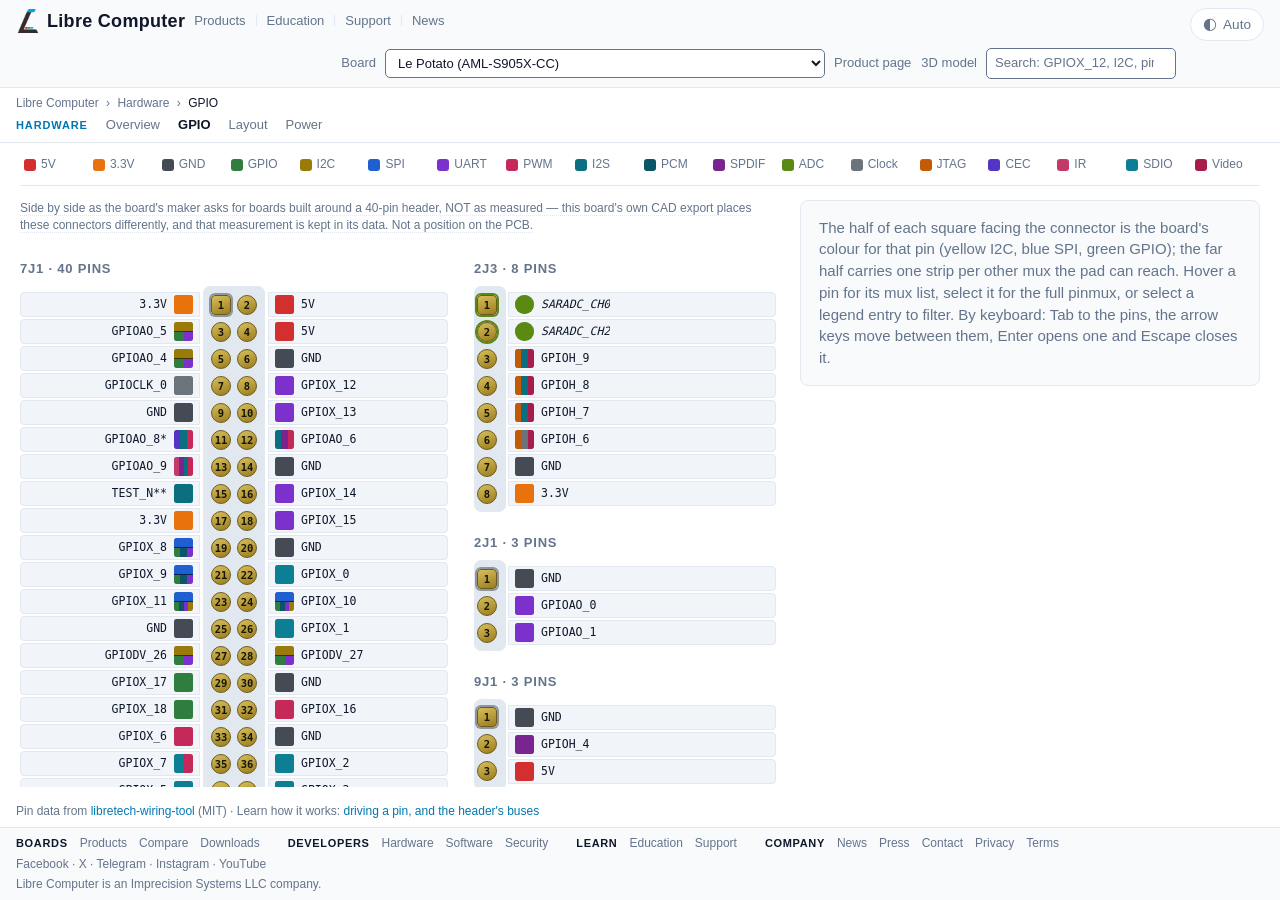
<file: index.html>
<!DOCTYPE html>
<html lang="en">
<head>
<meta charset="utf-8">
<!-- Scripts from this site only, plus the inline theme snippet by its sha256
     (tools/check-kit.py recomputes it); data, styles and images same-origin,
     data: for the kit's logo. GitHub Pages sets no headers, so it is a meta. -->
<meta http-equiv="Content-Security-Policy" content="default-src 'self'; script-src 'self' 'sha256-oHIc59mqgn9ICn5smlJlKAoSorMm9lRvLXPlZJXSqW8='; style-src 'self' 'unsafe-inline'; img-src 'self' data:; object-src 'none'; base-uri 'none'; form-action 'none'">
<meta name="referrer" content="strict-origin-when-cross-origin">
<meta name="viewport" content="width=device-width, initial-scale=1">
<title>Libre Computer GPIO Pinout</title>
<meta name="description" content="Interactive GPIO pinout and pinmux reference for Libre Computer single-board computers.">
<!-- og -->
<meta property="og:type" content="website">
<meta property="og:site_name" content="Libre Computer">
<meta property="og:title" content="Libre Computer GPIO Pinout">
<meta property="og:description" content="Interactive GPIO pinout and pinmux reference for Libre Computer single-board computers.">
<meta property="og:url" content="https://gpio.hardware.libre.computer/">
<meta property="og:image" content="https://libre.computer/images/ogImage.webp">
<meta name="twitter:card" content="summary_large_image">
<!-- /og -->
<link rel="canonical" href="https://gpio.hardware.libre.computer/">
<link rel="icon" href="data:,">
<link rel="stylesheet" href="css/lc-kit.css">
<link rel="stylesheet" href="css/style.css">
<!-- Sets the theme before first paint, so a dark visitor never sees a white
     flash. Must stay inline and must stay ahead of the stylesheets; the copy
     is checked by tools/lc-ui-kit/sync.py against HEAD_SNIPPET in lc-kit.js. -->
<script>try{var q=new URLSearchParams(location.search),e=q.get("embed")==="1",t=e&&q.get("theme");if(e)document.documentElement.classList.add("lc-embed");var p=t==="light"||t==="dark"?t:localStorage.getItem("theme")||"auto";if(p==="dark"||(p==="auto"&&matchMedia("(prefers-color-scheme: dark)").matches))document.documentElement.classList.add("dark")}catch(x){}</script>
</head>
<body class="lc-doc">
<a class="lc-skip" href="#main">Skip to content</a>
<header class="lc-topbar">
  <div class="lc-brand">
    <a class="lc-brand-name" href="https://libre.computer">Libre Computer</a>
    <nav class="lc-sites" aria-label="Libre Computer sites">
      <a class="lc-site" href="https://libre.computer/products/">Products</a>
      <a class="lc-site" href="https://education.libre.computer/">Education</a>
      <a class="lc-site" href="https://hub.libre.computer/">Support</a>
      <a class="lc-site" href="https://libre.computer/news/">News</a>
    </nav>
  </div>
  <div class="lc-controls">
    <label for="board-select">Board</label>
    <select id="board-select" aria-label="Select board"></select>
    <input id="search" type="search" placeholder="Search: GPIOX_12, I2C, pin 7, B4…" autocomplete="off" spellcheck="false" aria-label="Search by pad, function, pin or ball">
  </div>
</header>
<nav class="lc-subnav" aria-label="Hardware">
    <div class="lc-subnav-sites">
      <nav class="lc-crumbs" aria-label="Breadcrumb"><a href="https://libre.computer/">Libre Computer</a> <span aria-hidden="true">›</span> <a href="https://hardware.libre.computer/">Hardware</a> <span aria-hidden="true">›</span> <span aria-current="page">GPIO</span></nav>
      <script type="application/ld+json">{"@context": "https://schema.org", "@type": "BreadcrumbList", "itemListElement": [{"@type": "ListItem", "position": 1, "name": "Libre Computer", "item": "https://libre.computer/"}, {"@type": "ListItem", "position": 2, "name": "Hardware", "item": "https://hardware.libre.computer/"}, {"@type": "ListItem", "position": 3, "name": "GPIO", "item": "https://gpio.hardware.libre.computer/"}]}</script>
      <span class="lc-subnav-label">Hardware</span>
      <a href="https://hardware.libre.computer/">Overview</a>
      <a href="https://gpio.hardware.libre.computer/" aria-current="true">GPIO</a>
      <a data-lc-site href="https://layout.hardware.libre.computer/">Layout</a>
      <a data-lc-site href="https://power.hardware.libre.computer/">Power</a>
    </div>
</nav>

<div id="legend-bar" role="group" aria-label="Mux classes"><div id="legend"></div></div>

<div id="board-flag-slot" hidden></div>

<main id="main">
  <h1 class="lc-vh">GPIO pinout</h1>
  <section id="diagram" aria-label="Pin headers"></section>
  <aside id="panel">
    <button id="sheet-close" type="button">Close &times;</button>
    <div id="pin-detail"></div>
  </aside>
  <!-- after #panel: style.css sizes the panel by `#diagram + #panel` -->
  <p id="pin-keys" hidden>The arrow keys move between pins; Enter opens one, Escape closes it.</p>
  <!-- the board's pins as plain HTML, written by tools/render.mjs and kept
       in step by js/app.js (both through js/pinout.js boardPageHtml) -->
  <section id="pin-table" aria-labelledby="pin-table-title"><h2 id="pin-table-title">Boards</h2><p class="board-list-lede">Interactive GPIO pinout and pinmux reference for Libre Computer single-board computers.</p><ul class="board-list"><li><a href="/all-h3-cc-h3/">Tritium H3 (ALL-H3-CC-H3)</a> · Allwinner H3, 43 pins</li><li><a href="/all-h3-cc-h5/">Tritium H5 (ALL-H3-CC-H5)</a> · Allwinner H5, 43 pins</li><li><a href="/aml-a311d-cc/">Alta (AML-A311D-CC)</a> · Amlogic A311D, 43 pins</li><li><a href="/aml-a311d-cm/">Alta Compute Module (AML-A311D-CM)</a> · Amlogic A311D, 200 pins</li><li><a href="/aml-s805x-ac/">La Frite (AML-S805X-AC)</a> · Amlogic S805X, 48 pins</li><li><a href="/aml-s805x-ac-v2/">Das Frite (AML-S805X-AC-V2)</a> · Amlogic S805X, 44 pins</li><li><a href="/aml-s905d3-cc/">Solitude (AML-S905D3-CC)</a> · Amlogic S905D3, 43 pins</li><li><a href="/aml-s905d3-cm/">Solitude Compute Module (AML-S905D3-CM)</a> · Amlogic S905D3, 200 pins</li><li><a href="/aml-s905x-cc/">Le Potato (AML-S905X-CC)</a> · Amlogic S905X, 54 pins</li><li><a href="/aml-s905x-cc-v2/">Sweet Potato (AML-S905X-CC-V2)</a> · Amlogic S905X, 54 pins</li><li><a href="/roc-rk3328-cc/">Renegade (ROC-RK3328-CC)</a> · Rockchip RK3328, 46 pins</li><li><a href="/roc-rk3399-pc/">Renegade Elite (ROC-RK3399-PC)</a> · Rockchip RK3399, 135 pins</li></ul></section><!-- /pin-table -->
</main>

<p class="lc-page-note">Pin data from <a href="https://github.com/libre-computer-project/libretech-wiring-tool">libretech-wiring-tool</a> (MIT)
  &middot; Learn how it works: <a href="https://education.libre.computer/modules/io/">driving a pin, and the header's buses</a></p>
<footer class="lc-footer">
  <nav class="lc-footer-links" aria-label="Libre Computer">
    <div class="lc-footer-group"><span class="lc-footer-head">Boards</span><a href="https://libre.computer/products/">Products</a><a href="https://libre.computer/compare/">Compare</a><a href="https://libre.computer/downloads/">Downloads</a></div>
    <div class="lc-footer-group"><span class="lc-footer-head">Developers</span><a href="https://hardware.libre.computer/">Hardware</a><a href="https://software.libre.computer/">Software</a><a href="https://libre.computer/security/">Security</a></div>
    <div class="lc-footer-group"><span class="lc-footer-head">Learn</span><a href="https://education.libre.computer/">Education</a><a href="https://hub.libre.computer/">Support</a></div>
    <div class="lc-footer-group"><span class="lc-footer-head">Company</span><a href="https://libre.computer/news/">News</a><a href="https://libre.computer/press/">Press</a><a href="https://libre.computer/#contact">Contact</a><a href="https://libre.computer/privacy/">Privacy</a><a href="https://libre.computer/terms/">Terms</a></div>
  </nav>
  <p class="lc-footer-social"><a href="https://facebook.com/librecomputer" rel="noopener">Facebook</a> &middot; <a href="https://x.com/LibreComputer" rel="noopener">X</a> &middot; <a href="https://t.me/libre_computer" rel="noopener">Telegram</a> &middot; <a href="https://www.instagram.com/librecomputer/" rel="noopener">Instagram</a> &middot; <a href="https://www.youtube.com/c/LibreComputer" rel="noopener">YouTube</a></p>
  <p class="lc-footer-company">Libre Computer is an <a href="https://imprecisionsystems.com/" rel="noopener">Imprecision Systems LLC</a> company.</p>
</footer>

<div id="tooltip" class="lc-tooltip" hidden></div>
<script type="module" src="js/app.js"></script>
</body>
</html>
</file>
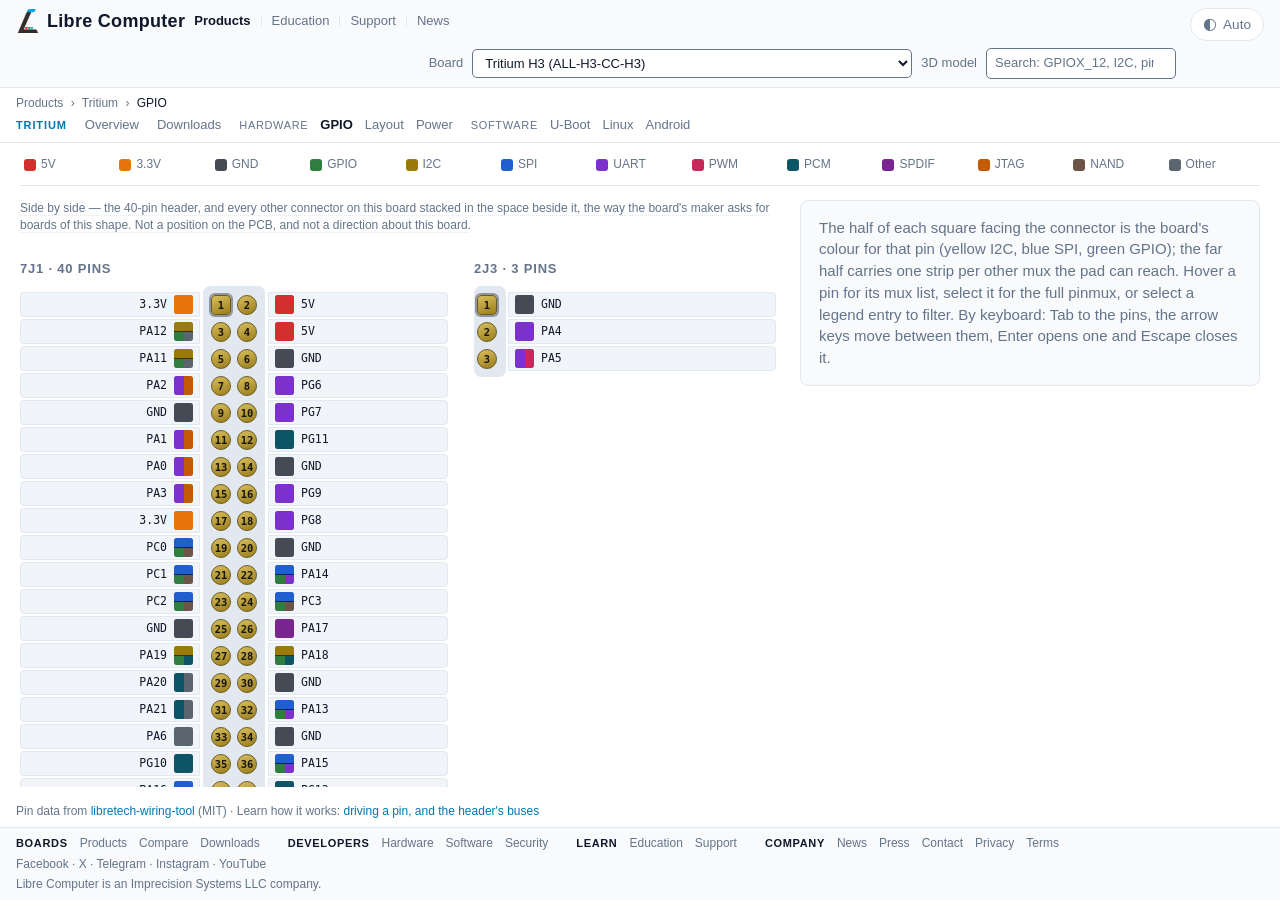
<file: all-h3-cc-h3/index.html>
<!DOCTYPE html>
<html lang="en">
<head>
<meta charset="utf-8">
<!-- Scripts from this site only, plus the inline theme snippet by its sha256
     (tools/check-kit.py recomputes it); data, styles and images same-origin,
     data: for the kit's logo. GitHub Pages sets no headers, so it is a meta. -->
<meta http-equiv="Content-Security-Policy" content="default-src 'self'; script-src 'self' 'sha256-oHIc59mqgn9ICn5smlJlKAoSorMm9lRvLXPlZJXSqW8='; style-src 'self' 'unsafe-inline'; img-src 'self' data:; object-src 'none'; base-uri 'none'; form-action 'none'">
<meta name="referrer" content="strict-origin-when-cross-origin">
<meta name="viewport" content="width=device-width, initial-scale=1">
<title>Tritium H3 (ALL-H3-CC-H3) GPIO Pinout — Libre Computer</title>
<meta name="description" content="GPIO pinout and pinmux for the Libre Computer Tritium H3 (ALL-H3-CC-H3, Allwinner H3): every header pin&#39;s name, type, alternate functions and GPIO line.">
<!-- og -->
<meta property="og:type" content="website">
<meta property="og:site_name" content="Libre Computer">
<meta property="og:title" content="Tritium H3 (ALL-H3-CC-H3) GPIO Pinout — Libre Computer">
<meta property="og:description" content="GPIO pinout and pinmux for the Libre Computer Tritium H3 (ALL-H3-CC-H3, Allwinner H3): every header pin's name, type, alternate functions and GPIO line.">
<meta property="og:url" content="https://gpio.hardware.libre.computer/all-h3-cc-h3/">
<meta property="og:image" content="https://libre.computer/images/ogImage.webp">
<meta name="twitter:card" content="summary_large_image">
<!-- /og -->
<link rel="canonical" href="https://gpio.hardware.libre.computer/all-h3-cc-h3/">
<link rel="icon" href="data:,">
<link rel="stylesheet" href="../css/lc-kit.css">
<link rel="stylesheet" href="../css/style.css">
<!-- Sets the theme before first paint, so a dark visitor never sees a white
     flash. Must stay inline and must stay ahead of the stylesheets; the copy
     is checked by tools/lc-ui-kit/sync.py against HEAD_SNIPPET in lc-kit.js. -->
<script>try{var q=new URLSearchParams(location.search),e=q.get("embed")==="1",t=e&&q.get("theme");if(e)document.documentElement.classList.add("lc-embed");var p=t==="light"||t==="dark"?t:localStorage.getItem("theme")||"auto";if(p==="dark"||(p==="auto"&&matchMedia("(prefers-color-scheme: dark)").matches))document.documentElement.classList.add("dark")}catch(x){}</script>
</head>
<body class="lc-doc" data-board="all-h3-cc-h3">
<a class="lc-skip" href="#main">Skip to content</a>
<header class="lc-topbar">
  <div class="lc-brand">
    <a class="lc-brand-name" href="https://libre.computer">Libre Computer</a>
    <nav class="lc-sites" aria-label="Libre Computer sites">
      <a class="lc-site" href="https://libre.computer/products/" aria-current="true">Products</a>
      <a class="lc-site" href="https://education.libre.computer/">Education</a>
      <a class="lc-site" href="https://hub.libre.computer/">Support</a>
      <a class="lc-site" href="https://libre.computer/news/">News</a>
    </nav>
  </div>
  <div class="lc-controls">
    <label for="board-select">Board</label>
    <select id="board-select" aria-label="Select board"></select>
    <input id="search" type="search" placeholder="Search: GPIOX_12, I2C, pin 7, B4…" autocomplete="off" spellcheck="false" aria-label="Search by pad, function, pin or ball">
  </div>
</header>
<nav class="lc-subnav" aria-label="Hardware">
    <div class="lc-subnav-sites">
      <nav class="lc-crumbs" aria-label="Breadcrumb"><a href="https://libre.computer/products/">Products</a> <span aria-hidden="true">›</span> <a href="https://libre.computer/products/all-h3-cc/">Tritium</a> <span aria-hidden="true">›</span> <span aria-current="page">GPIO</span></nav>
      <script type="application/ld+json">{"@context": "https://schema.org", "@type": "BreadcrumbList", "itemListElement": [{"@type": "ListItem", "position": 1, "name": "Products", "item": "https://libre.computer/products/"}, {"@type": "ListItem", "position": 2, "name": "Tritium", "item": "https://libre.computer/products/all-h3-cc/"}, {"@type": "ListItem", "position": 3, "name": "GPIO", "item": "https://gpio.hardware.libre.computer/all-h3-cc-h3/"}]}</script>
      <span class="lc-subnav-label">Tritium</span>
      <a href="https://libre.computer/products/all-h3-cc/">Overview</a>
      <a href="https://libre.computer/downloads/all-h3-cc/">Downloads</a>
      <span class="lc-board-group"><span class="lc-board-group-label">Hardware</span> <a href="https://gpio.hardware.libre.computer/all-h3-cc-h3/" aria-current="page">GPIO</a> <a href="https://layout.hardware.libre.computer/all-h3-cc/">Layout</a> <a href="https://power.hardware.libre.computer/all-h3-cc/">Power</a></span>
      <span class="lc-board-group"><span class="lc-board-group-label">Software</span> <a href="https://u-boot.software.libre.computer/features/all-h3-cc/">U-Boot</a> <a href="https://linux.software.libre.computer/features/all-h3-cc/">Linux</a> <a href="https://android.software.libre.computer/features/all-h3-cc/">Android</a></span>
    </div>
</nav>

<div id="legend-bar" role="group" aria-label="Mux classes"><div id="legend"></div></div>

<div id="board-flag-slot" hidden></div>

<main id="main">
  <h1 class="lc-vh">GPIO pinout</h1>
  <section id="diagram" aria-label="Pin headers"></section>
  <aside id="panel">
    <button id="sheet-close" type="button">Close &times;</button>
    <div id="pin-detail"></div>
  </aside>
  <!-- after #panel: style.css sizes the panel by `#diagram + #panel` -->
  <p id="pin-keys" hidden>The arrow keys move between pins; Enter opens one, Escape closes it.</p>
  <!-- the board's pins as plain HTML, written by tools/render.mjs and kept
       in step by js/app.js (both through js/pinout.js boardPageHtml) -->
  <section id="pin-table" data-board="all-h3-cc-h3" aria-labelledby="pin-table-title"><h2 id="pin-table-title">Tritium H3 (ALL-H3-CC-H3) pin table</h2><p>Allwinner H3 · 2 headers: 7J1 (40 pins), 2J3 (3 pins).</p><div class="lc-table-scroll"><table class="lc-table pin-table"><caption>7J1 · 40 pins</caption><thead><tr><th scope="col">Pin</th><th scope="col">Name</th><th scope="col">Board signal</th><th scope="col">Type</th><th scope="col">Functions</th><th scope="col">GPIO</th></tr></thead><tbody><tr><th scope="row">1</th><td>3.3V</td><td>VCC3V3-OUT</td><td>3.3V power</td><td></td><td></td></tr><tr><th scope="row">2</th><td>5V</td><td>VCC5V</td><td>5V power</td><td></td><td></td></tr><tr><th scope="row">3</th><td>PA12</td><td>TWI0-SDA</td><td>I2C</td><td>TWI0_SDA, DI_RX, PA_EINT12</td><td>gpiochip1 line 12</td></tr><tr><th scope="row">4</th><td>5V</td><td>VCC5V</td><td>5V power</td><td></td><td></td></tr><tr><th scope="row">5</th><td>PA11</td><td>TWI0-SCK</td><td>I2C</td><td>TWI0_SCK, DI_TX, PA_EINT11</td><td>gpiochip1 line 11</td></tr><tr><th scope="row">6</th><td>GND</td><td></td><td>Ground</td><td></td><td></td></tr><tr><th scope="row">7</th><td>PA2</td><td>CPUX-TDO</td><td>GPIO</td><td>UART2_RTS, JTAG_DO0, PA_EINT2</td><td>gpiochip1 line 2</td></tr><tr><th scope="row">8</th><td>PG6</td><td>AP-UART1-TX</td><td>GPIO</td><td>UART1_TX, PG_EINT6</td><td>gpiochip1 line 198</td></tr><tr><th scope="row">9</th><td>GND</td><td></td><td>Ground</td><td></td><td></td></tr><tr><th scope="row">10</th><td>PG7</td><td>AP-UART1-RX</td><td>GPIO</td><td>UART1_RX, PG_EINT7</td><td>gpiochip1 line 199</td></tr><tr><th scope="row">11</th><td>PA1</td><td>CPUX-TCK</td><td>GPIO</td><td>UART2_RX, JTAG_CK0, PA_EINT1</td><td>gpiochip1 line 1</td></tr><tr><th scope="row">12</th><td>PG11</td><td>BB-PCM-CLK</td><td>GPIO</td><td>PCM1_CLK, PG_EINT11</td><td>gpiochip1 line 203</td></tr><tr><th scope="row">13</th><td>PA0</td><td>CPUX-TMS</td><td>GPIO</td><td>UART2_TX, JTAG_MS0, PA_EINT0</td><td>gpiochip1 line 0</td></tr><tr><th scope="row">14</th><td>GND</td><td></td><td>Ground</td><td></td><td></td></tr><tr><th scope="row">15</th><td>PA3</td><td>CPUX-TDI</td><td>GPIO</td><td>UART2_CTS, JTAG_DI0, PA_EINT3</td><td>gpiochip1 line 3</td></tr><tr><th scope="row">16</th><td>PG9</td><td>AP-UART1-CTS</td><td>GPIO</td><td>UART1_CTS, PG_EINT9</td><td>gpiochip1 line 201</td></tr><tr><th scope="row">17</th><td>3.3V</td><td>VCC3V3-OUT</td><td>3.3V power</td><td></td><td></td></tr><tr><th scope="row">18</th><td>PG8</td><td>AP-UART1-RTS</td><td>GPIO</td><td>UART1_RTS, PG_EINT8</td><td>gpiochip1 line 200</td></tr><tr><th scope="row">19</th><td>PC0</td><td>SPI0-MOSI</td><td>SPI</td><td>NAND_WE, SPI0_MOSI</td><td>gpiochip1 line 64</td></tr><tr><th scope="row">20</th><td>GND</td><td></td><td>Ground</td><td></td><td></td></tr><tr><th scope="row">21</th><td>PC1</td><td>SPI0-MISO</td><td>SPI</td><td>NAND_ALE, SPI0_MISO</td><td>gpiochip1 line 65</td></tr><tr><th scope="row">22</th><td>PA14</td><td>UART3-RX</td><td>SPI</td><td>SPI1_CLK, UART3_RX, PA_EINT14</td><td>gpiochip1 line 14</td></tr><tr><th scope="row">23</th><td>PC2</td><td>SPI0-CLK</td><td>SPI</td><td>NAND_CLE, SPI0_CLK</td><td>gpiochip1 line 66</td></tr><tr><th scope="row">24</th><td>PC3</td><td>SPI0-CS</td><td>SPI</td><td>NAND_CE1, SPI0_CS</td><td>gpiochip1 line 67</td></tr><tr><th scope="row">25</th><td>GND</td><td></td><td>Ground</td><td></td><td></td></tr><tr><th scope="row">26</th><td>PA17</td><td>SPDIF</td><td>GPIO</td><td>SPDIF_OUT, PA_EINT17</td><td>gpiochip1 line 17</td></tr><tr><th scope="row">27</th><td>PA19</td><td>I2S0-SCLK</td><td>I2C</td><td>PCM0_CLK, TWI1_SDA, PA_EINT19</td><td>gpiochip1 line 19</td></tr><tr><th scope="row">28</th><td>PA18</td><td>I2S0-LRCK</td><td>I2C</td><td>PCM0_SYNC, TWI1_SCK, PA_EINT18</td><td>gpiochip1 line 18</td></tr><tr><th scope="row">29</th><td>PA20</td><td>I2S0-SDO</td><td>GPIO</td><td>PCM0_DOUT, SIM_VPPEN, PA_EINT20</td><td>gpiochip1 line 20</td></tr><tr><th scope="row">30</th><td>GND</td><td></td><td>Ground</td><td></td><td></td></tr><tr><th scope="row">31</th><td>PA21</td><td>I2S0-SDI</td><td>GPIO</td><td>PCM0_DIN, SIM_VPPPP, PA_EINT21</td><td>gpiochip1 line 21</td></tr><tr><th scope="row">32</th><td>PA13</td><td>UART3-TX</td><td>SPI</td><td>SPI1_CS, UART3_TX, PA_EINT13</td><td>gpiochip1 line 13</td></tr><tr><th scope="row">33</th><td>PA6</td><td>PWM1</td><td>GPIO</td><td>SIM_PWREN, PA_EINT6</td><td>gpiochip1 line 6</td></tr><tr><th scope="row">34</th><td>GND</td><td></td><td>Ground</td><td></td><td></td></tr><tr><th scope="row">35</th><td>PG10</td><td>BB-PCM-SYNC</td><td>GPIO</td><td>PCM1_SYNC, PG_EINT10</td><td>gpiochip1 line 202</td></tr><tr><th scope="row">36</th><td>PA15</td><td>UART3-RTS</td><td>SPI</td><td>SPI1_MOSI, UART3_RTS, PA_EINT15</td><td>gpiochip1 line 15</td></tr><tr><th scope="row">37</th><td>PA16</td><td>UART3-CTS</td><td>SPI</td><td>SPI1_MISO, UART3_CTS, PA_EINT16</td><td>gpiochip1 line 16</td></tr><tr><th scope="row">38</th><td>PG13</td><td>BB-PCM-DIN</td><td>GPIO</td><td>PCM1_DIN, PG_EINT13</td><td>gpiochip1 line 205</td></tr><tr><th scope="row">39</th><td>GND</td><td></td><td>Ground</td><td></td><td></td></tr><tr><th scope="row">40</th><td>PG12</td><td>BB-PCM-DOUT</td><td>GPIO</td><td>PCM1_DOUT, PG_EINT12</td><td>gpiochip1 line 204</td></tr></tbody></table></div><div class="lc-table-scroll"><table class="lc-table pin-table"><caption>2J3 · 3 pins</caption><thead><tr><th scope="col">Pin</th><th scope="col">Name</th><th scope="col">Board signal</th><th scope="col">Type</th><th scope="col">Functions</th><th scope="col">GPIO</th></tr></thead><tbody><tr><th scope="row">1</th><td>GND</td><td></td><td>Ground</td><td></td><td></td></tr><tr><th scope="row">2</th><td>PA4</td><td>CPUX-TX</td><td>GPIO</td><td>UART0_TX, PA_EINT4</td><td>gpiochip1 line 4</td></tr><tr><th scope="row">3</th><td>PA5</td><td>CPUX-RX</td><td>GPIO</td><td>UART0_RX, PWM0, PA_EINT5</td><td>gpiochip1 line 5</td></tr></tbody></table></div></section><!-- /pin-table -->
</main>

<p class="lc-page-note">Pin data from <a href="https://github.com/libre-computer-project/libretech-wiring-tool">libretech-wiring-tool</a> (MIT)
  &middot; Learn how it works: <a href="https://education.libre.computer/modules/io/">driving a pin, and the header's buses</a></p>
<footer class="lc-footer">
  <nav class="lc-footer-links" aria-label="Libre Computer">
    <div class="lc-footer-group"><span class="lc-footer-head">Boards</span><a href="https://libre.computer/products/">Products</a><a href="https://libre.computer/compare/">Compare</a><a href="https://libre.computer/downloads/">Downloads</a></div>
    <div class="lc-footer-group"><span class="lc-footer-head">Developers</span><a href="https://hardware.libre.computer/">Hardware</a><a href="https://software.libre.computer/">Software</a><a href="https://libre.computer/security/">Security</a></div>
    <div class="lc-footer-group"><span class="lc-footer-head">Learn</span><a href="https://education.libre.computer/">Education</a><a href="https://hub.libre.computer/">Support</a></div>
    <div class="lc-footer-group"><span class="lc-footer-head">Company</span><a href="https://libre.computer/news/">News</a><a href="https://libre.computer/press/">Press</a><a href="https://libre.computer/#contact">Contact</a><a href="https://libre.computer/privacy/">Privacy</a><a href="https://libre.computer/terms/">Terms</a></div>
  </nav>
  <p class="lc-footer-social"><a href="https://facebook.com/librecomputer" rel="noopener">Facebook</a> &middot; <a href="https://x.com/LibreComputer" rel="noopener">X</a> &middot; <a href="https://t.me/libre_computer" rel="noopener">Telegram</a> &middot; <a href="https://www.instagram.com/librecomputer/" rel="noopener">Instagram</a> &middot; <a href="https://www.youtube.com/c/LibreComputer" rel="noopener">YouTube</a></p>
  <p class="lc-footer-company">Libre Computer is an <a href="https://imprecisionsystems.com/" rel="noopener">Imprecision Systems LLC</a> company.</p>
</footer>

<div id="tooltip" class="lc-tooltip" hidden></div>
<script type="module" src="../js/app.js"></script>
</body>
</html>
</file>
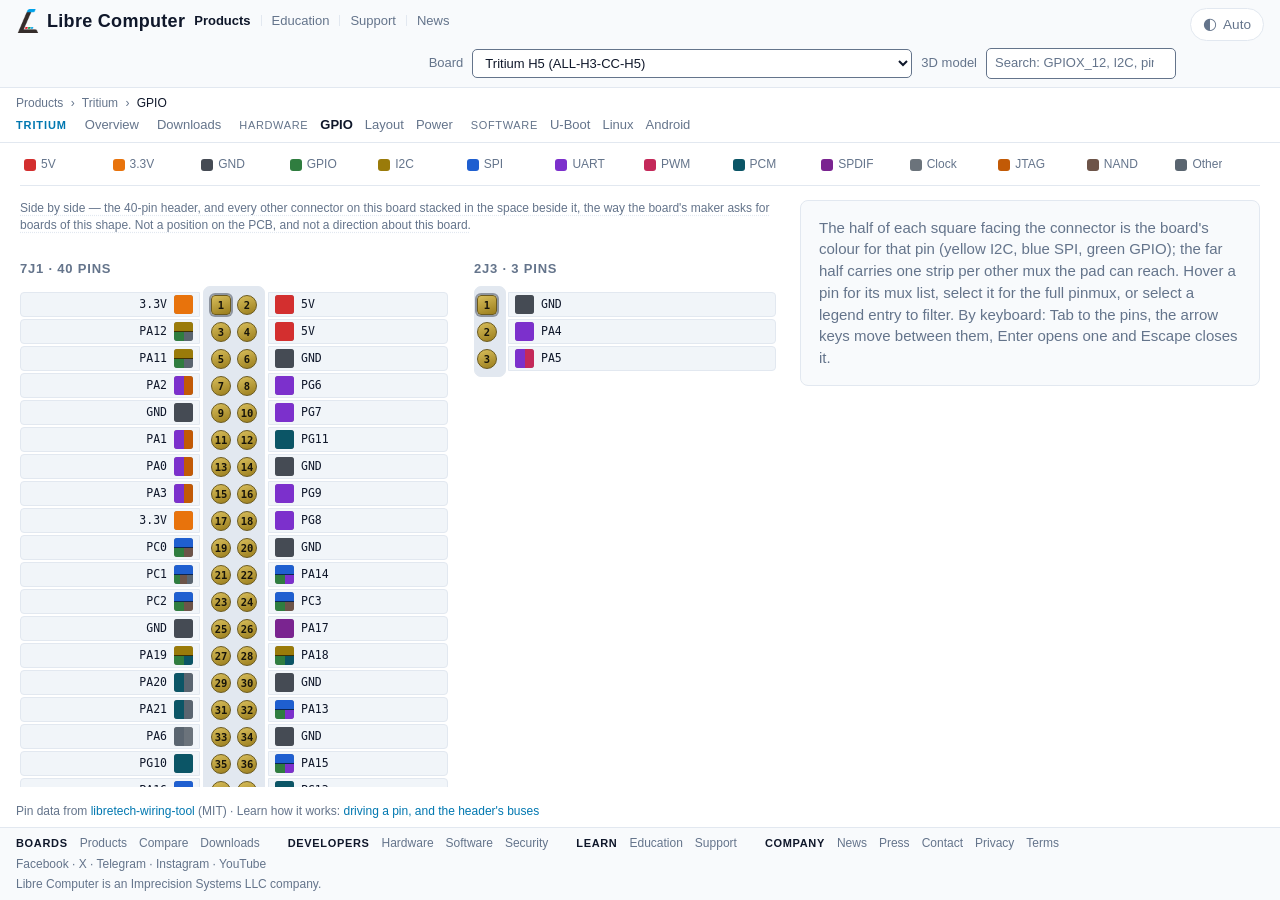
<file: all-h3-cc-h5/index.html>
<!DOCTYPE html>
<html lang="en">
<head>
<meta charset="utf-8">
<!-- Scripts from this site only, plus the inline theme snippet by its sha256
     (tools/check-kit.py recomputes it); data, styles and images same-origin,
     data: for the kit's logo. GitHub Pages sets no headers, so it is a meta. -->
<meta http-equiv="Content-Security-Policy" content="default-src 'self'; script-src 'self' 'sha256-oHIc59mqgn9ICn5smlJlKAoSorMm9lRvLXPlZJXSqW8='; style-src 'self' 'unsafe-inline'; img-src 'self' data:; object-src 'none'; base-uri 'none'; form-action 'none'">
<meta name="referrer" content="strict-origin-when-cross-origin">
<meta name="viewport" content="width=device-width, initial-scale=1">
<title>Tritium H5 (ALL-H3-CC-H5) GPIO Pinout — Libre Computer</title>
<meta name="description" content="GPIO pinout and pinmux for the Libre Computer Tritium H5 (ALL-H3-CC-H5, Allwinner H5): every header pin&#39;s name, type, alternate functions and GPIO line.">
<!-- og -->
<meta property="og:type" content="website">
<meta property="og:site_name" content="Libre Computer">
<meta property="og:title" content="Tritium H5 (ALL-H3-CC-H5) GPIO Pinout — Libre Computer">
<meta property="og:description" content="GPIO pinout and pinmux for the Libre Computer Tritium H5 (ALL-H3-CC-H5, Allwinner H5): every header pin's name, type, alternate functions and GPIO line.">
<meta property="og:url" content="https://gpio.hardware.libre.computer/all-h3-cc-h5/">
<meta property="og:image" content="https://libre.computer/images/ogImage.webp">
<meta name="twitter:card" content="summary_large_image">
<!-- /og -->
<link rel="canonical" href="https://gpio.hardware.libre.computer/all-h3-cc-h5/">
<link rel="icon" href="data:,">
<link rel="stylesheet" href="../css/lc-kit.css">
<link rel="stylesheet" href="../css/style.css">
<!-- Sets the theme before first paint, so a dark visitor never sees a white
     flash. Must stay inline and must stay ahead of the stylesheets; the copy
     is checked by tools/lc-ui-kit/sync.py against HEAD_SNIPPET in lc-kit.js. -->
<script>try{var q=new URLSearchParams(location.search),e=q.get("embed")==="1",t=e&&q.get("theme");if(e)document.documentElement.classList.add("lc-embed");var p=t==="light"||t==="dark"?t:localStorage.getItem("theme")||"auto";if(p==="dark"||(p==="auto"&&matchMedia("(prefers-color-scheme: dark)").matches))document.documentElement.classList.add("dark")}catch(x){}</script>
</head>
<body class="lc-doc" data-board="all-h3-cc-h5">
<a class="lc-skip" href="#main">Skip to content</a>
<header class="lc-topbar">
  <div class="lc-brand">
    <a class="lc-brand-name" href="https://libre.computer">Libre Computer</a>
    <nav class="lc-sites" aria-label="Libre Computer sites">
      <a class="lc-site" href="https://libre.computer/products/" aria-current="true">Products</a>
      <a class="lc-site" href="https://education.libre.computer/">Education</a>
      <a class="lc-site" href="https://hub.libre.computer/">Support</a>
      <a class="lc-site" href="https://libre.computer/news/">News</a>
    </nav>
  </div>
  <div class="lc-controls">
    <label for="board-select">Board</label>
    <select id="board-select" aria-label="Select board"></select>
    <input id="search" type="search" placeholder="Search: GPIOX_12, I2C, pin 7, B4…" autocomplete="off" spellcheck="false" aria-label="Search by pad, function, pin or ball">
  </div>
</header>
<nav class="lc-subnav" aria-label="Hardware">
    <div class="lc-subnav-sites">
      <nav class="lc-crumbs" aria-label="Breadcrumb"><a href="https://libre.computer/products/">Products</a> <span aria-hidden="true">›</span> <a href="https://libre.computer/products/all-h3-cc/">Tritium</a> <span aria-hidden="true">›</span> <span aria-current="page">GPIO</span></nav>
      <script type="application/ld+json">{"@context": "https://schema.org", "@type": "BreadcrumbList", "itemListElement": [{"@type": "ListItem", "position": 1, "name": "Products", "item": "https://libre.computer/products/"}, {"@type": "ListItem", "position": 2, "name": "Tritium", "item": "https://libre.computer/products/all-h3-cc/"}, {"@type": "ListItem", "position": 3, "name": "GPIO", "item": "https://gpio.hardware.libre.computer/all-h3-cc-h5/"}]}</script>
      <span class="lc-subnav-label">Tritium</span>
      <a href="https://libre.computer/products/all-h3-cc/">Overview</a>
      <a href="https://libre.computer/downloads/all-h3-cc/">Downloads</a>
      <span class="lc-board-group"><span class="lc-board-group-label">Hardware</span> <a href="https://gpio.hardware.libre.computer/all-h3-cc-h5/" aria-current="page">GPIO</a> <a href="https://layout.hardware.libre.computer/all-h3-cc/">Layout</a> <a href="https://power.hardware.libre.computer/all-h3-cc/">Power</a></span>
      <span class="lc-board-group"><span class="lc-board-group-label">Software</span> <a href="https://u-boot.software.libre.computer/features/all-h3-cc/">U-Boot</a> <a href="https://linux.software.libre.computer/features/all-h3-cc/">Linux</a> <a href="https://android.software.libre.computer/features/all-h3-cc/">Android</a></span>
    </div>
</nav>

<div id="legend-bar" role="group" aria-label="Mux classes"><div id="legend"></div></div>

<div id="board-flag-slot" hidden></div>

<main id="main">
  <h1 class="lc-vh">GPIO pinout</h1>
  <section id="diagram" aria-label="Pin headers"></section>
  <aside id="panel">
    <button id="sheet-close" type="button">Close &times;</button>
    <div id="pin-detail"></div>
  </aside>
  <!-- after #panel: style.css sizes the panel by `#diagram + #panel` -->
  <p id="pin-keys" hidden>The arrow keys move between pins; Enter opens one, Escape closes it.</p>
  <!-- the board's pins as plain HTML, written by tools/render.mjs and kept
       in step by js/app.js (both through js/pinout.js boardPageHtml) -->
  <section id="pin-table" data-board="all-h3-cc-h5" aria-labelledby="pin-table-title"><h2 id="pin-table-title">Tritium H5 (ALL-H3-CC-H5) pin table</h2><p>Allwinner H5 · 2 headers: 7J1 (40 pins), 2J3 (3 pins).</p><div class="lc-table-scroll"><table class="lc-table pin-table"><caption>7J1 · 40 pins</caption><thead><tr><th scope="col">Pin</th><th scope="col">Name</th><th scope="col">Board signal</th><th scope="col">Type</th><th scope="col">Functions</th><th scope="col">GPIO</th></tr></thead><tbody><tr><th scope="row">1</th><td>3.3V</td><td>VCC3V3-OUT</td><td>3.3V power</td><td></td><td></td></tr><tr><th scope="row">2</th><td>5V</td><td>VCC5V</td><td>5V power</td><td></td><td></td></tr><tr><th scope="row">3</th><td>PA12</td><td>TWI0-SDA</td><td>I2C</td><td>TWI0_SDA, DI_RX, PA_EINT12</td><td>gpiochip1 line 12</td></tr><tr><th scope="row">4</th><td>5V</td><td>VCC5V</td><td>5V power</td><td></td><td></td></tr><tr><th scope="row">5</th><td>PA11</td><td>TWI0-SCK</td><td>I2C</td><td>TWI0_SCK, DI_TX, PA_EINT11</td><td>gpiochip1 line 11</td></tr><tr><th scope="row">6</th><td>GND</td><td></td><td>Ground</td><td></td><td></td></tr><tr><th scope="row">7</th><td>PA2</td><td>CPUX-TDO</td><td>GPIO</td><td>UART2_RTS, JTAG_DO0, PA_EINT2</td><td>gpiochip1 line 2</td></tr><tr><th scope="row">8</th><td>PG6</td><td>AP-UART1-TX</td><td>GPIO</td><td>UART1_TX, PG_EINT6</td><td>gpiochip1 line 198</td></tr><tr><th scope="row">9</th><td>GND</td><td></td><td>Ground</td><td></td><td></td></tr><tr><th scope="row">10</th><td>PG7</td><td>AP-UART1-RX</td><td>GPIO</td><td>UART1_RX, PG_EINT7</td><td>gpiochip1 line 199</td></tr><tr><th scope="row">11</th><td>PA1</td><td>CPUX-TCK</td><td>GPIO</td><td>UART2_RX, JTAG_CK0, PA_EINT1</td><td>gpiochip1 line 1</td></tr><tr><th scope="row">12</th><td>PG11</td><td>BB-PCM-CLK</td><td>GPIO</td><td>PCM1_CLK, PG_EINT11</td><td>gpiochip1 line 203</td></tr><tr><th scope="row">13</th><td>PA0</td><td>CPUX-TMS</td><td>GPIO</td><td>UART2_TX, JTAG_MS0, PA_EINT0</td><td>gpiochip1 line 0</td></tr><tr><th scope="row">14</th><td>GND</td><td></td><td>Ground</td><td></td><td></td></tr><tr><th scope="row">15</th><td>PA3</td><td>CPUX-TDI</td><td>GPIO</td><td>UART2_CTS, JTAG_DI0, PA_EINT3</td><td>gpiochip1 line 3</td></tr><tr><th scope="row">16</th><td>PG9</td><td>AP-UART1-CTS</td><td>GPIO</td><td>UART1_CTS, PG_EINT9</td><td>gpiochip1 line 201</td></tr><tr><th scope="row">17</th><td>3.3V</td><td>VCC3V3-OUT</td><td>3.3V power</td><td></td><td></td></tr><tr><th scope="row">18</th><td>PG8</td><td>AP-UART1-RTS</td><td>GPIO</td><td>UART1_RTS, PG_EINT8</td><td>gpiochip1 line 200</td></tr><tr><th scope="row">19</th><td>PC0</td><td>SPI0-MOSI</td><td>SPI</td><td>NAND_WE, SPI0_MOSI</td><td>gpiochip1 line 64</td></tr><tr><th scope="row">20</th><td>GND</td><td></td><td>Ground</td><td></td><td></td></tr><tr><th scope="row">21</th><td>PC1</td><td>SPI0-MISO</td><td>SPI</td><td>NAND_ALE, SPI0_MISO, SDC2_DS</td><td>gpiochip1 line 65</td></tr><tr><th scope="row">22</th><td>PA14</td><td>UART3-RX</td><td>SPI</td><td>SPI1_CLK, UART3_RX, PA_EINT14</td><td>gpiochip1 line 14</td></tr><tr><th scope="row">23</th><td>PC2</td><td>SPI0-CLK</td><td>SPI</td><td>NAND_CLE, SPI0_CLK</td><td>gpiochip1 line 66</td></tr><tr><th scope="row">24</th><td>PC3</td><td>SPI0-CS</td><td>SPI</td><td>NAND_CE1, SPI0_CS</td><td>gpiochip1 line 67</td></tr><tr><th scope="row">25</th><td>GND</td><td></td><td>Ground</td><td></td><td></td></tr><tr><th scope="row">26</th><td>PA17</td><td>SPDIF</td><td>GPIO</td><td>SPDIF_OUT, PA_EINT17</td><td>gpiochip1 line 17</td></tr><tr><th scope="row">27</th><td>PA19</td><td>I2S0-SCLK</td><td>I2C</td><td>PCM0_CLK, TWI1_SDA, PA_EINT19</td><td>gpiochip1 line 19</td></tr><tr><th scope="row">28</th><td>PA18</td><td>I2S0-LRCK</td><td>I2C</td><td>PCM0_SYNC, TWI1_SCK, PA_EINT18</td><td>gpiochip1 line 18</td></tr><tr><th scope="row">29</th><td>PA20</td><td>I2S0-SDO</td><td>GPIO</td><td>PCM0_DOUT, SIM_VPPEN, PA_EINT20</td><td>gpiochip1 line 20</td></tr><tr><th scope="row">30</th><td>GND</td><td></td><td>Ground</td><td></td><td></td></tr><tr><th scope="row">31</th><td>PA21</td><td>I2S0-SDI</td><td>GPIO</td><td>PCM0_DIN, SIM_VPPPP, PA_EINT21</td><td>gpiochip1 line 21</td></tr><tr><th scope="row">32</th><td>PA13</td><td>UART3-TX</td><td>SPI</td><td>SPI1_CS, UART3_TX, PA_EINT13</td><td>gpiochip1 line 13</td></tr><tr><th scope="row">33</th><td>PA6</td><td>PWM1</td><td>GPIO</td><td>SIM_PWREN, PCM0_MCLK, PA_EINT6</td><td>gpiochip1 line 6</td></tr><tr><th scope="row">34</th><td>GND</td><td></td><td>Ground</td><td></td><td></td></tr><tr><th scope="row">35</th><td>PG10</td><td>BB-PCM-SYNC</td><td>GPIO</td><td>PCM1_SYNC, PG_EINT10</td><td>gpiochip1 line 202</td></tr><tr><th scope="row">36</th><td>PA15</td><td>UART3-RTS</td><td>SPI</td><td>SPI1_MOSI, UART3_RTS, PA_EINT15</td><td>gpiochip1 line 15</td></tr><tr><th scope="row">37</th><td>PA16</td><td>UART3-CTS</td><td>SPI</td><td>SPI1_MISO, UART3_CTS, PA_EINT16</td><td>gpiochip1 line 16</td></tr><tr><th scope="row">38</th><td>PG13</td><td>BB-PCM-DIN</td><td>GPIO</td><td>PCM1_DIN, PG_EINT13</td><td>gpiochip1 line 205</td></tr><tr><th scope="row">39</th><td>GND</td><td></td><td>Ground</td><td></td><td></td></tr><tr><th scope="row">40</th><td>PG12</td><td>BB-PCM-DOUT</td><td>GPIO</td><td>PCM1_DOUT, PG_EINT12</td><td>gpiochip1 line 204</td></tr></tbody></table></div><div class="lc-table-scroll"><table class="lc-table pin-table"><caption>2J3 · 3 pins</caption><thead><tr><th scope="col">Pin</th><th scope="col">Name</th><th scope="col">Board signal</th><th scope="col">Type</th><th scope="col">Functions</th><th scope="col">GPIO</th></tr></thead><tbody><tr><th scope="row">1</th><td>GND</td><td></td><td>Ground</td><td></td><td></td></tr><tr><th scope="row">2</th><td>PA4</td><td>CPUX-TX</td><td>GPIO</td><td>UART0_TX, PA_EINT4</td><td>gpiochip1 line 4</td></tr><tr><th scope="row">3</th><td>PA5</td><td>CPUX-RX</td><td>GPIO</td><td>UART0_RX, PWM0, PA_EINT5</td><td>gpiochip1 line 5</td></tr></tbody></table></div></section><!-- /pin-table -->
</main>

<p class="lc-page-note">Pin data from <a href="https://github.com/libre-computer-project/libretech-wiring-tool">libretech-wiring-tool</a> (MIT)
  &middot; Learn how it works: <a href="https://education.libre.computer/modules/io/">driving a pin, and the header's buses</a></p>
<footer class="lc-footer">
  <nav class="lc-footer-links" aria-label="Libre Computer">
    <div class="lc-footer-group"><span class="lc-footer-head">Boards</span><a href="https://libre.computer/products/">Products</a><a href="https://libre.computer/compare/">Compare</a><a href="https://libre.computer/downloads/">Downloads</a></div>
    <div class="lc-footer-group"><span class="lc-footer-head">Developers</span><a href="https://hardware.libre.computer/">Hardware</a><a href="https://software.libre.computer/">Software</a><a href="https://libre.computer/security/">Security</a></div>
    <div class="lc-footer-group"><span class="lc-footer-head">Learn</span><a href="https://education.libre.computer/">Education</a><a href="https://hub.libre.computer/">Support</a></div>
    <div class="lc-footer-group"><span class="lc-footer-head">Company</span><a href="https://libre.computer/news/">News</a><a href="https://libre.computer/press/">Press</a><a href="https://libre.computer/#contact">Contact</a><a href="https://libre.computer/privacy/">Privacy</a><a href="https://libre.computer/terms/">Terms</a></div>
  </nav>
  <p class="lc-footer-social"><a href="https://facebook.com/librecomputer" rel="noopener">Facebook</a> &middot; <a href="https://x.com/LibreComputer" rel="noopener">X</a> &middot; <a href="https://t.me/libre_computer" rel="noopener">Telegram</a> &middot; <a href="https://www.instagram.com/librecomputer/" rel="noopener">Instagram</a> &middot; <a href="https://www.youtube.com/c/LibreComputer" rel="noopener">YouTube</a></p>
  <p class="lc-footer-company">Libre Computer is an <a href="https://imprecisionsystems.com/" rel="noopener">Imprecision Systems LLC</a> company.</p>
</footer>

<div id="tooltip" class="lc-tooltip" hidden></div>
<script type="module" src="../js/app.js"></script>
</body>
</html>
</file>
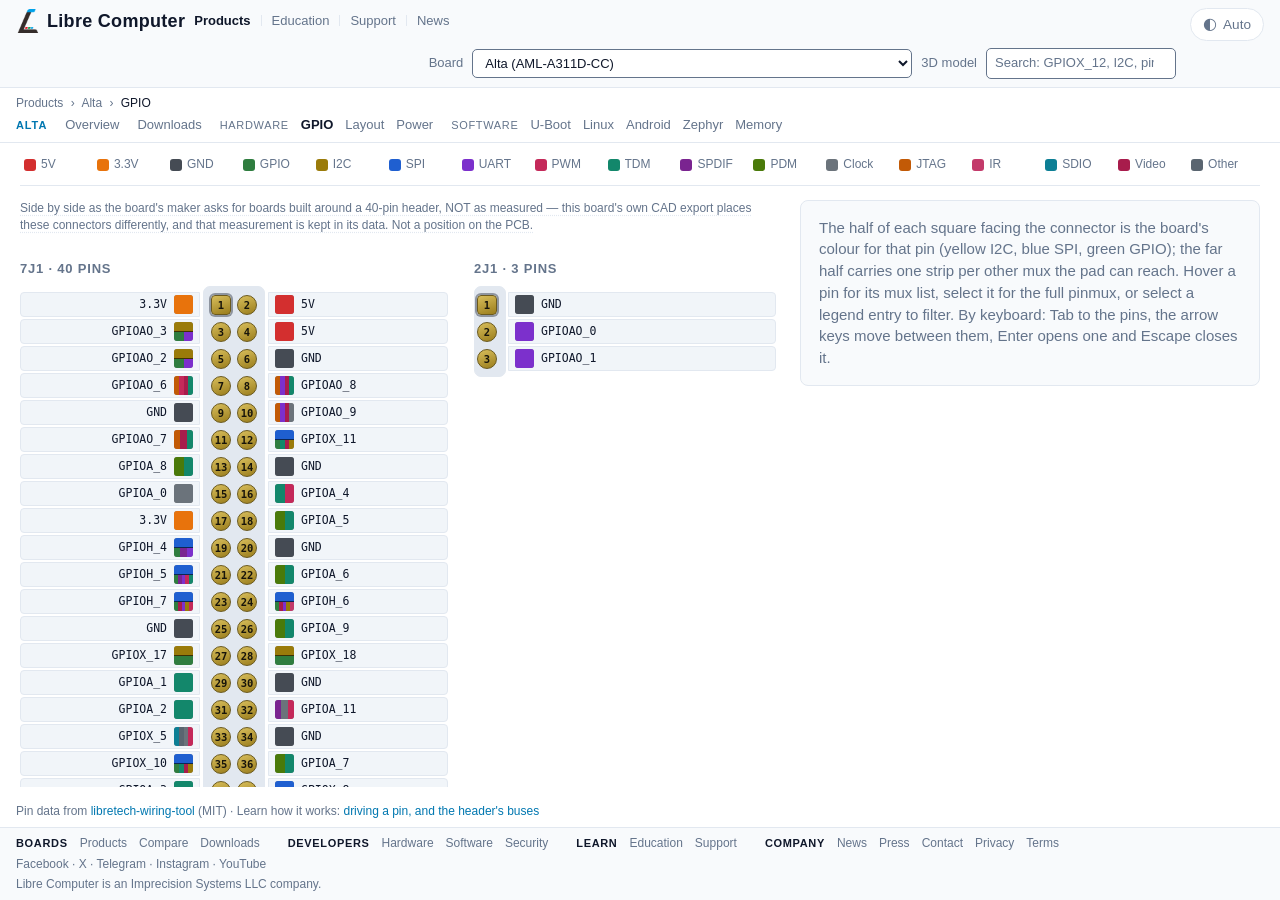
<file: aml-a311d-cc/index.html>
<!DOCTYPE html>
<html lang="en">
<head>
<meta charset="utf-8">
<!-- Scripts from this site only, plus the inline theme snippet by its sha256
     (tools/check-kit.py recomputes it); data, styles and images same-origin,
     data: for the kit's logo. GitHub Pages sets no headers, so it is a meta. -->
<meta http-equiv="Content-Security-Policy" content="default-src 'self'; script-src 'self' 'sha256-oHIc59mqgn9ICn5smlJlKAoSorMm9lRvLXPlZJXSqW8='; style-src 'self' 'unsafe-inline'; img-src 'self' data:; object-src 'none'; base-uri 'none'; form-action 'none'">
<meta name="referrer" content="strict-origin-when-cross-origin">
<meta name="viewport" content="width=device-width, initial-scale=1">
<title>Alta (AML-A311D-CC) GPIO Pinout — Libre Computer</title>
<meta name="description" content="GPIO pinout and pinmux for the Libre Computer Alta (AML-A311D-CC, Amlogic A311D): every header pin&#39;s name, type, alternate functions and GPIO line.">
<!-- og -->
<meta property="og:type" content="website">
<meta property="og:site_name" content="Libre Computer">
<meta property="og:title" content="Alta (AML-A311D-CC) GPIO Pinout — Libre Computer">
<meta property="og:description" content="GPIO pinout and pinmux for the Libre Computer Alta (AML-A311D-CC, Amlogic A311D): every header pin's name, type, alternate functions and GPIO line.">
<meta property="og:url" content="https://gpio.hardware.libre.computer/aml-a311d-cc/">
<meta property="og:image" content="https://libre.computer/images/ogImage.webp">
<meta name="twitter:card" content="summary_large_image">
<!-- /og -->
<link rel="canonical" href="https://gpio.hardware.libre.computer/aml-a311d-cc/">
<link rel="icon" href="data:,">
<link rel="stylesheet" href="../css/lc-kit.css">
<link rel="stylesheet" href="../css/style.css">
<!-- Sets the theme before first paint, so a dark visitor never sees a white
     flash. Must stay inline and must stay ahead of the stylesheets; the copy
     is checked by tools/lc-ui-kit/sync.py against HEAD_SNIPPET in lc-kit.js. -->
<script>try{var q=new URLSearchParams(location.search),e=q.get("embed")==="1",t=e&&q.get("theme");if(e)document.documentElement.classList.add("lc-embed");var p=t==="light"||t==="dark"?t:localStorage.getItem("theme")||"auto";if(p==="dark"||(p==="auto"&&matchMedia("(prefers-color-scheme: dark)").matches))document.documentElement.classList.add("dark")}catch(x){}</script>
</head>
<body class="lc-doc" data-board="aml-a311d-cc">
<a class="lc-skip" href="#main">Skip to content</a>
<header class="lc-topbar">
  <div class="lc-brand">
    <a class="lc-brand-name" href="https://libre.computer">Libre Computer</a>
    <nav class="lc-sites" aria-label="Libre Computer sites">
      <a class="lc-site" href="https://libre.computer/products/" aria-current="true">Products</a>
      <a class="lc-site" href="https://education.libre.computer/">Education</a>
      <a class="lc-site" href="https://hub.libre.computer/">Support</a>
      <a class="lc-site" href="https://libre.computer/news/">News</a>
    </nav>
  </div>
  <div class="lc-controls">
    <label for="board-select">Board</label>
    <select id="board-select" aria-label="Select board"></select>
    <input id="search" type="search" placeholder="Search: GPIOX_12, I2C, pin 7, B4…" autocomplete="off" spellcheck="false" aria-label="Search by pad, function, pin or ball">
  </div>
</header>
<nav class="lc-subnav" aria-label="Hardware">
    <div class="lc-subnav-sites">
      <nav class="lc-crumbs" aria-label="Breadcrumb"><a href="https://libre.computer/products/">Products</a> <span aria-hidden="true">›</span> <a href="https://libre.computer/products/aml-a311d-cc/">Alta</a> <span aria-hidden="true">›</span> <span aria-current="page">GPIO</span></nav>
      <script type="application/ld+json">{"@context": "https://schema.org", "@type": "BreadcrumbList", "itemListElement": [{"@type": "ListItem", "position": 1, "name": "Products", "item": "https://libre.computer/products/"}, {"@type": "ListItem", "position": 2, "name": "Alta", "item": "https://libre.computer/products/aml-a311d-cc/"}, {"@type": "ListItem", "position": 3, "name": "GPIO", "item": "https://gpio.hardware.libre.computer/aml-a311d-cc/"}]}</script>
      <span class="lc-subnav-label">Alta</span>
      <a href="https://libre.computer/products/aml-a311d-cc/">Overview</a>
      <a href="https://libre.computer/downloads/aml-a311d-cc/">Downloads</a>
      <span class="lc-board-group"><span class="lc-board-group-label">Hardware</span> <a href="https://gpio.hardware.libre.computer/aml-a311d-cc/" aria-current="page">GPIO</a> <a href="https://layout.hardware.libre.computer/aml-a311d-cc/">Layout</a> <a href="https://power.hardware.libre.computer/aml-a311d-cc/">Power</a></span>
      <span class="lc-board-group"><span class="lc-board-group-label">Software</span> <a href="https://u-boot.software.libre.computer/features/aml-a311d-cc/">U-Boot</a> <a href="https://linux.software.libre.computer/features/aml-a311d-cc/">Linux</a> <a href="https://android.software.libre.computer/features/aml-a311d-cc/">Android</a> <a href="https://zephyr.software.libre.computer/features/aml-a311d-cc/">Zephyr</a> <a href="https://memory.software.libre.computer/amlogic/?dram=2048">Memory</a></span>
    </div>
</nav>

<div id="legend-bar" role="group" aria-label="Mux classes"><div id="legend"></div></div>

<div id="board-flag-slot" hidden></div>

<main id="main">
  <h1 class="lc-vh">GPIO pinout</h1>
  <section id="diagram" aria-label="Pin headers"></section>
  <aside id="panel">
    <button id="sheet-close" type="button">Close &times;</button>
    <div id="pin-detail"></div>
  </aside>
  <!-- after #panel: style.css sizes the panel by `#diagram + #panel` -->
  <p id="pin-keys" hidden>The arrow keys move between pins; Enter opens one, Escape closes it.</p>
  <!-- the board's pins as plain HTML, written by tools/render.mjs and kept
       in step by js/app.js (both through js/pinout.js boardPageHtml) -->
  <section id="pin-table" data-board="aml-a311d-cc" aria-labelledby="pin-table-title"><h2 id="pin-table-title">Alta (AML-A311D-CC) pin table</h2><p>Amlogic A311D · 2 headers: 7J1 (40 pins), 2J1 (3 pins).</p><div class="lc-table-scroll"><table class="lc-table pin-table"><caption>7J1 · 40 pins</caption><thead><tr><th scope="col">Pin</th><th scope="col">Name</th><th scope="col">Board signal</th><th scope="col">Type</th><th scope="col">Functions</th><th scope="col">GPIO</th></tr></thead><tbody><tr><th scope="row">1</th><td>3.3V</td><td>VDDAO_3_3V</td><td>3.3V power</td><td></td><td></td></tr><tr><th scope="row">2</th><td>5V</td><td>VCC5V</td><td>5V power</td><td></td><td></td></tr><tr><th scope="row">3</th><td>GPIOAO_3</td><td>I2C_AO_M0_SDA</td><td>I2C</td><td>I2C_AO_M0_SDA, UART_AO_B_RX, I2C_AO_S0_SDA</td><td>gpiochip1 line 3</td></tr><tr><th scope="row">4</th><td>5V</td><td>VCC5V</td><td>5V power</td><td></td><td></td></tr><tr><th scope="row">5</th><td>GPIOAO_2</td><td>I2C_AO_M0_SCL</td><td>I2C</td><td>I2C_AO_M0_SCL, UART_AO_B_TX, I2C_AO_S0_SCL</td><td>gpiochip1 line 2</td></tr><tr><th scope="row">6</th><td>GND</td><td></td><td>Ground</td><td></td><td></td></tr><tr><th scope="row">7</th><td>GPIOAO_6</td><td>GPIOAO_6/JTAG_CLK</td><td>GPIO</td><td>JTAG_A_CLK, PWMAO_C, TSIN_A_SOP, TDMB_D2, TDMB_DIN2</td><td>gpiochip1 line 6</td></tr><tr><th scope="row">8</th><td>GPIOAO_8</td><td>GPIOAO_8/JTAG_TDI</td><td>GPIO</td><td>JTAG_A_TDI, UART_AO_B_TX, TSIN_A_CLK, TDMB_SCLK, TDMB_SLV_SCLK</td><td>gpiochip1 line 8</td></tr><tr><th scope="row">9</th><td>GND</td><td></td><td>Ground</td><td></td><td></td></tr><tr><th scope="row">10</th><td>GPIOAO_9</td><td>GPIOAO_9/JTAG_TDO</td><td>GPIO</td><td>JTAG_A_TDO, UART_AO_B_RX, TSIN_A_VALID, MCLK_0</td><td>gpiochip1 line 9</td></tr><tr><th scope="row">11</th><td>GPIOAO_7</td><td>GPIOAO_7/JTAG_TMS</td><td>GPIO</td><td>JTAG_A_TMS, TSIN_A_DIN0, TDMB_FS, TDMB_SLV_FS</td><td>gpiochip1 line 7</td></tr><tr><th scope="row">12</th><td>GPIOX_11</td><td>PCM_CLK</td><td>SPI</td><td>TDMA_SCLK, TDMA_SLV_SCLK, TSIN_B_CLK, SPI_A_SCLK, I2C_EE_M1_SCL</td><td>gpiochip0 line 76</td></tr><tr><th scope="row">13</th><td>GPIOA_8</td><td></td><td>GPIO</td><td>PDM_DIN0, TDMC_D2, TDMC_DIN2</td><td>gpiochip0 line 57</td></tr><tr><th scope="row">14</th><td>GND</td><td></td><td>Ground</td><td></td><td></td></tr><tr><th scope="row">15</th><td>GPIOA_0</td><td></td><td>GPIO</td><td>MCLK_0</td><td>gpiochip0 line 49</td></tr><tr><th scope="row">16</th><td>GPIOA_4</td><td></td><td>GPIO</td><td>TDMB_D1, TDMB_DIN1, PWM_D</td><td>gpiochip0 line 53</td></tr><tr><th scope="row">17</th><td>3.3V</td><td>VDDAO_3_3V</td><td>3.3V power</td><td></td><td></td></tr><tr><th scope="row">18</th><td>GPIOA_5</td><td></td><td>GPIO</td><td>PDM_DIN3, TDMB_DIN2, TDMB_D2</td><td>gpiochip0 line 54</td></tr><tr><th scope="row">19</th><td>GPIOH_4</td><td>SPI_B_MOSI</td><td>SPI</td><td>SPDIF_OUT, UART_EE_C_RTS, SPI_B_MOSI</td><td>gpiochip0 line 20</td></tr><tr><th scope="row">20</th><td>GND</td><td></td><td>Ground</td><td></td><td></td></tr><tr><th scope="row">21</th><td>GPIOH_5</td><td>SPI_B_MISO</td><td>SPI</td><td>SPDIF_IN, UART_EE_C_CTS, SPI_B_MISO, PWM_F, TDMB_D3, TDMB_DIN3</td><td>gpiochip0 line 21</td></tr><tr><th scope="row">22</th><td>GPIOA_6</td><td></td><td>GPIO</td><td>PDM_DIN2, TDMB_DIN3, TDMB_D3</td><td>gpiochip0 line 55</td></tr><tr><th scope="row">23</th><td>GPIOH_7</td><td>SPI_B_SCLK</td><td>SPI</td><td>ISO7816_DATA, UART_EE_C_TX, SPI_B_SCLK, I2C_EE_M1_SCL, PWM_B</td><td>gpiochip0 line 23</td></tr><tr><th scope="row">24</th><td>GPIOH_6</td><td>SPI_B_SS0</td><td>SPI</td><td>ISO7816_CLK, UART_EE_C_RX, SPI_B_SS0, I2C_EE_M1_SDA, IR_REMOTE_OUT</td><td>gpiochip0 line 22</td></tr><tr><th scope="row">25</th><td>GND</td><td></td><td>Ground</td><td></td><td></td></tr><tr><th scope="row">26</th><td>GPIOA_9</td><td></td><td>GPIO</td><td>PDM_DIN1, TDMC_D1, TDMC_DIN1</td><td>gpiochip0 line 58</td></tr><tr><th scope="row">27</th><td>GPIOX_17</td><td>I2C_EE_M2_SDA</td><td>I2C</td><td>I2C_EE_M2_SDA</td><td>gpiochip0 line 82</td></tr><tr><th scope="row">28</th><td>GPIOX_18</td><td>I2C_EE_M2_SCL</td><td>I2C</td><td>I2C_EE_M2_SCL</td><td>gpiochip0 line 83</td></tr><tr><th scope="row">29</th><td>GPIOA_1</td><td></td><td>GPIO</td><td>TDMB_SCLK, TDMB_SLV_SCLK</td><td>gpiochip0 line 50</td></tr><tr><th scope="row">30</th><td>GND</td><td></td><td>Ground</td><td></td><td></td></tr><tr><th scope="row">31</th><td>GPIOA_2</td><td></td><td>GPIO</td><td>TDMB_FS, TDMB_SLV_FS</td><td>gpiochip0 line 51</td></tr><tr><th scope="row">32</th><td>GPIOA_11</td><td></td><td>GPIO</td><td>SPDIF_OUT, MCLK_1, PWM_F</td><td>gpiochip0 line 60</td></tr><tr><th scope="row">33</th><td>GPIOX_5</td><td></td><td>GPIO</td><td>SDIO_CMD, SDCARD_CMD, MCLK_1, PWM_C</td><td>gpiochip0 line 70</td></tr><tr><th scope="row">34</th><td>GND</td><td></td><td>Ground</td><td></td><td></td></tr><tr><th scope="row">35</th><td>GPIOX_10</td><td>PCM_SYNC</td><td>SPI</td><td>TDMA_FS, TDMA_SLV_FS, TSIN_B_DIN0, SPI_A_SS0, I2C_EE_M1_SDA</td><td>gpiochip0 line 75</td></tr><tr><th scope="row">36</th><td>GPIOA_7</td><td></td><td>GPIO</td><td>PDM_DCLK, TDMC_D3, TDMC_DIN3</td><td>gpiochip0 line 56</td></tr><tr><th scope="row">37</th><td>GPIOA_3</td><td></td><td>GPIO</td><td>TDMB_D0, TDMB_DIN0</td><td>gpiochip0 line 52</td></tr><tr><th scope="row">38</th><td>GPIOX_8</td><td>PCM_DIN</td><td>SPI</td><td>TDMA_D1, TDMA_DIN1, TSIN_B_SOP, SPI_A_MOSI, PWM_C, ISO7816_CLK</td><td>gpiochip0 line 73</td></tr><tr><th scope="row">39</th><td>GND</td><td></td><td>Ground</td><td></td><td></td></tr><tr><th scope="row">40</th><td>GPIOX_9</td><td>PCM_DOUT</td><td>SPI</td><td>TDMA_D0, TDMA_DIN0, TSIN_B_VALID, SPI_A_MISO, ISO7816_DATA</td><td>gpiochip0 line 74</td></tr></tbody></table></div><div class="lc-table-scroll"><table class="lc-table pin-table"><caption>2J1 · 3 pins</caption><thead><tr><th scope="col">Pin</th><th scope="col">Name</th><th scope="col">Board signal</th><th scope="col">Type</th><th scope="col">Functions</th><th scope="col">GPIO</th></tr></thead><tbody><tr><th scope="row">1</th><td>GND</td><td></td><td>Ground</td><td></td><td></td></tr><tr><th scope="row">2</th><td>GPIOAO_0</td><td>LINUX_TX</td><td>GPIO</td><td>UART_AO_A_TX</td><td>gpiochip1 line 0</td></tr><tr><th scope="row">3</th><td>GPIOAO_1</td><td>LINUX_RX</td><td>GPIO</td><td>UART_AO_A_RX</td><td>gpiochip1 line 1</td></tr></tbody></table></div></section><!-- /pin-table -->
</main>

<p class="lc-page-note">Pin data from <a href="https://github.com/libre-computer-project/libretech-wiring-tool">libretech-wiring-tool</a> (MIT)
  &middot; Learn how it works: <a href="https://education.libre.computer/modules/io/">driving a pin, and the header's buses</a></p>
<footer class="lc-footer">
  <nav class="lc-footer-links" aria-label="Libre Computer">
    <div class="lc-footer-group"><span class="lc-footer-head">Boards</span><a href="https://libre.computer/products/">Products</a><a href="https://libre.computer/compare/">Compare</a><a href="https://libre.computer/downloads/">Downloads</a></div>
    <div class="lc-footer-group"><span class="lc-footer-head">Developers</span><a href="https://hardware.libre.computer/">Hardware</a><a href="https://software.libre.computer/">Software</a><a href="https://libre.computer/security/">Security</a></div>
    <div class="lc-footer-group"><span class="lc-footer-head">Learn</span><a href="https://education.libre.computer/">Education</a><a href="https://hub.libre.computer/">Support</a></div>
    <div class="lc-footer-group"><span class="lc-footer-head">Company</span><a href="https://libre.computer/news/">News</a><a href="https://libre.computer/press/">Press</a><a href="https://libre.computer/#contact">Contact</a><a href="https://libre.computer/privacy/">Privacy</a><a href="https://libre.computer/terms/">Terms</a></div>
  </nav>
  <p class="lc-footer-social"><a href="https://facebook.com/librecomputer" rel="noopener">Facebook</a> &middot; <a href="https://x.com/LibreComputer" rel="noopener">X</a> &middot; <a href="https://t.me/libre_computer" rel="noopener">Telegram</a> &middot; <a href="https://www.instagram.com/librecomputer/" rel="noopener">Instagram</a> &middot; <a href="https://www.youtube.com/c/LibreComputer" rel="noopener">YouTube</a></p>
  <p class="lc-footer-company">Libre Computer is an <a href="https://imprecisionsystems.com/" rel="noopener">Imprecision Systems LLC</a> company.</p>
</footer>

<div id="tooltip" class="lc-tooltip" hidden></div>
<script type="module" src="../js/app.js"></script>
</body>
</html>
</file>
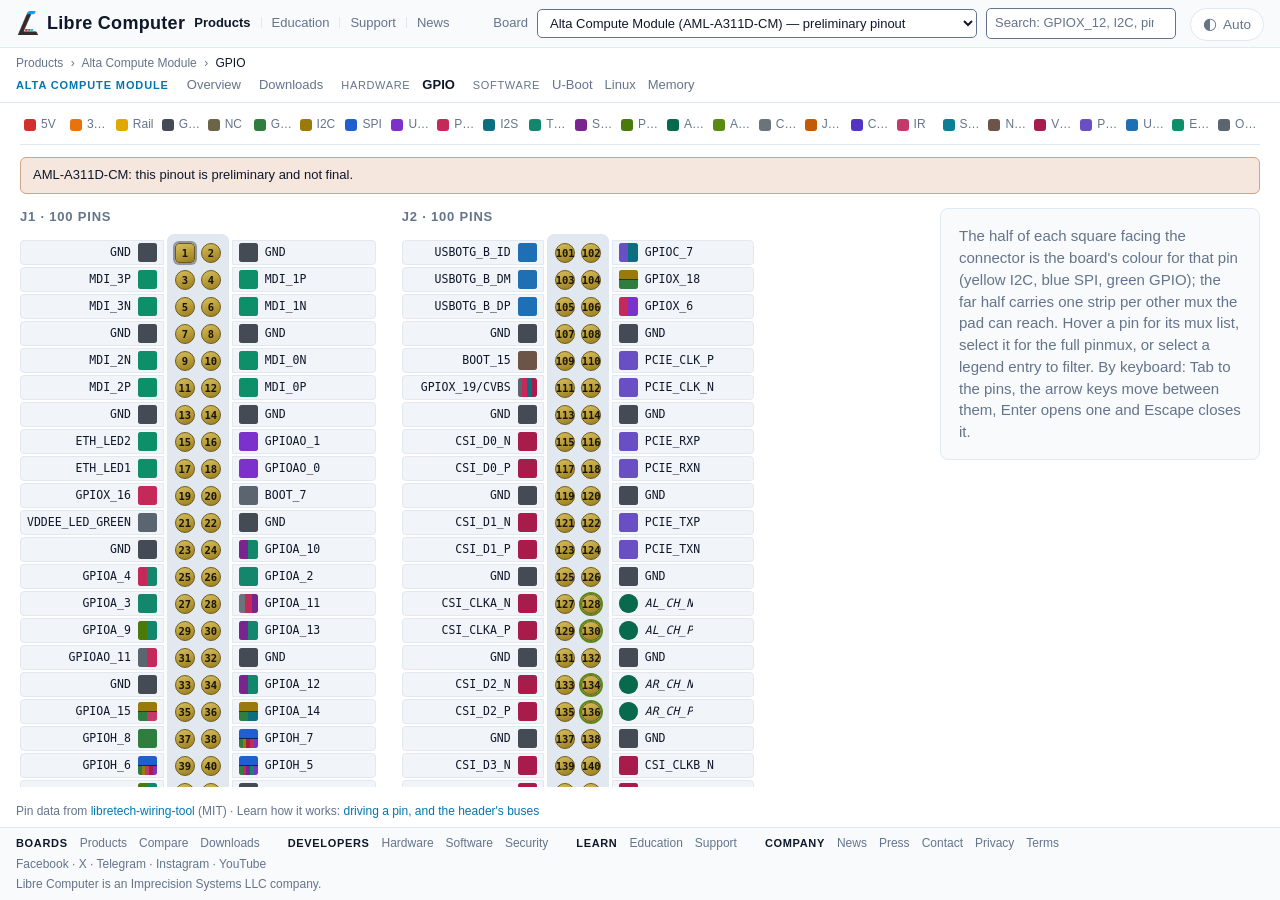
<file: aml-a311d-cm/index.html>
<!DOCTYPE html>
<html lang="en">
<head>
<meta charset="utf-8">
<!-- Scripts from this site only, plus the inline theme snippet by its sha256
     (tools/check-kit.py recomputes it); data, styles and images same-origin,
     data: for the kit's logo. GitHub Pages sets no headers, so it is a meta. -->
<meta http-equiv="Content-Security-Policy" content="default-src 'self'; script-src 'self' 'sha256-oHIc59mqgn9ICn5smlJlKAoSorMm9lRvLXPlZJXSqW8='; style-src 'self' 'unsafe-inline'; img-src 'self' data:; object-src 'none'; base-uri 'none'; form-action 'none'">
<meta name="referrer" content="strict-origin-when-cross-origin">
<meta name="viewport" content="width=device-width, initial-scale=1">
<title>Alta Compute Module (AML-A311D-CM) GPIO Pinout — Libre Computer</title>
<meta name="description" content="GPIO pinout and pinmux for the Libre Computer Alta Compute Module (AML-A311D-CM, Amlogic A311D): every header pin&#39;s name, type, alternate functions and GPIO line.">
<!-- og -->
<meta property="og:type" content="website">
<meta property="og:site_name" content="Libre Computer">
<meta property="og:title" content="Alta Compute Module (AML-A311D-CM) GPIO Pinout — Libre Computer">
<meta property="og:description" content="GPIO pinout and pinmux for the Libre Computer Alta Compute Module (AML-A311D-CM, Amlogic A311D): every header pin's name, type, alternate functions and GPIO line.">
<meta property="og:url" content="https://gpio.hardware.libre.computer/aml-a311d-cm/">
<meta property="og:image" content="https://libre.computer/images/ogImage.webp">
<meta name="twitter:card" content="summary_large_image">
<!-- /og -->
<link rel="canonical" href="https://gpio.hardware.libre.computer/aml-a311d-cm/">
<link rel="icon" href="data:,">
<link rel="stylesheet" href="../css/lc-kit.css">
<link rel="stylesheet" href="../css/style.css">
<!-- Sets the theme before first paint, so a dark visitor never sees a white
     flash. Must stay inline and must stay ahead of the stylesheets; the copy
     is checked by tools/lc-ui-kit/sync.py against HEAD_SNIPPET in lc-kit.js. -->
<script>try{var q=new URLSearchParams(location.search),e=q.get("embed")==="1",t=e&&q.get("theme");if(e)document.documentElement.classList.add("lc-embed");var p=t==="light"||t==="dark"?t:localStorage.getItem("theme")||"auto";if(p==="dark"||(p==="auto"&&matchMedia("(prefers-color-scheme: dark)").matches))document.documentElement.classList.add("dark")}catch(x){}</script>
</head>
<body class="lc-doc" data-board="aml-a311d-cm">
<a class="lc-skip" href="#main">Skip to content</a>
<header class="lc-topbar">
  <div class="lc-brand">
    <a class="lc-brand-name" href="https://libre.computer">Libre Computer</a>
    <nav class="lc-sites" aria-label="Libre Computer sites">
      <a class="lc-site" href="https://libre.computer/products/" aria-current="true">Products</a>
      <a class="lc-site" href="https://education.libre.computer/">Education</a>
      <a class="lc-site" href="https://hub.libre.computer/">Support</a>
      <a class="lc-site" href="https://libre.computer/news/">News</a>
    </nav>
  </div>
  <div class="lc-controls">
    <label for="board-select">Board</label>
    <select id="board-select" aria-label="Select board"></select>
    <input id="search" type="search" placeholder="Search: GPIOX_12, I2C, pin 7, B4…" autocomplete="off" spellcheck="false" aria-label="Search by pad, function, pin or ball">
  </div>
</header>
<nav class="lc-subnav" aria-label="Hardware">
    <div class="lc-subnav-sites">
      <nav class="lc-crumbs" aria-label="Breadcrumb"><a href="https://libre.computer/products/">Products</a> <span aria-hidden="true">›</span> <a href="https://libre.computer/products/aml-a311d-cm/">Alta Compute Module</a> <span aria-hidden="true">›</span> <span aria-current="page">GPIO</span></nav>
      <script type="application/ld+json">{"@context": "https://schema.org", "@type": "BreadcrumbList", "itemListElement": [{"@type": "ListItem", "position": 1, "name": "Products", "item": "https://libre.computer/products/"}, {"@type": "ListItem", "position": 2, "name": "Alta Compute Module", "item": "https://libre.computer/products/aml-a311d-cm/"}, {"@type": "ListItem", "position": 3, "name": "GPIO", "item": "https://gpio.hardware.libre.computer/aml-a311d-cm/"}]}</script>
      <span class="lc-subnav-label">Alta Compute Module</span>
      <a href="https://libre.computer/products/aml-a311d-cm/">Overview</a>
      <a href="https://libre.computer/downloads/aml-a311d-cm/">Downloads</a>
      <span class="lc-board-group"><span class="lc-board-group-label">Hardware</span> <a href="https://gpio.hardware.libre.computer/aml-a311d-cm/" aria-current="page">GPIO</a></span>
      <span class="lc-board-group"><span class="lc-board-group-label">Software</span> <a href="https://u-boot.software.libre.computer/features/aml-a311d-cm/">U-Boot</a> <a href="https://linux.software.libre.computer/features/aml-a311d-cm/">Linux</a> <a href="https://memory.software.libre.computer/amlogic/?dram=2048">Memory</a></span>
    </div>
</nav>

<div id="legend-bar" role="group" aria-label="Mux classes"><div id="legend"></div></div>

<div id="board-flag-slot" hidden></div>

<main id="main">
  <h1 class="lc-vh">GPIO pinout</h1>
  <section id="diagram" aria-label="Pin headers"></section>
  <aside id="panel">
    <button id="sheet-close" type="button">Close &times;</button>
    <div id="pin-detail"></div>
  </aside>
  <!-- after #panel: style.css sizes the panel by `#diagram + #panel` -->
  <p id="pin-keys" hidden>The arrow keys move between pins; Enter opens one, Escape closes it.</p>
  <!-- the board's pins as plain HTML, written by tools/render.mjs and kept
       in step by js/app.js (both through js/pinout.js boardPageHtml) -->
  <section id="pin-table" data-board="aml-a311d-cm" aria-labelledby="pin-table-title"><h2 id="pin-table-title">Alta Compute Module (AML-A311D-CM) pin table</h2><p>Amlogic A311D · 2 headers: J1 (100 pins), J2 (100 pins).</p><p class="board-flag">AML-A311D-CM: this pinout is preliminary and not final.</p><div class="lc-table-scroll"><table class="lc-table pin-table"><caption>J1 · 100 pins</caption><thead><tr><th scope="col">Pin</th><th scope="col">Name</th><th scope="col">Board signal</th><th scope="col">Type</th><th scope="col">Functions</th><th scope="col">GPIO</th></tr></thead><tbody><tr><th scope="row">1</th><td>GND</td><td></td><td>Ground</td><td></td><td></td></tr><tr><th scope="row">2</th><td>GND</td><td></td><td>Ground</td><td></td><td></td></tr><tr><th scope="row">3</th><td>MDI_3P</td><td></td><td>Ethernet</td><td></td><td></td></tr><tr><th scope="row">4</th><td>MDI_1P</td><td></td><td>Ethernet</td><td></td><td></td></tr><tr><th scope="row">5</th><td>MDI_3N</td><td></td><td>Ethernet</td><td></td><td></td></tr><tr><th scope="row">6</th><td>MDI_1N</td><td></td><td>Ethernet</td><td></td><td></td></tr><tr><th scope="row">7</th><td>GND</td><td></td><td>Ground</td><td></td><td></td></tr><tr><th scope="row">8</th><td>GND</td><td></td><td>Ground</td><td></td><td></td></tr><tr><th scope="row">9</th><td>MDI_2N</td><td></td><td>Ethernet</td><td></td><td></td></tr><tr><th scope="row">10</th><td>MDI_0N</td><td></td><td>Ethernet</td><td></td><td></td></tr><tr><th scope="row">11</th><td>MDI_2P</td><td></td><td>Ethernet</td><td></td><td></td></tr><tr><th scope="row">12</th><td>MDI_0P</td><td></td><td>Ethernet</td><td></td><td></td></tr><tr><th scope="row">13</th><td>GND</td><td></td><td>Ground</td><td></td><td></td></tr><tr><th scope="row">14</th><td>GND</td><td></td><td>Ground</td><td></td><td></td></tr><tr><th scope="row">15</th><td>ETH_LED2</td><td>ETH_LED2 (PHY LED2, R10 510R)</td><td>Ethernet</td><td></td><td></td></tr><tr><th scope="row">16</th><td>GPIOAO_1</td><td>LINUX_RX (via R13 240R_1%)</td><td>GPIO</td><td>UART_AO_A_RX</td><td>gpiochip1 line 1</td></tr><tr><th scope="row">17</th><td>ETH_LED1</td><td>ETH_LED1 (PHY LED1, R11 510R)</td><td>Ethernet</td><td></td><td></td></tr><tr><th scope="row">18</th><td>GPIOAO_0</td><td>LINUX_TX (via R14 240R_1%)</td><td>GPIO</td><td>UART_AO_A_TX</td><td>gpiochip1 line 0</td></tr><tr><th scope="row">19</th><td>GPIOX_16</td><td>FAN_PWM (via R183 22R)</td><td>GPIO</td><td>PWM_E</td><td>gpiochip0 line 81</td></tr><tr><th scope="row">20</th><td>BOOT_7</td><td>SPI_WPN (via R80 0R)</td><td>GPIO</td><td>EMMC_D7, NOR_WP</td><td>gpiochip0 line 32</td></tr><tr><th scope="row">21</th><td>VDDEE_LED_GREEN</td><td></td><td>Other / control</td><td></td><td></td></tr><tr><th scope="row">22</th><td>GND</td><td></td><td>Ground</td><td></td><td></td></tr><tr><th scope="row">23</th><td>GND</td><td></td><td>Ground</td><td></td><td></td></tr><tr><th scope="row">24</th><td>GPIOA_10</td><td></td><td>GPIO</td><td>SPDIF_IN, TDMC_D0, TDMC_DIN0</td><td>gpiochip0 line 59</td></tr><tr><th scope="row">25</th><td>GPIOA_4</td><td></td><td>GPIO</td><td>PWM_D, TDMB_D1, TDMB_DIN1</td><td>gpiochip0 line 53</td></tr><tr><th scope="row">26</th><td>GPIOA_2</td><td></td><td>GPIO</td><td>TDMB_FS, TDMB_SLV_FS</td><td>gpiochip0 line 51</td></tr><tr><th scope="row">27</th><td>GPIOA_3</td><td></td><td>GPIO</td><td>TDMB_D0, TDMB_DIN0</td><td>gpiochip0 line 52</td></tr><tr><th scope="row">28</th><td>GPIOA_11</td><td></td><td>GPIO</td><td>MCLK_1, PWM_F, SPDIF_OUT</td><td>gpiochip0 line 60</td></tr><tr><th scope="row">29</th><td>GPIOA_9</td><td></td><td>GPIO</td><td>PDM_DIN1, TDMC_D1, TDMC_DIN1</td><td>gpiochip0 line 58</td></tr><tr><th scope="row">30</th><td>GPIOA_13</td><td></td><td>GPIO</td><td>SPDIF_OUT, TDMC_FS, TDMC_SLV_FS</td><td>gpiochip0 line 62</td></tr><tr><th scope="row">31</th><td>GPIOAO_11</td><td>PWMAO_A</td><td>GPIO</td><td>GEN_CLK_AO, GEN_CLK_EE, PWMAO_A, PWMAO_A_HIZ</td><td>gpiochip1 line 11</td></tr><tr><th scope="row">32</th><td>GND</td><td></td><td>Ground</td><td></td><td></td></tr><tr><th scope="row">33</th><td>GND</td><td></td><td>Ground</td><td></td><td></td></tr><tr><th scope="row">34</th><td>GPIOA_12</td><td></td><td>GPIO</td><td>SPDIF_IN, TDMC_SCLK, TDMC_SLV_SCLK</td><td>gpiochip0 line 61</td></tr><tr><th scope="row">35</th><td>GPIOA_15</td><td>I2C_EE_M3_SCL (via Q15 2SK3018)</td><td>I2C</td><td>I2C_EE_M3_SCL, IR_REMOTE_IN</td><td>gpiochip0 line 64</td></tr><tr><th scope="row">36</th><td>GPIOA_14</td><td>I2C_EE_M3_SDA (via Q16 2SK3018)</td><td>I2C</td><td>I2C_EE_M3_SDA, WORLD_SYNC</td><td>gpiochip0 line 63</td></tr><tr><th scope="row">37</th><td>GPIOH_8</td><td>SPI_B_CS1</td><td>GPIO</td><td></td><td>gpiochip0 line 24</td></tr><tr><th scope="row">38</th><td>GPIOH_7</td><td>SPI_B_SCLK</td><td>SPI</td><td>I2C_EE_M1_SCL, ISO7816_DATA, PWM_B, SPI_B_SCLK, UART_EE_C_TX</td><td>gpiochip0 line 23</td></tr><tr><th scope="row">39</th><td>GPIOH_6</td><td>SPI_B_CS0</td><td>SPI</td><td>I2C_EE_M1_SDA, IR_REMOTE_OUT, ISO7816_CLK, SPI_B_SS0, UART_EE_C_RX</td><td>gpiochip0 line 22</td></tr><tr><th scope="row">40</th><td>GPIOH_5</td><td>SPI_B_MISO</td><td>SPI</td><td>PWM_F, SPDIF_IN, SPI_B_MISO, TDMB_D3, TDMB_DIN3, UART_EE_C_CTS</td><td>gpiochip0 line 21</td></tr><tr><th scope="row">41</th><td>GPIOA_6</td><td></td><td>GPIO</td><td>PDM_DIN2, TDMB_D3, TDMB_DIN3</td><td>gpiochip0 line 55</td></tr><tr><th scope="row">42</th><td>GND</td><td></td><td>Ground</td><td></td><td></td></tr><tr><th scope="row">43</th><td>GND</td><td></td><td>Ground</td><td></td><td></td></tr><tr><th scope="row">44</th><td>GPIOH_4</td><td>SPI_B_MOSI</td><td>SPI</td><td>SPDIF_OUT, SPI_B_MOSI, UART_EE_C_RTS</td><td>gpiochip0 line 20</td></tr><tr><th scope="row">45</th><td>GPIOA_5</td><td></td><td>GPIO</td><td>PDM_DIN3, TDMB_D2, TDMB_DIN2</td><td>gpiochip0 line 54</td></tr><tr><th scope="row">46</th><td>GPIOA_0</td><td></td><td>GPIO</td><td>MCLK_0</td><td>gpiochip0 line 49</td></tr><tr><th scope="row">47</th><td>GPIOA_7</td><td></td><td>GPIO</td><td>PDM_DCLK, TDMC_D3, TDMC_DIN3</td><td>gpiochip0 line 56</td></tr><tr><th scope="row">48</th><td>GPIOA_8</td><td></td><td>GPIO</td><td>PDM_DIN0, TDMC_D2, TDMC_DIN2</td><td>gpiochip0 line 57</td></tr><tr><th scope="row">49</th><td>GPIOA_1</td><td></td><td>GPIO</td><td>TDMB_SCLK, TDMB_SLV_SCLK</td><td>gpiochip0 line 50</td></tr><tr><th scope="row">50</th><td>GPIOAO_7</td><td></td><td>GPIO</td><td>JTAG_A_TMS, TDMB_FS, TDMB_SLV_FS, TSIN_A_DIN0</td><td>gpiochip1 line 7</td></tr><tr><th scope="row">51</th><td>GPIOAO_9</td><td>UART_AO_B_RX</td><td>GPIO</td><td>IR_REMOTE_OUT, JTAG_A_TDO, MCLK_0, TSIN_A_VALID, UART_AO_B_RX</td><td>gpiochip1 line 9</td></tr><tr><th scope="row">52</th><td>GND</td><td></td><td>Ground</td><td></td><td></td></tr><tr><th scope="row">53</th><td>GND</td><td></td><td>Ground</td><td></td><td></td></tr><tr><th scope="row">54</th><td>GPIOAO_6</td><td></td><td>GPIO</td><td>JTAG_A_CLK, PWMAO_C, TDMB_D2, TDMB_DIN2, TSIN_A_SOP</td><td>gpiochip1 line 6</td></tr><tr><th scope="row">55</th><td>GPIOAO_8</td><td>UART_AO_B_TX</td><td>GPIO</td><td>JTAG_A_TDI, TDMB_SCLK, TDMB_SLV_SCLK, TSIN_A_CLK, UART_AO_B_TX</td><td>gpiochip1 line 8</td></tr><tr><th scope="row">56</th><td>GPIOAO_2</td><td>I2C_AO_M0_SCL</td><td>I2C</td><td>I2C_AO_M0_SCL, I2C_AO_S0_SCL, UART_AO_B_TX</td><td>gpiochip1 line 2</td></tr><tr><th scope="row">57</th><td>GPIOC_4</td><td>SD_CLK (via R122 22R)</td><td>GPIO</td><td>JTAG_B_CLK, PDM_DCLK, PWM_C, SDCARD_CLK</td><td>gpiochip0 line 45</td></tr><tr><th scope="row">58</th><td>GPIOAO_3</td><td>I2C_AO_M0_SDA</td><td>I2C</td><td>I2C_AO_M0_SDA, I2C_AO_S0_SDA, UART_AO_B_RX</td><td>gpiochip1 line 3</td></tr><tr><th scope="row">59</th><td>GND</td><td></td><td>Ground</td><td></td><td></td></tr><tr><th scope="row">60</th><td>GND</td><td></td><td>Ground</td><td></td><td></td></tr><tr><th scope="row">61</th><td>GPIOC_3</td><td>SD_D3</td><td>SPI</td><td>PDM_DIN3, SDCARD_D3, SPI_A_SCLK, UART_AO_A_TX</td><td>gpiochip0 line 44</td></tr><tr><th scope="row">62</th><td>GPIOC_5</td><td>SD_CMD</td><td>I2C</td><td>I2C_EE_M0_SDA, ISO7816_CLK, JTAG_B_TMS, SDCARD_CMD</td><td>gpiochip0 line 46</td></tr><tr><th scope="row">63</th><td>GPIOC_0</td><td>SD_D0</td><td>SPI</td><td>JTAG_B_TDO, PDM_DIN0, SDCARD_D0, SPI_A_MOSI</td><td>gpiochip0 line 41</td></tr><tr><th scope="row">64</th><td>BOOT_3</td><td>SPI_HOLD (via R76 0R)</td><td>GPIO</td><td>EMMC_D3, NOR_HOLD</td><td>gpiochip0 line 28</td></tr><tr><th scope="row">65</th><td>GND</td><td></td><td>Ground</td><td></td><td></td></tr><tr><th scope="row">66</th><td>GND</td><td></td><td>Ground</td><td></td><td></td></tr><tr><th scope="row">67</th><td>GPIOC_1</td><td>SD_D1</td><td>SPI</td><td>JTAG_B_TDI, PDM_DIN1, SDCARD_D1, SPI_A_MISO</td><td>gpiochip0 line 42</td></tr><tr><th scope="row">68</th><td>BOOT_4</td><td>SPI_D (via R77 0R)</td><td>GPIO</td><td>EMMC_D4, NOR_D</td><td>gpiochip0 line 29</td></tr><tr><th scope="row">69</th><td>GPIOC_2</td><td>SD_D2</td><td>SPI</td><td>PDM_DIN2, SDCARD_D2, SPI_A_SS0, UART_AO_A_RX</td><td>gpiochip0 line 43</td></tr><tr><th scope="row">70</th><td>BOOT_5</td><td>SPI_Q (via R78 0R)</td><td>GPIO</td><td>EMMC_D5, NOR_Q</td><td>gpiochip0 line 30</td></tr><tr><th scope="row">71</th><td>GND</td><td></td><td>Ground</td><td></td><td></td></tr><tr><th scope="row">72</th><td>BOOT_6</td><td>SPI_C (via R79 0R)</td><td>GPIO</td><td>EMMC_D6, NOR_C</td><td>gpiochip0 line 31</td></tr><tr><th scope="row">73</th><td>SD_VDD_OVERRIDE</td><td></td><td>Other / control</td><td></td><td></td></tr><tr><th scope="row">74</th><td>GND</td><td></td><td>Ground</td><td></td><td></td></tr><tr><th scope="row">75</th><td>BOOT_9</td><td>SD_PWR_ON (via Q14 2SK3018, R82 0R)</td><td>GPIO</td><td>NAND_ALE</td><td>gpiochip0 line 34</td></tr><tr><th scope="row">76</th><td>GPIOC_6</td><td>SD_DET (via R7 0R)</td><td>I2C</td><td>I2C_EE_M0_SCL, ISO7816_DATA</td><td>gpiochip0 line 47</td></tr><tr><th scope="row">77</th><td>5V_IN</td><td></td><td>5V power</td><td></td><td></td></tr><tr><th scope="row">78</th><td>GPIO_VREF</td><td>GPIOA_VIO</td><td>Low-voltage rail</td><td></td><td></td></tr><tr><th scope="row">79</th><td>5V_IN</td><td></td><td>5V power</td><td></td><td></td></tr><tr><th scope="row">80</th><td>GPIOA_15</td><td>GPIOA_15 (via R205 0R, Q15 2SK3018)</td><td>I2C</td><td>I2C_EE_M3_SCL, IR_REMOTE_IN</td><td>gpiochip0 line 64</td></tr><tr><th scope="row">81</th><td>5V_IN</td><td></td><td>5V power</td><td></td><td></td></tr><tr><th scope="row">82</th><td>GPIOA_14</td><td>GPIOA_14 (via R207 0R, Q16 2SK3018)</td><td>I2C</td><td>I2C_EE_M3_SDA, WORLD_SYNC</td><td>gpiochip0 line 63</td></tr><tr><th scope="row">83</th><td>5V_IN</td><td></td><td>5V power</td><td></td><td></td></tr><tr><th scope="row">84</th><td>VDDAO_3V3</td><td>VDDAO_3_3V</td><td>3.3V power</td><td></td><td></td></tr><tr><th scope="row">85</th><td>5V_IN</td><td></td><td>5V power</td><td></td><td></td></tr><tr><th scope="row">86</th><td>VDDAO_3V3</td><td>VDDAO_3_3V</td><td>3.3V power</td><td></td><td></td></tr><tr><th scope="row">87</th><td>5V_IN</td><td></td><td>5V power</td><td></td><td></td></tr><tr><th scope="row">88</th><td>VDDIO_AO18</td><td></td><td>Low-voltage rail</td><td></td><td></td></tr><tr><th scope="row">89</th><td>GPIOX_12</td><td></td><td>GPIO</td><td>UART_EE_A_TX</td><td>gpiochip0 line 77</td></tr><tr><th scope="row">90</th><td>VDDIO_AO18</td><td></td><td>Low-voltage rail</td><td></td><td></td></tr><tr><th scope="row">91</th><td>GPIOX_13</td><td></td><td>GPIO</td><td>UART_EE_A_RX</td><td>gpiochip0 line 78</td></tr><tr><th scope="row">92</th><td>GPIOX_7</td><td></td><td>GPIO</td><td>PWM_B, PWM_F, UART_EE_B_RX</td><td>gpiochip0 line 72</td></tr><tr><th scope="row">93</th><td>BOOT_5</td><td>BOOT_SEL (via R88 4.7K)</td><td>GPIO</td><td>EMMC_D5, NOR_Q</td><td>gpiochip0 line 30</td></tr><tr><th scope="row">94</th><td>SARADC_CH2</td><td>SARADC_CH2 (via R153 3.2K_1%)</td><td>ADC (analog pad)</td><td></td><td></td></tr><tr><th scope="row">95</th><td>VDDAO_LED_RED</td><td></td><td>Other / control</td><td></td><td></td></tr><tr><th scope="row">96</th><td>SARADC_CH3</td><td>SARADC_CH3 (via R171 3.2K_1%)</td><td>ADC (analog pad)</td><td></td><td></td></tr><tr><th scope="row">97</th><td>GPIOAO_5</td><td>CSI_GPIO</td><td>GPIO</td><td>IR_REMOTE_IN, PWMAO_D</td><td>gpiochip1 line 5</td></tr><tr><th scope="row">98</th><td>GND</td><td></td><td>Ground</td><td></td><td></td></tr><tr><th scope="row">99</th><td>GLOBAL_EN</td><td></td><td>Other / control</td><td></td><td></td></tr><tr><th scope="row">100</th><td>GPIOX_17</td><td>NEXTRST</td><td>I2C</td><td>I2C_EE_M2_SDA</td><td>gpiochip0 line 82</td></tr></tbody></table></div><div class="lc-table-scroll"><table class="lc-table pin-table"><caption>J2 · 100 pins</caption><thead><tr><th scope="col">Pin</th><th scope="col">Name</th><th scope="col">Board signal</th><th scope="col">Type</th><th scope="col">Functions</th><th scope="col">GPIO</th></tr></thead><tbody><tr><th scope="row">101</th><td>USBOTG_B_ID</td><td></td><td>USB</td><td></td><td></td></tr><tr><th scope="row">102</th><td>GPIOC_7</td><td>PCIE_CLK_REQ_N</td><td>GPIO</td><td>PCIECK_REQN, WORLD_SYNC</td><td>gpiochip0 line 48</td></tr><tr><th scope="row">103</th><td>USBOTG_B_DM</td><td></td><td>USB</td><td></td><td></td></tr><tr><th scope="row">104</th><td>GPIOX_18</td><td>PCIE_DET_NWAKE</td><td>I2C</td><td>I2C_EE_M2_SCL</td><td>gpiochip0 line 83</td></tr><tr><th scope="row">105</th><td>USBOTG_B_DP</td><td></td><td>USB</td><td></td><td></td></tr><tr><th scope="row">106</th><td>GPIOX_6</td><td>PCIE_PWR_EN (via R187 22R)</td><td>GPIO</td><td>PWM_A, PWM_D, UART_EE_B_TX</td><td>gpiochip0 line 71</td></tr><tr><th scope="row">107</th><td>GND</td><td></td><td>Ground</td><td></td><td></td></tr><tr><th scope="row">108</th><td>GND</td><td></td><td>Ground</td><td></td><td></td></tr><tr><th scope="row">109</th><td>BOOT_15</td><td>PCIE_RST_N (via Q8 2SK3018)</td><td>GPIO</td><td>NAND_CE1</td><td>gpiochip0 line 40</td></tr><tr><th scope="row">110</th><td>PCIE_CLK_P</td><td></td><td>PCI Express</td><td></td><td></td></tr><tr><th scope="row">111</th><td>GPIOX_19/CVBS</td><td>GPIOX_19 (via R161 0R)</td><td>GPIO</td><td>GEN_CLK_EE, PWM_B, WORLD_SYNC, CVBS</td><td>gpiochip0 line 84</td></tr><tr><th scope="row">112</th><td>PCIE_CLK_N</td><td></td><td>PCI Express</td><td></td><td></td></tr><tr><th scope="row">113</th><td>GND</td><td></td><td>Ground</td><td></td><td></td></tr><tr><th scope="row">114</th><td>GND</td><td></td><td>Ground</td><td></td><td></td></tr><tr><th scope="row">115</th><td>CSI_D0_N</td><td></td><td>TS / camera / video</td><td></td><td></td></tr><tr><th scope="row">116</th><td>PCIE_RXP</td><td>PCIE_RXP/USB3_0_RXP (via R123 0R)</td><td>PCI Express</td><td></td><td></td></tr><tr><th scope="row">117</th><td>CSI_D0_P</td><td></td><td>TS / camera / video</td><td></td><td></td></tr><tr><th scope="row">118</th><td>PCIE_RXN</td><td>PCIE_RXN/USB3_0_RXN (via R124 0R)</td><td>PCI Express</td><td></td><td></td></tr><tr><th scope="row">119</th><td>GND</td><td></td><td>Ground</td><td></td><td></td></tr><tr><th scope="row">120</th><td>GND</td><td></td><td>Ground</td><td></td><td></td></tr><tr><th scope="row">121</th><td>CSI_D1_N</td><td></td><td>TS / camera / video</td><td></td><td></td></tr><tr><th scope="row">122</th><td>PCIE_TXP</td><td>PCIE_TXP/USB3_0_TXP</td><td>PCI Express</td><td></td><td></td></tr><tr><th scope="row">123</th><td>CSI_D1_P</td><td></td><td>TS / camera / video</td><td></td><td></td></tr><tr><th scope="row">124</th><td>PCIE_TXN</td><td>PCIE_TXN/USB3_0_TXN</td><td>PCI Express</td><td></td><td></td></tr><tr><th scope="row">125</th><td>GND</td><td></td><td>Ground</td><td></td><td></td></tr><tr><th scope="row">126</th><td>GND</td><td></td><td>Ground</td><td></td><td></td></tr><tr><th scope="row">127</th><td>CSI_CLKA_N</td><td></td><td>TS / camera / video</td><td></td><td></td></tr><tr><th scope="row">128</th><td>AL_CH_N</td><td></td><td>Analog audio (analog pad)</td><td></td><td></td></tr><tr><th scope="row">129</th><td>CSI_CLKA_P</td><td></td><td>TS / camera / video</td><td></td><td></td></tr><tr><th scope="row">130</th><td>AL_CH_P</td><td></td><td>Analog audio (analog pad)</td><td></td><td></td></tr><tr><th scope="row">131</th><td>GND</td><td></td><td>Ground</td><td></td><td></td></tr><tr><th scope="row">132</th><td>GND</td><td></td><td>Ground</td><td></td><td></td></tr><tr><th scope="row">133</th><td>CSI_D2_N</td><td></td><td>TS / camera / video</td><td></td><td></td></tr><tr><th scope="row">134</th><td>AR_CH_N</td><td></td><td>Analog audio (analog pad)</td><td></td><td></td></tr><tr><th scope="row">135</th><td>CSI_D2_P</td><td></td><td>TS / camera / video</td><td></td><td></td></tr><tr><th scope="row">136</th><td>AR_CH_P</td><td></td><td>Analog audio (analog pad)</td><td></td><td></td></tr><tr><th scope="row">137</th><td>GND</td><td></td><td>Ground</td><td></td><td></td></tr><tr><th scope="row">138</th><td>GND</td><td></td><td>Ground</td><td></td><td></td></tr><tr><th scope="row">139</th><td>CSI_D3_N</td><td></td><td>TS / camera / video</td><td></td><td></td></tr><tr><th scope="row">140</th><td>CSI_CLKB_N</td><td>CSI_CLKB_N (via R131 0R)</td><td>TS / camera / video</td><td></td><td></td></tr><tr><th scope="row">141</th><td>CSI_D3_P</td><td></td><td>TS / camera / video</td><td></td><td></td></tr><tr><th scope="row">142</th><td>CSI_CLKB_P</td><td>CSI_CLKB_P (via R132 0R)</td><td>TS / camera / video</td><td></td><td></td></tr><tr><th scope="row">143</th><td>HDMI1_HPD</td><td></td><td>TS / camera / video</td><td></td><td></td></tr><tr><th scope="row">144</th><td>GND</td><td></td><td>Ground</td><td></td><td></td></tr><tr><th scope="row">145</th><td>GPIOAO_3</td><td>HDMI1_SDA (via Q12 2SK3018)</td><td>I2C</td><td>I2C_AO_M0_SDA, I2C_AO_S0_SDA, UART_AO_B_RX</td><td>gpiochip1 line 3</td></tr><tr><th scope="row">146</th><td>GPIOX_4</td><td>SDIO_CLK (via R182 0R)</td><td>GPIO</td><td>PDM_DCLK, SDIO_CLK</td><td>gpiochip0 line 69</td></tr><tr><th scope="row">147</th><td>GPIOAO_2</td><td>HDMI1_SCL (via Q13 2SK3018)</td><td>I2C</td><td>I2C_AO_M0_SCL, I2C_AO_S0_SCL, UART_AO_B_TX</td><td>gpiochip1 line 2</td></tr><tr><th scope="row">148</th><td>GPIOX_5</td><td>SDIO_CMD</td><td>GPIO</td><td>MCLK_1, PWM_C, SDIO_CMD</td><td>gpiochip0 line 70</td></tr><tr><th scope="row">149</th><td>HDMI1_CEC</td><td></td><td>CEC</td><td></td><td></td></tr><tr><th scope="row">150</th><td>GND</td><td></td><td>Ground</td><td></td><td></td></tr><tr><th scope="row">151</th><td>GPIOH_3</td><td>HDMI0_CEC (via Q9 2SK3018, R141 100R)</td><td>I2C</td><td>AO_CEC_A, AO_CEC_B, I2C_EE_M1_SCL</td><td>gpiochip0 line 19</td></tr><tr><th scope="row">152</th><td>GPIOX_0</td><td>SDIO_D0</td><td>GPIO</td><td>PDM_DIN0, SDIO_D0, TSIN_A_DIN0</td><td>gpiochip0 line 65</td></tr><tr><th scope="row">153</th><td>GPIOH_2</td><td>HDMI0_HPD (via R128 10K)</td><td>I2C</td><td>HDMITX_HPD_IN, I2C_EE_M1_SDA</td><td>gpiochip0 line 18</td></tr><tr><th scope="row">154</th><td>GPIOX_1</td><td>SDIO_D1</td><td>GPIO</td><td>PDM_DIN1, SDIO_D1, TSIN_A_SOP</td><td>gpiochip0 line 66</td></tr><tr><th scope="row">155</th><td>GND</td><td></td><td>Ground</td><td></td><td></td></tr><tr><th scope="row">156</th><td>GND</td><td></td><td>Ground</td><td></td><td></td></tr><tr><th scope="row">157</th><td>GPIOX_11</td><td>PCM_CLK</td><td>SPI</td><td>I2C_EE_M1_SCL, SPI_A_SCLK, TDMA_SCLK, TDMA_SLV_SCLK, TSIN_B_CLK</td><td>gpiochip0 line 76</td></tr><tr><th scope="row">158</th><td>GPIOX_2</td><td>SDIO_D2</td><td>GPIO</td><td>PDM_DIN2, SDIO_D2, TSIN_A_VALID</td><td>gpiochip0 line 67</td></tr><tr><th scope="row">159</th><td>GPIOX_10</td><td>PCM_SYNC</td><td>SPI</td><td>I2C_EE_M1_SDA, SPI_A_SS0, TDMA_FS, TDMA_SLV_FS, TSIN_B_DIN0</td><td>gpiochip0 line 75</td></tr><tr><th scope="row">160</th><td>GPIOX_3</td><td>SDIO_D3</td><td>GPIO</td><td>PDM_DIN3, PWM_D, SDIO_D3, TSIN_A_CLK</td><td>gpiochip0 line 68</td></tr><tr><th scope="row">161</th><td>GND</td><td></td><td>Ground</td><td></td><td></td></tr><tr><th scope="row">162</th><td>GND</td><td></td><td>Ground</td><td></td><td></td></tr><tr><th scope="row">163</th><td>USBHOST_A_DP</td><td></td><td>USB</td><td></td><td></td></tr><tr><th scope="row">164</th><td>GPIOX_14</td><td></td><td>GPIO</td><td>UART_EE_A_CTS</td><td>gpiochip0 line 79</td></tr><tr><th scope="row">165</th><td>USBHOST_A_DM</td><td></td><td>USB</td><td></td><td></td></tr><tr><th scope="row">166</th><td>GPIOX_15</td><td></td><td>GPIO</td><td>UART_EE_A_RTS</td><td>gpiochip0 line 80</td></tr><tr><th scope="row">167</th><td>GPIOX_9</td><td>PCM_IN</td><td>SPI</td><td>ISO7816_DATA, SPI_A_MISO, TDMA_D0, TDMA_DIN0, TSIN_B_VALID</td><td>gpiochip0 line 74</td></tr><tr><th scope="row">168</th><td>GND</td><td></td><td>Ground</td><td></td><td></td></tr><tr><th scope="row">169</th><td>GPIOX_8</td><td>PCM_OUT</td><td>SPI</td><td>ISO7816_CLK, PWM_C, SPI_A_MOSI, TDMA_D1, TDMA_DIN1, TSIN_B_SOP</td><td>gpiochip0 line 73</td></tr><tr><th scope="row">170</th><td>HDMI0_TX2_P</td><td></td><td>TS / camera / video</td><td></td><td></td></tr><tr><th scope="row">171</th><td>NC</td><td></td><td>Not connected</td><td></td><td></td></tr><tr><th scope="row">172</th><td>HDMI0_TX2_N</td><td></td><td>TS / camera / video</td><td></td><td></td></tr><tr><th scope="row">173</th><td>GND</td><td></td><td>Ground</td><td></td><td></td></tr><tr><th scope="row">174</th><td>GND</td><td></td><td>Ground</td><td></td><td></td></tr><tr><th scope="row">175</th><td>DSI_D0N</td><td>DSI_D0_N</td><td>TS / camera / video</td><td></td><td></td></tr><tr><th scope="row">176</th><td>HDMI0_TX1_P</td><td></td><td>TS / camera / video</td><td></td><td></td></tr><tr><th scope="row">177</th><td>DSI_D0P</td><td>DSI_D0_P</td><td>TS / camera / video</td><td></td><td></td></tr><tr><th scope="row">178</th><td>HDMI0_TX1_N</td><td></td><td>TS / camera / video</td><td></td><td></td></tr><tr><th scope="row">179</th><td>GND</td><td></td><td>Ground</td><td></td><td></td></tr><tr><th scope="row">180</th><td>GND</td><td></td><td>Ground</td><td></td><td></td></tr><tr><th scope="row">181</th><td>DSI_D1N</td><td>DSI_D1_N</td><td>TS / camera / video</td><td></td><td></td></tr><tr><th scope="row">182</th><td>HDMI0_TX0_P</td><td></td><td>TS / camera / video</td><td></td><td></td></tr><tr><th scope="row">183</th><td>DSI_D1P</td><td>DSI_D1_P</td><td>TS / camera / video</td><td></td><td></td></tr><tr><th scope="row">184</th><td>HDMI0_TX0_N</td><td></td><td>TS / camera / video</td><td></td><td></td></tr><tr><th scope="row">185</th><td>GND</td><td></td><td>Ground</td><td></td><td></td></tr><tr><th scope="row">186</th><td>GND</td><td></td><td>Ground</td><td></td><td></td></tr><tr><th scope="row">187</th><td>DSI_CLKN</td><td>DSI_CLK_N</td><td>TS / camera / video</td><td></td><td></td></tr><tr><th scope="row">188</th><td>HDMI0_TXC_P</td><td></td><td>TS / camera / video</td><td></td><td></td></tr><tr><th scope="row">189</th><td>DSI_CLKP</td><td>DSI_CLK_P</td><td>TS / camera / video</td><td></td><td></td></tr><tr><th scope="row">190</th><td>HDMI0_TXC_N</td><td></td><td>TS / camera / video</td><td></td><td></td></tr><tr><th scope="row">191</th><td>GND</td><td></td><td>Ground</td><td></td><td></td></tr><tr><th scope="row">192</th><td>GND</td><td></td><td>Ground</td><td></td><td></td></tr><tr><th scope="row">193</th><td>DSI_D2N</td><td>DSI_D2_N</td><td>TS / camera / video</td><td></td><td></td></tr><tr><th scope="row">194</th><td>DSI_D3N</td><td>DSI_D3_N</td><td>TS / camera / video</td><td></td><td></td></tr><tr><th scope="row">195</th><td>DSI_D2P</td><td>DSI_D2_P</td><td>TS / camera / video</td><td></td><td></td></tr><tr><th scope="row">196</th><td>DSI_D3P</td><td>DSI_D3_P</td><td>TS / camera / video</td><td></td><td></td></tr><tr><th scope="row">197</th><td>GND</td><td></td><td>Ground</td><td></td><td></td></tr><tr><th scope="row">198</th><td>GND</td><td></td><td>Ground</td><td></td><td></td></tr><tr><th scope="row">199</th><td>GPIOH_0</td><td>HDMI0_SDA (via R143 100R)</td><td>I2C</td><td>HDMITX_SDA, I2C_EE_M3_SDA</td><td>gpiochip0 line 16</td></tr><tr><th scope="row">200</th><td>GPIOH_1</td><td>HDMI0_SCL (via R145 100R)</td><td>I2C</td><td>HDMITX_SCL, I2C_EE_M3_SCL</td><td>gpiochip0 line 17</td></tr></tbody></table></div></section><!-- /pin-table -->
</main>

<p class="lc-page-note">Pin data from <a href="https://github.com/libre-computer-project/libretech-wiring-tool">libretech-wiring-tool</a> (MIT)
  &middot; Learn how it works: <a href="https://education.libre.computer/modules/io/">driving a pin, and the header's buses</a></p>
<footer class="lc-footer">
  <nav class="lc-footer-links" aria-label="Libre Computer">
    <div class="lc-footer-group"><span class="lc-footer-head">Boards</span><a href="https://libre.computer/products/">Products</a><a href="https://libre.computer/compare/">Compare</a><a href="https://libre.computer/downloads/">Downloads</a></div>
    <div class="lc-footer-group"><span class="lc-footer-head">Developers</span><a href="https://hardware.libre.computer/">Hardware</a><a href="https://software.libre.computer/">Software</a><a href="https://libre.computer/security/">Security</a></div>
    <div class="lc-footer-group"><span class="lc-footer-head">Learn</span><a href="https://education.libre.computer/">Education</a><a href="https://hub.libre.computer/">Support</a></div>
    <div class="lc-footer-group"><span class="lc-footer-head">Company</span><a href="https://libre.computer/news/">News</a><a href="https://libre.computer/press/">Press</a><a href="https://libre.computer/#contact">Contact</a><a href="https://libre.computer/privacy/">Privacy</a><a href="https://libre.computer/terms/">Terms</a></div>
  </nav>
  <p class="lc-footer-social"><a href="https://facebook.com/librecomputer" rel="noopener">Facebook</a> &middot; <a href="https://x.com/LibreComputer" rel="noopener">X</a> &middot; <a href="https://t.me/libre_computer" rel="noopener">Telegram</a> &middot; <a href="https://www.instagram.com/librecomputer/" rel="noopener">Instagram</a> &middot; <a href="https://www.youtube.com/c/LibreComputer" rel="noopener">YouTube</a></p>
  <p class="lc-footer-company">Libre Computer is an <a href="https://imprecisionsystems.com/" rel="noopener">Imprecision Systems LLC</a> company.</p>
</footer>

<div id="tooltip" class="lc-tooltip" hidden></div>
<script type="module" src="../js/app.js"></script>
</body>
</html>
</file>
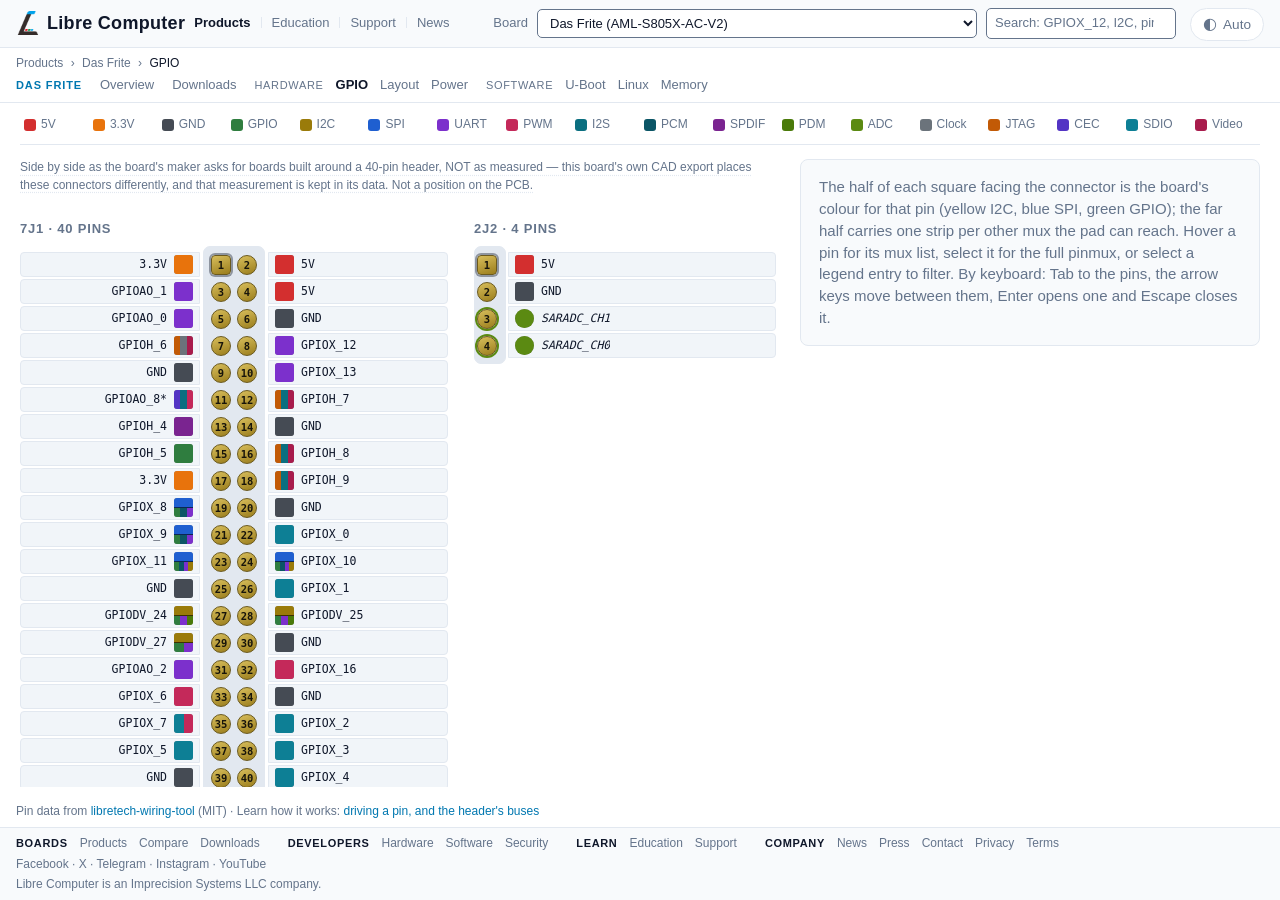
<file: aml-s805x-ac-v2/index.html>
<!DOCTYPE html>
<html lang="en">
<head>
<meta charset="utf-8">
<!-- Scripts from this site only, plus the inline theme snippet by its sha256
     (tools/check-kit.py recomputes it); data, styles and images same-origin,
     data: for the kit's logo. GitHub Pages sets no headers, so it is a meta. -->
<meta http-equiv="Content-Security-Policy" content="default-src 'self'; script-src 'self' 'sha256-oHIc59mqgn9ICn5smlJlKAoSorMm9lRvLXPlZJXSqW8='; style-src 'self' 'unsafe-inline'; img-src 'self' data:; object-src 'none'; base-uri 'none'; form-action 'none'">
<meta name="referrer" content="strict-origin-when-cross-origin">
<meta name="viewport" content="width=device-width, initial-scale=1">
<title>Das Frite (AML-S805X-AC-V2) GPIO Pinout — Libre Computer</title>
<meta name="description" content="GPIO pinout and pinmux for the Libre Computer Das Frite (AML-S805X-AC-V2, Amlogic S805X): every header pin&#39;s name, type, alternate functions and GPIO line.">
<!-- og -->
<meta property="og:type" content="website">
<meta property="og:site_name" content="Libre Computer">
<meta property="og:title" content="Das Frite (AML-S805X-AC-V2) GPIO Pinout — Libre Computer">
<meta property="og:description" content="GPIO pinout and pinmux for the Libre Computer Das Frite (AML-S805X-AC-V2, Amlogic S805X): every header pin's name, type, alternate functions and GPIO line.">
<meta property="og:url" content="https://gpio.hardware.libre.computer/aml-s805x-ac-v2/">
<meta property="og:image" content="https://libre.computer/images/ogImage.webp">
<meta name="twitter:card" content="summary_large_image">
<!-- /og -->
<link rel="canonical" href="https://gpio.hardware.libre.computer/aml-s805x-ac-v2/">
<link rel="icon" href="data:,">
<link rel="stylesheet" href="../css/lc-kit.css">
<link rel="stylesheet" href="../css/style.css">
<!-- Sets the theme before first paint, so a dark visitor never sees a white
     flash. Must stay inline and must stay ahead of the stylesheets; the copy
     is checked by tools/lc-ui-kit/sync.py against HEAD_SNIPPET in lc-kit.js. -->
<script>try{var q=new URLSearchParams(location.search),e=q.get("embed")==="1",t=e&&q.get("theme");if(e)document.documentElement.classList.add("lc-embed");var p=t==="light"||t==="dark"?t:localStorage.getItem("theme")||"auto";if(p==="dark"||(p==="auto"&&matchMedia("(prefers-color-scheme: dark)").matches))document.documentElement.classList.add("dark")}catch(x){}</script>
</head>
<body class="lc-doc" data-board="aml-s805x-ac-v2">
<a class="lc-skip" href="#main">Skip to content</a>
<header class="lc-topbar">
  <div class="lc-brand">
    <a class="lc-brand-name" href="https://libre.computer">Libre Computer</a>
    <nav class="lc-sites" aria-label="Libre Computer sites">
      <a class="lc-site" href="https://libre.computer/products/" aria-current="true">Products</a>
      <a class="lc-site" href="https://education.libre.computer/">Education</a>
      <a class="lc-site" href="https://hub.libre.computer/">Support</a>
      <a class="lc-site" href="https://libre.computer/news/">News</a>
    </nav>
  </div>
  <div class="lc-controls">
    <label for="board-select">Board</label>
    <select id="board-select" aria-label="Select board"></select>
    <input id="search" type="search" placeholder="Search: GPIOX_12, I2C, pin 7, B4…" autocomplete="off" spellcheck="false" aria-label="Search by pad, function, pin or ball">
  </div>
</header>
<nav class="lc-subnav" aria-label="Hardware">
    <div class="lc-subnav-sites">
      <nav class="lc-crumbs" aria-label="Breadcrumb"><a href="https://libre.computer/products/">Products</a> <span aria-hidden="true">›</span> <a href="https://libre.computer/products/aml-s805x-ac-v2/">Das Frite</a> <span aria-hidden="true">›</span> <span aria-current="page">GPIO</span></nav>
      <script type="application/ld+json">{"@context": "https://schema.org", "@type": "BreadcrumbList", "itemListElement": [{"@type": "ListItem", "position": 1, "name": "Products", "item": "https://libre.computer/products/"}, {"@type": "ListItem", "position": 2, "name": "Das Frite", "item": "https://libre.computer/products/aml-s805x-ac-v2/"}, {"@type": "ListItem", "position": 3, "name": "GPIO", "item": "https://gpio.hardware.libre.computer/aml-s805x-ac-v2/"}]}</script>
      <span class="lc-subnav-label">Das Frite</span>
      <a href="https://libre.computer/products/aml-s805x-ac-v2/">Overview</a>
      <a href="https://libre.computer/downloads/aml-s805x-ac-v2/">Downloads</a>
      <span class="lc-board-group"><span class="lc-board-group-label">Hardware</span> <a href="https://gpio.hardware.libre.computer/aml-s805x-ac-v2/" aria-current="page">GPIO</a> <a href="https://layout.hardware.libre.computer/aml-s805x-ac-v2/">Layout</a> <a href="https://power.hardware.libre.computer/aml-s805x-ac-v2/">Power</a></span>
      <span class="lc-board-group"><span class="lc-board-group-label">Software</span> <a href="https://u-boot.software.libre.computer/features/aml-s805x-ac-v2/">U-Boot</a> <a href="https://linux.software.libre.computer/features/aml-s805x-ac-v2/">Linux</a> <a href="https://memory.software.libre.computer/amlogic/?dram=512">Memory</a></span>
    </div>
</nav>

<div id="legend-bar" role="group" aria-label="Mux classes"><div id="legend"></div></div>

<div id="board-flag-slot" hidden></div>

<main id="main">
  <h1 class="lc-vh">GPIO pinout</h1>
  <section id="diagram" aria-label="Pin headers"></section>
  <aside id="panel">
    <button id="sheet-close" type="button">Close &times;</button>
    <div id="pin-detail"></div>
  </aside>
  <!-- after #panel: style.css sizes the panel by `#diagram + #panel` -->
  <p id="pin-keys" hidden>The arrow keys move between pins; Enter opens one, Escape closes it.</p>
  <!-- the board's pins as plain HTML, written by tools/render.mjs and kept
       in step by js/app.js (both through js/pinout.js boardPageHtml) -->
  <section id="pin-table" data-board="aml-s805x-ac-v2" aria-labelledby="pin-table-title"><h2 id="pin-table-title">Das Frite (AML-S805X-AC-V2) pin table</h2><p>Amlogic S805X · 2 headers: 7J1 (40 pins), 2J2 (4 pins).</p><div class="lc-table-scroll"><table class="lc-table pin-table"><caption>7J1 · 40 pins</caption><thead><tr><th scope="col">Pin</th><th scope="col">Name</th><th scope="col">Board signal</th><th scope="col">Type</th><th scope="col">Functions</th><th scope="col">GPIO</th></tr></thead><tbody><tr><th scope="row">1</th><td>3.3V</td><td>VCC3.3V</td><td>3.3V power</td><td></td><td></td></tr><tr><th scope="row">2</th><td>5V</td><td>VCC5V</td><td>5V power</td><td></td><td></td></tr><tr><th scope="row">3</th><td>GPIOAO_1</td><td>LINUX_RX</td><td>GPIO</td><td>UART_RX_AO_A, UART_RX_AO_B</td><td>gpiochip0 line 1</td></tr><tr><th scope="row">4</th><td>5V</td><td>VCC5V</td><td>5V power</td><td></td><td></td></tr><tr><th scope="row">5</th><td>GPIOAO_0</td><td>LINUX_TX</td><td>GPIO</td><td>UART_TX_AO_A, UART_TX_AO_B</td><td>gpiochip0 line 0</td></tr><tr><th scope="row">6</th><td>GND</td><td></td><td>Ground</td><td></td><td></td></tr><tr><th scope="row">7</th><td>GPIOH_6</td><td>TCK</td><td>GPIO</td><td>JTAG_TCK, I2S_AM_CLK, TSIN_B_CLK</td><td>gpiochip1 line 22</td></tr><tr><th scope="row">8</th><td>GPIOX_12</td><td>BT_EN</td><td>GPIO</td><td>UART_TX_A, SLIP_UART_TX</td><td>gpiochip1 line 91</td></tr><tr><th scope="row">9</th><td>GND</td><td></td><td>Ground</td><td></td><td></td></tr><tr><th scope="row">10</th><td>GPIOX_13</td><td>BT_WAKE_HOST</td><td>GPIO</td><td>UART_RX_A, SLIP_UART_RX</td><td>gpiochip1 line 92</td></tr><tr><th scope="row">11</th><td>GPIOAO_8*</td><td>PWM</td><td>GPIO</td><td>AO_CEC, EE_CEC, I2SOUT_CH23, PWM_AO_A</td><td>gpiochip0 line 8</td></tr><tr><th scope="row">12</th><td>GPIOH_7</td><td>TMS</td><td>GPIO</td><td>JTAG_TMS, I2S_AO_CLK_OUT, I2S_AO_CLK_IN, TSIN_B_D0</td><td>gpiochip1 line 23</td></tr><tr><th scope="row">13</th><td>GPIOH_4</td><td>SPDIF_OUT</td><td>GPIO</td><td>SPDIF_OUT, SPDIF_IN</td><td>gpiochip1 line 20</td></tr><tr><th scope="row">14</th><td>GND</td><td></td><td>Ground</td><td></td><td></td></tr><tr><th scope="row">15</th><td>GPIOH_5</td><td>MUTE</td><td>GPIO</td><td></td><td>gpiochip1 line 21</td></tr><tr><th scope="row">16</th><td>GPIOH_8</td><td>TDI</td><td>GPIO</td><td>JTAG_TDI, I2S_LR_CLK_OUT, I2S_LR_CLK_IN, TSIN_B_SOP</td><td>gpiochip1 line 24</td></tr><tr><th scope="row">17</th><td>3.3V</td><td>VCC3.3V</td><td>3.3V power</td><td></td><td></td></tr><tr><th scope="row">18</th><td>GPIOH_9</td><td>TDO</td><td>GPIO</td><td>JTAG_TDO, I2SOUT_CH01, TSIN_B_VALID</td><td>gpiochip1 line 25</td></tr><tr><th scope="row">19</th><td>GPIOX_8</td><td>UART_C_TX</td><td>SPI</td><td>PCM_OUT_A, UART_TX_C, SPI_MOSI</td><td>gpiochip1 line 87</td></tr><tr><th scope="row">20</th><td>GND</td><td></td><td>Ground</td><td></td><td></td></tr><tr><th scope="row">21</th><td>GPIOX_9</td><td>UART_C_RX</td><td>SPI</td><td>PCM_IN_A, UART_RX_C, SPI_MISO</td><td>gpiochip1 line 88</td></tr><tr><th scope="row">22</th><td>GPIOX_0</td><td>WIFI_D0</td><td>GPIO</td><td>SDIO_D0</td><td>gpiochip1 line 79</td></tr><tr><th scope="row">23</th><td>GPIOX_11</td><td>UART_C_RTS_N</td><td>SPI</td><td>PCM_CLK_A, UART_RTS_C, I2C_SCK_D, SPI_SCLK</td><td>gpiochip1 line 90</td></tr><tr><th scope="row">24</th><td>GPIOX_10</td><td>UART_C_CTS_N</td><td>SPI</td><td>PCM_FS_A, UART_CTS_C, I2C_SDA_D, SPI_SS0</td><td>gpiochip1 line 89</td></tr><tr><th scope="row">25</th><td>GND</td><td></td><td>Ground</td><td></td><td></td></tr><tr><th scope="row">26</th><td>GPIOX_1</td><td>WIFI_D1</td><td>GPIO</td><td>SDIO_D1</td><td>gpiochip1 line 80</td></tr><tr><th scope="row">27</th><td>GPIODV_24</td><td>I2C_SDA_A</td><td>I2C</td><td>UART_TX_B, DMIC_IN, I2C_SDA_A</td><td>gpiochip1 line 73</td></tr><tr><th scope="row">28</th><td>GPIODV_25</td><td>I2C_SCK_A</td><td>I2C</td><td>UART_RX_B, DMIC_CLK_OUT, I2C_SCK_A</td><td>gpiochip1 line 74</td></tr><tr><th scope="row">29</th><td>GPIODV_27</td><td>SYS_LED</td><td>I2C</td><td>UART_RTS_B, I2C_SCK_B</td><td>gpiochip1 line 76</td></tr><tr><th scope="row">30</th><td>GND</td><td></td><td>Ground</td><td></td><td></td></tr><tr><th scope="row">31</th><td>GPIOAO_2</td><td>PWR_KEY_DET</td><td>GPIO</td><td>UART_CTS_AO_A, UART_CTS_AO_B</td><td>gpiochip0 line 2</td></tr><tr><th scope="row">32</th><td>GPIOX_16</td><td>WIFI_32K</td><td>GPIO</td><td>PWM_E</td><td>gpiochip1 line 95</td></tr><tr><th scope="row">33</th><td>GPIOX_6</td><td>WIFI_PWREN</td><td>GPIO</td><td>PWM_A</td><td>gpiochip1 line 85</td></tr><tr><th scope="row">34</th><td>GND</td><td></td><td>Ground</td><td></td><td></td></tr><tr><th scope="row">35</th><td>GPIOX_7</td><td>WIFI_WAKE_HOST</td><td>GPIO</td><td>SDIO_IRQ, PWM_F</td><td>gpiochip1 line 86</td></tr><tr><th scope="row">36</th><td>GPIOX_2</td><td>WIFI_D2</td><td>GPIO</td><td>SDIO_D2</td><td>gpiochip1 line 81</td></tr><tr><th scope="row">37</th><td>GPIOX_5</td><td>WIFI_CMD</td><td>GPIO</td><td>SDIO_CMD</td><td>gpiochip1 line 84</td></tr><tr><th scope="row">38</th><td>GPIOX_3</td><td>WIFI_D3</td><td>GPIO</td><td>SDIO_D3</td><td>gpiochip1 line 82</td></tr><tr><th scope="row">39</th><td>GND</td><td></td><td>Ground</td><td></td><td></td></tr><tr><th scope="row">40</th><td>GPIOX_4</td><td>WIFI_SD_CLK</td><td>GPIO</td><td>SDIO_CLK</td><td>gpiochip1 line 83</td></tr></tbody></table></div><div class="lc-table-scroll"><table class="lc-table pin-table"><caption>2J2 · 4 pins</caption><thead><tr><th scope="col">Pin</th><th scope="col">Name</th><th scope="col">Board signal</th><th scope="col">Type</th><th scope="col">Functions</th><th scope="col">GPIO</th></tr></thead><tbody><tr><th scope="row">1</th><td>5V</td><td>VCC5V</td><td>5V power</td><td></td><td></td></tr><tr><th scope="row">2</th><td>GND</td><td></td><td>Ground</td><td></td><td></td></tr><tr><th scope="row">3</th><td>SARADC_CH1</td><td>ADC1</td><td>ADC (analog pad)</td><td></td><td></td></tr><tr><th scope="row">4</th><td>SARADC_CH0</td><td>ADC2</td><td>ADC (analog pad)</td><td></td><td></td></tr></tbody></table></div></section><!-- /pin-table -->
</main>

<p class="lc-page-note">Pin data from <a href="https://github.com/libre-computer-project/libretech-wiring-tool">libretech-wiring-tool</a> (MIT)
  &middot; Learn how it works: <a href="https://education.libre.computer/modules/io/">driving a pin, and the header's buses</a></p>
<footer class="lc-footer">
  <nav class="lc-footer-links" aria-label="Libre Computer">
    <div class="lc-footer-group"><span class="lc-footer-head">Boards</span><a href="https://libre.computer/products/">Products</a><a href="https://libre.computer/compare/">Compare</a><a href="https://libre.computer/downloads/">Downloads</a></div>
    <div class="lc-footer-group"><span class="lc-footer-head">Developers</span><a href="https://hardware.libre.computer/">Hardware</a><a href="https://software.libre.computer/">Software</a><a href="https://libre.computer/security/">Security</a></div>
    <div class="lc-footer-group"><span class="lc-footer-head">Learn</span><a href="https://education.libre.computer/">Education</a><a href="https://hub.libre.computer/">Support</a></div>
    <div class="lc-footer-group"><span class="lc-footer-head">Company</span><a href="https://libre.computer/news/">News</a><a href="https://libre.computer/press/">Press</a><a href="https://libre.computer/#contact">Contact</a><a href="https://libre.computer/privacy/">Privacy</a><a href="https://libre.computer/terms/">Terms</a></div>
  </nav>
  <p class="lc-footer-social"><a href="https://facebook.com/librecomputer" rel="noopener">Facebook</a> &middot; <a href="https://x.com/LibreComputer" rel="noopener">X</a> &middot; <a href="https://t.me/libre_computer" rel="noopener">Telegram</a> &middot; <a href="https://www.instagram.com/librecomputer/" rel="noopener">Instagram</a> &middot; <a href="https://www.youtube.com/c/LibreComputer" rel="noopener">YouTube</a></p>
  <p class="lc-footer-company">Libre Computer is an <a href="https://imprecisionsystems.com/" rel="noopener">Imprecision Systems LLC</a> company.</p>
</footer>

<div id="tooltip" class="lc-tooltip" hidden></div>
<script type="module" src="../js/app.js"></script>
</body>
</html>
</file>
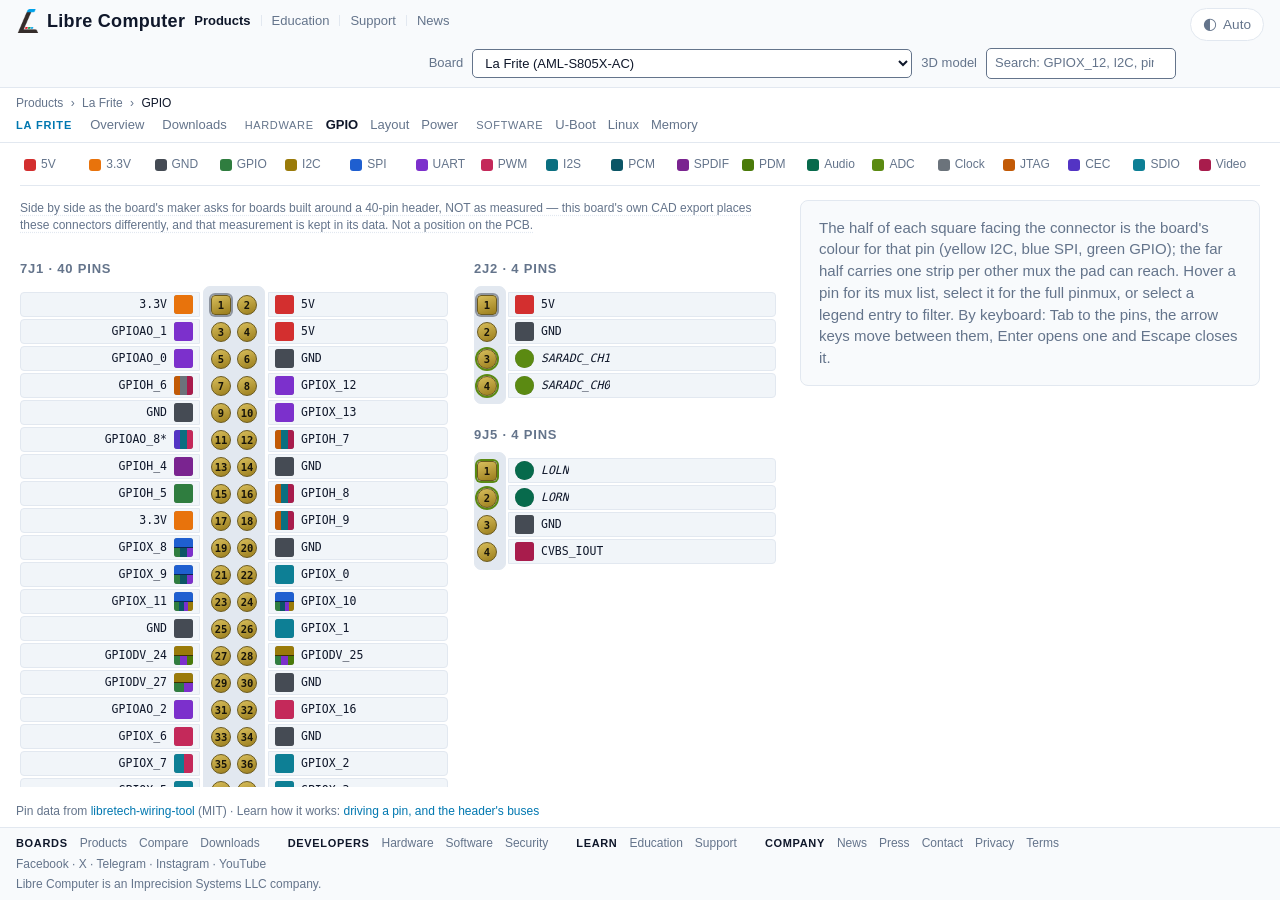
<file: aml-s805x-ac/index.html>
<!DOCTYPE html>
<html lang="en">
<head>
<meta charset="utf-8">
<!-- Scripts from this site only, plus the inline theme snippet by its sha256
     (tools/check-kit.py recomputes it); data, styles and images same-origin,
     data: for the kit's logo. GitHub Pages sets no headers, so it is a meta. -->
<meta http-equiv="Content-Security-Policy" content="default-src 'self'; script-src 'self' 'sha256-oHIc59mqgn9ICn5smlJlKAoSorMm9lRvLXPlZJXSqW8='; style-src 'self' 'unsafe-inline'; img-src 'self' data:; object-src 'none'; base-uri 'none'; form-action 'none'">
<meta name="referrer" content="strict-origin-when-cross-origin">
<meta name="viewport" content="width=device-width, initial-scale=1">
<title>La Frite (AML-S805X-AC) GPIO Pinout — Libre Computer</title>
<meta name="description" content="GPIO pinout and pinmux for the Libre Computer La Frite (AML-S805X-AC, Amlogic S805X): every header pin&#39;s name, type, alternate functions and GPIO line.">
<!-- og -->
<meta property="og:type" content="website">
<meta property="og:site_name" content="Libre Computer">
<meta property="og:title" content="La Frite (AML-S805X-AC) GPIO Pinout — Libre Computer">
<meta property="og:description" content="GPIO pinout and pinmux for the Libre Computer La Frite (AML-S805X-AC, Amlogic S805X): every header pin's name, type, alternate functions and GPIO line.">
<meta property="og:url" content="https://gpio.hardware.libre.computer/aml-s805x-ac/">
<meta property="og:image" content="https://libre.computer/images/ogImage.webp">
<meta name="twitter:card" content="summary_large_image">
<!-- /og -->
<link rel="canonical" href="https://gpio.hardware.libre.computer/aml-s805x-ac/">
<link rel="icon" href="data:,">
<link rel="stylesheet" href="../css/lc-kit.css">
<link rel="stylesheet" href="../css/style.css">
<!-- Sets the theme before first paint, so a dark visitor never sees a white
     flash. Must stay inline and must stay ahead of the stylesheets; the copy
     is checked by tools/lc-ui-kit/sync.py against HEAD_SNIPPET in lc-kit.js. -->
<script>try{var q=new URLSearchParams(location.search),e=q.get("embed")==="1",t=e&&q.get("theme");if(e)document.documentElement.classList.add("lc-embed");var p=t==="light"||t==="dark"?t:localStorage.getItem("theme")||"auto";if(p==="dark"||(p==="auto"&&matchMedia("(prefers-color-scheme: dark)").matches))document.documentElement.classList.add("dark")}catch(x){}</script>
</head>
<body class="lc-doc" data-board="aml-s805x-ac">
<a class="lc-skip" href="#main">Skip to content</a>
<header class="lc-topbar">
  <div class="lc-brand">
    <a class="lc-brand-name" href="https://libre.computer">Libre Computer</a>
    <nav class="lc-sites" aria-label="Libre Computer sites">
      <a class="lc-site" href="https://libre.computer/products/" aria-current="true">Products</a>
      <a class="lc-site" href="https://education.libre.computer/">Education</a>
      <a class="lc-site" href="https://hub.libre.computer/">Support</a>
      <a class="lc-site" href="https://libre.computer/news/">News</a>
    </nav>
  </div>
  <div class="lc-controls">
    <label for="board-select">Board</label>
    <select id="board-select" aria-label="Select board"></select>
    <input id="search" type="search" placeholder="Search: GPIOX_12, I2C, pin 7, B4…" autocomplete="off" spellcheck="false" aria-label="Search by pad, function, pin or ball">
  </div>
</header>
<nav class="lc-subnav" aria-label="Hardware">
    <div class="lc-subnav-sites">
      <nav class="lc-crumbs" aria-label="Breadcrumb"><a href="https://libre.computer/products/">Products</a> <span aria-hidden="true">›</span> <a href="https://libre.computer/products/aml-s805x-ac/">La Frite</a> <span aria-hidden="true">›</span> <span aria-current="page">GPIO</span></nav>
      <script type="application/ld+json">{"@context": "https://schema.org", "@type": "BreadcrumbList", "itemListElement": [{"@type": "ListItem", "position": 1, "name": "Products", "item": "https://libre.computer/products/"}, {"@type": "ListItem", "position": 2, "name": "La Frite", "item": "https://libre.computer/products/aml-s805x-ac/"}, {"@type": "ListItem", "position": 3, "name": "GPIO", "item": "https://gpio.hardware.libre.computer/aml-s805x-ac/"}]}</script>
      <span class="lc-subnav-label">La Frite</span>
      <a href="https://libre.computer/products/aml-s805x-ac/">Overview</a>
      <a href="https://libre.computer/downloads/aml-s805x-ac/">Downloads</a>
      <span class="lc-board-group"><span class="lc-board-group-label">Hardware</span> <a href="https://gpio.hardware.libre.computer/aml-s805x-ac/" aria-current="page">GPIO</a> <a href="https://layout.hardware.libre.computer/aml-s805x-ac/">Layout</a> <a href="https://power.hardware.libre.computer/aml-s805x-ac/">Power</a></span>
      <span class="lc-board-group"><span class="lc-board-group-label">Software</span> <a href="https://u-boot.software.libre.computer/features/aml-s805x-ac/">U-Boot</a> <a href="https://linux.software.libre.computer/features/aml-s805x-ac/">Linux</a> <a href="https://memory.software.libre.computer/amlogic/?dram=512">Memory</a></span>
    </div>
</nav>

<div id="legend-bar" role="group" aria-label="Mux classes"><div id="legend"></div></div>

<div id="board-flag-slot" hidden></div>

<main id="main">
  <h1 class="lc-vh">GPIO pinout</h1>
  <section id="diagram" aria-label="Pin headers"></section>
  <aside id="panel">
    <button id="sheet-close" type="button">Close &times;</button>
    <div id="pin-detail"></div>
  </aside>
  <!-- after #panel: style.css sizes the panel by `#diagram + #panel` -->
  <p id="pin-keys" hidden>The arrow keys move between pins; Enter opens one, Escape closes it.</p>
  <!-- the board's pins as plain HTML, written by tools/render.mjs and kept
       in step by js/app.js (both through js/pinout.js boardPageHtml) -->
  <section id="pin-table" data-board="aml-s805x-ac" aria-labelledby="pin-table-title"><h2 id="pin-table-title">La Frite (AML-S805X-AC) pin table</h2><p>Amlogic S805X · 3 headers: 7J1 (40 pins), 2J2 (4 pins), 9J5 (4 pins).</p><div class="lc-table-scroll"><table class="lc-table pin-table"><caption>7J1 · 40 pins</caption><thead><tr><th scope="col">Pin</th><th scope="col">Name</th><th scope="col">Board signal</th><th scope="col">Type</th><th scope="col">Functions</th><th scope="col">GPIO</th></tr></thead><tbody><tr><th scope="row">1</th><td>3.3V</td><td>VCC3.3V</td><td>3.3V power</td><td></td><td></td></tr><tr><th scope="row">2</th><td>5V</td><td>VCC5V</td><td>5V power</td><td></td><td></td></tr><tr><th scope="row">3</th><td>GPIOAO_1</td><td>LINUX_RX</td><td>GPIO</td><td>UART_RX_AO_A, UART_RX_AO_B</td><td>gpiochip0 line 1</td></tr><tr><th scope="row">4</th><td>5V</td><td>VCC5V</td><td>5V power</td><td></td><td></td></tr><tr><th scope="row">5</th><td>GPIOAO_0</td><td>LINUX_TX</td><td>GPIO</td><td>UART_TX_AO_A, UART_TX_AO_B</td><td>gpiochip0 line 0</td></tr><tr><th scope="row">6</th><td>GND</td><td></td><td>Ground</td><td></td><td></td></tr><tr><th scope="row">7</th><td>GPIOH_6</td><td>TCK</td><td>GPIO</td><td>JTAG_TCK, I2S_AM_CLK, TSIN_B_CLK</td><td>gpiochip1 line 22</td></tr><tr><th scope="row">8</th><td>GPIOX_12</td><td>BT_EN</td><td>GPIO</td><td>UART_TX_A, SLIP_UART_TX</td><td>gpiochip1 line 91</td></tr><tr><th scope="row">9</th><td>GND</td><td></td><td>Ground</td><td></td><td></td></tr><tr><th scope="row">10</th><td>GPIOX_13</td><td>BT_WAKE_HOST</td><td>GPIO</td><td>UART_RX_A, SLIP_UART_RX</td><td>gpiochip1 line 92</td></tr><tr><th scope="row">11</th><td>GPIOAO_8*</td><td>PWM</td><td>GPIO</td><td>AO_CEC, EE_CEC, I2SOUT_CH23, PWM_AO_A</td><td>gpiochip0 line 8</td></tr><tr><th scope="row">12</th><td>GPIOH_7</td><td>TMS</td><td>GPIO</td><td>JTAG_TMS, I2S_AO_CLK_OUT, I2S_AO_CLK_IN, TSIN_B_D0</td><td>gpiochip1 line 23</td></tr><tr><th scope="row">13</th><td>GPIOH_4</td><td>SPDIF_OUT</td><td>GPIO</td><td>SPDIF_OUT, SPDIF_IN</td><td>gpiochip1 line 20</td></tr><tr><th scope="row">14</th><td>GND</td><td></td><td>Ground</td><td></td><td></td></tr><tr><th scope="row">15</th><td>GPIOH_5</td><td>MUTE</td><td>GPIO</td><td></td><td>gpiochip1 line 21</td></tr><tr><th scope="row">16</th><td>GPIOH_8</td><td>TDI</td><td>GPIO</td><td>JTAG_TDI, I2S_LR_CLK_OUT, I2S_LR_CLK_IN, TSIN_B_SOP</td><td>gpiochip1 line 24</td></tr><tr><th scope="row">17</th><td>3.3V</td><td>VCC3.3V</td><td>3.3V power</td><td></td><td></td></tr><tr><th scope="row">18</th><td>GPIOH_9</td><td>TDO</td><td>GPIO</td><td>JTAG_TDO, I2SOUT_CH01, TSIN_B_VALID</td><td>gpiochip1 line 25</td></tr><tr><th scope="row">19</th><td>GPIOX_8</td><td>UART_C_TX</td><td>SPI</td><td>PCM_OUT_A, UART_TX_C, SPI_MOSI</td><td>gpiochip1 line 87</td></tr><tr><th scope="row">20</th><td>GND</td><td></td><td>Ground</td><td></td><td></td></tr><tr><th scope="row">21</th><td>GPIOX_9</td><td>UART_C_RX</td><td>SPI</td><td>PCM_IN_A, UART_RX_C, SPI_MISO</td><td>gpiochip1 line 88</td></tr><tr><th scope="row">22</th><td>GPIOX_0</td><td>WIFI_D0</td><td>GPIO</td><td>SDIO_D0</td><td>gpiochip1 line 79</td></tr><tr><th scope="row">23</th><td>GPIOX_11</td><td>UART_C_RTS_N</td><td>SPI</td><td>PCM_CLK_A, UART_RTS_C, I2C_SCK_D, SPI_SCLK</td><td>gpiochip1 line 90</td></tr><tr><th scope="row">24</th><td>GPIOX_10</td><td>UART_C_CTS_N</td><td>SPI</td><td>PCM_FS_A, UART_CTS_C, I2C_SDA_D, SPI_SS0</td><td>gpiochip1 line 89</td></tr><tr><th scope="row">25</th><td>GND</td><td></td><td>Ground</td><td></td><td></td></tr><tr><th scope="row">26</th><td>GPIOX_1</td><td>WIFI_D1</td><td>GPIO</td><td>SDIO_D1</td><td>gpiochip1 line 80</td></tr><tr><th scope="row">27</th><td>GPIODV_24</td><td>I2C_SDA_A</td><td>I2C</td><td>UART_TX_B, DMIC_IN, I2C_SDA_A</td><td>gpiochip1 line 73</td></tr><tr><th scope="row">28</th><td>GPIODV_25</td><td>I2C_SCK_A</td><td>I2C</td><td>UART_RX_B, DMIC_CLK_OUT, I2C_SCK_A</td><td>gpiochip1 line 74</td></tr><tr><th scope="row">29</th><td>GPIODV_27</td><td>SYS_LED</td><td>I2C</td><td>UART_RTS_B, I2C_SCK_B</td><td>gpiochip1 line 76</td></tr><tr><th scope="row">30</th><td>GND</td><td></td><td>Ground</td><td></td><td></td></tr><tr><th scope="row">31</th><td>GPIOAO_2</td><td>PWR_KEY_DET</td><td>GPIO</td><td>UART_CTS_AO_A, UART_CTS_AO_B</td><td>gpiochip0 line 2</td></tr><tr><th scope="row">32</th><td>GPIOX_16</td><td>WIFI_32K</td><td>GPIO</td><td>PWM_E</td><td>gpiochip1 line 95</td></tr><tr><th scope="row">33</th><td>GPIOX_6</td><td>WIFI_PWREN</td><td>GPIO</td><td>PWM_A</td><td>gpiochip1 line 85</td></tr><tr><th scope="row">34</th><td>GND</td><td></td><td>Ground</td><td></td><td></td></tr><tr><th scope="row">35</th><td>GPIOX_7</td><td>WIFI_WAKE_HOST</td><td>GPIO</td><td>SDIO_IRQ, PWM_F</td><td>gpiochip1 line 86</td></tr><tr><th scope="row">36</th><td>GPIOX_2</td><td>WIFI_D2</td><td>GPIO</td><td>SDIO_D2</td><td>gpiochip1 line 81</td></tr><tr><th scope="row">37</th><td>GPIOX_5</td><td>WIFI_CMD</td><td>GPIO</td><td>SDIO_CMD</td><td>gpiochip1 line 84</td></tr><tr><th scope="row">38</th><td>GPIOX_3</td><td>WIFI_D3</td><td>GPIO</td><td>SDIO_D3</td><td>gpiochip1 line 82</td></tr><tr><th scope="row">39</th><td>GND</td><td></td><td>Ground</td><td></td><td></td></tr><tr><th scope="row">40</th><td>GPIOX_4</td><td>WIFI_SD_CLK</td><td>GPIO</td><td>SDIO_CLK</td><td>gpiochip1 line 83</td></tr></tbody></table></div><div class="lc-table-scroll"><table class="lc-table pin-table"><caption>2J2 · 4 pins</caption><thead><tr><th scope="col">Pin</th><th scope="col">Name</th><th scope="col">Board signal</th><th scope="col">Type</th><th scope="col">Functions</th><th scope="col">GPIO</th></tr></thead><tbody><tr><th scope="row">1</th><td>5V</td><td>VCC5V</td><td>5V power</td><td></td><td></td></tr><tr><th scope="row">2</th><td>GND</td><td></td><td>Ground</td><td></td><td></td></tr><tr><th scope="row">3</th><td>SARADC_CH1</td><td>ADC1</td><td>ADC (analog pad)</td><td></td><td></td></tr><tr><th scope="row">4</th><td>SARADC_CH0</td><td>ADC2</td><td>ADC (analog pad)</td><td></td><td></td></tr></tbody></table></div><div class="lc-table-scroll"><table class="lc-table pin-table"><caption>9J5 · 4 pins</caption><thead><tr><th scope="col">Pin</th><th scope="col">Name</th><th scope="col">Board signal</th><th scope="col">Type</th><th scope="col">Functions</th><th scope="col">GPIO</th></tr></thead><tbody><tr><th scope="row">1</th><td>LOLN</td><td>ML_CH</td><td>Analog audio (analog pad)</td><td></td><td></td></tr><tr><th scope="row">2</th><td>LORN</td><td>MR_CH</td><td>Analog audio (analog pad)</td><td></td><td></td></tr><tr><th scope="row">3</th><td>GND</td><td></td><td>Ground</td><td></td><td></td></tr><tr><th scope="row">4</th><td>CVBS_IOUT</td><td>CVBS</td><td>TS / camera / video</td><td></td><td></td></tr></tbody></table></div></section><!-- /pin-table -->
</main>

<p class="lc-page-note">Pin data from <a href="https://github.com/libre-computer-project/libretech-wiring-tool">libretech-wiring-tool</a> (MIT)
  &middot; Learn how it works: <a href="https://education.libre.computer/modules/io/">driving a pin, and the header's buses</a></p>
<footer class="lc-footer">
  <nav class="lc-footer-links" aria-label="Libre Computer">
    <div class="lc-footer-group"><span class="lc-footer-head">Boards</span><a href="https://libre.computer/products/">Products</a><a href="https://libre.computer/compare/">Compare</a><a href="https://libre.computer/downloads/">Downloads</a></div>
    <div class="lc-footer-group"><span class="lc-footer-head">Developers</span><a href="https://hardware.libre.computer/">Hardware</a><a href="https://software.libre.computer/">Software</a><a href="https://libre.computer/security/">Security</a></div>
    <div class="lc-footer-group"><span class="lc-footer-head">Learn</span><a href="https://education.libre.computer/">Education</a><a href="https://hub.libre.computer/">Support</a></div>
    <div class="lc-footer-group"><span class="lc-footer-head">Company</span><a href="https://libre.computer/news/">News</a><a href="https://libre.computer/press/">Press</a><a href="https://libre.computer/#contact">Contact</a><a href="https://libre.computer/privacy/">Privacy</a><a href="https://libre.computer/terms/">Terms</a></div>
  </nav>
  <p class="lc-footer-social"><a href="https://facebook.com/librecomputer" rel="noopener">Facebook</a> &middot; <a href="https://x.com/LibreComputer" rel="noopener">X</a> &middot; <a href="https://t.me/libre_computer" rel="noopener">Telegram</a> &middot; <a href="https://www.instagram.com/librecomputer/" rel="noopener">Instagram</a> &middot; <a href="https://www.youtube.com/c/LibreComputer" rel="noopener">YouTube</a></p>
  <p class="lc-footer-company">Libre Computer is an <a href="https://imprecisionsystems.com/" rel="noopener">Imprecision Systems LLC</a> company.</p>
</footer>

<div id="tooltip" class="lc-tooltip" hidden></div>
<script type="module" src="../js/app.js"></script>
</body>
</html>
</file>
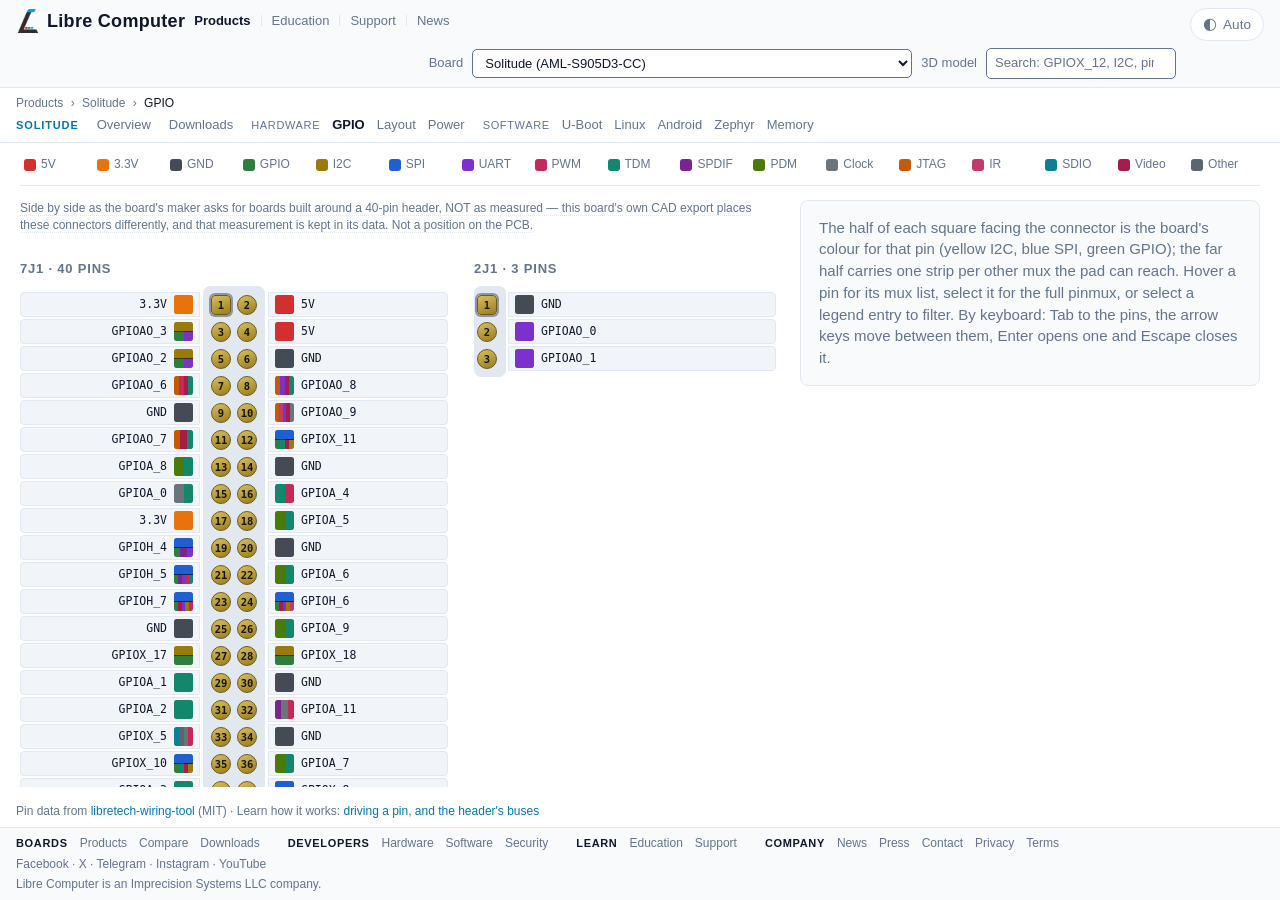
<file: aml-s905d3-cc/index.html>
<!DOCTYPE html>
<html lang="en">
<head>
<meta charset="utf-8">
<!-- Scripts from this site only, plus the inline theme snippet by its sha256
     (tools/check-kit.py recomputes it); data, styles and images same-origin,
     data: for the kit's logo. GitHub Pages sets no headers, so it is a meta. -->
<meta http-equiv="Content-Security-Policy" content="default-src 'self'; script-src 'self' 'sha256-oHIc59mqgn9ICn5smlJlKAoSorMm9lRvLXPlZJXSqW8='; style-src 'self' 'unsafe-inline'; img-src 'self' data:; object-src 'none'; base-uri 'none'; form-action 'none'">
<meta name="referrer" content="strict-origin-when-cross-origin">
<meta name="viewport" content="width=device-width, initial-scale=1">
<title>Solitude (AML-S905D3-CC) GPIO Pinout — Libre Computer</title>
<meta name="description" content="GPIO pinout and pinmux for the Libre Computer Solitude (AML-S905D3-CC, Amlogic S905D3): every header pin&#39;s name, type, alternate functions and GPIO line.">
<!-- og -->
<meta property="og:type" content="website">
<meta property="og:site_name" content="Libre Computer">
<meta property="og:title" content="Solitude (AML-S905D3-CC) GPIO Pinout — Libre Computer">
<meta property="og:description" content="GPIO pinout and pinmux for the Libre Computer Solitude (AML-S905D3-CC, Amlogic S905D3): every header pin's name, type, alternate functions and GPIO line.">
<meta property="og:url" content="https://gpio.hardware.libre.computer/aml-s905d3-cc/">
<meta property="og:image" content="https://libre.computer/images/ogImage.webp">
<meta name="twitter:card" content="summary_large_image">
<!-- /og -->
<link rel="canonical" href="https://gpio.hardware.libre.computer/aml-s905d3-cc/">
<link rel="icon" href="data:,">
<link rel="stylesheet" href="../css/lc-kit.css">
<link rel="stylesheet" href="../css/style.css">
<!-- Sets the theme before first paint, so a dark visitor never sees a white
     flash. Must stay inline and must stay ahead of the stylesheets; the copy
     is checked by tools/lc-ui-kit/sync.py against HEAD_SNIPPET in lc-kit.js. -->
<script>try{var q=new URLSearchParams(location.search),e=q.get("embed")==="1",t=e&&q.get("theme");if(e)document.documentElement.classList.add("lc-embed");var p=t==="light"||t==="dark"?t:localStorage.getItem("theme")||"auto";if(p==="dark"||(p==="auto"&&matchMedia("(prefers-color-scheme: dark)").matches))document.documentElement.classList.add("dark")}catch(x){}</script>
</head>
<body class="lc-doc" data-board="aml-s905d3-cc">
<a class="lc-skip" href="#main">Skip to content</a>
<header class="lc-topbar">
  <div class="lc-brand">
    <a class="lc-brand-name" href="https://libre.computer">Libre Computer</a>
    <nav class="lc-sites" aria-label="Libre Computer sites">
      <a class="lc-site" href="https://libre.computer/products/" aria-current="true">Products</a>
      <a class="lc-site" href="https://education.libre.computer/">Education</a>
      <a class="lc-site" href="https://hub.libre.computer/">Support</a>
      <a class="lc-site" href="https://libre.computer/news/">News</a>
    </nav>
  </div>
  <div class="lc-controls">
    <label for="board-select">Board</label>
    <select id="board-select" aria-label="Select board"></select>
    <input id="search" type="search" placeholder="Search: GPIOX_12, I2C, pin 7, B4…" autocomplete="off" spellcheck="false" aria-label="Search by pad, function, pin or ball">
  </div>
</header>
<nav class="lc-subnav" aria-label="Hardware">
    <div class="lc-subnav-sites">
      <nav class="lc-crumbs" aria-label="Breadcrumb"><a href="https://libre.computer/products/">Products</a> <span aria-hidden="true">›</span> <a href="https://libre.computer/products/aml-s905d3-cc/">Solitude</a> <span aria-hidden="true">›</span> <span aria-current="page">GPIO</span></nav>
      <script type="application/ld+json">{"@context": "https://schema.org", "@type": "BreadcrumbList", "itemListElement": [{"@type": "ListItem", "position": 1, "name": "Products", "item": "https://libre.computer/products/"}, {"@type": "ListItem", "position": 2, "name": "Solitude", "item": "https://libre.computer/products/aml-s905d3-cc/"}, {"@type": "ListItem", "position": 3, "name": "GPIO", "item": "https://gpio.hardware.libre.computer/aml-s905d3-cc/"}]}</script>
      <span class="lc-subnav-label">Solitude</span>
      <a href="https://libre.computer/products/aml-s905d3-cc/">Overview</a>
      <a href="https://libre.computer/downloads/aml-s905d3-cc/">Downloads</a>
      <span class="lc-board-group"><span class="lc-board-group-label">Hardware</span> <a href="https://gpio.hardware.libre.computer/aml-s905d3-cc/" aria-current="page">GPIO</a> <a href="https://layout.hardware.libre.computer/aml-s905d3-cc/">Layout</a> <a href="https://power.hardware.libre.computer/aml-s905d3-cc/">Power</a></span>
      <span class="lc-board-group"><span class="lc-board-group-label">Software</span> <a href="https://u-boot.software.libre.computer/features/aml-s905d3-cc/">U-Boot</a> <a href="https://linux.software.libre.computer/features/aml-s905d3-cc/">Linux</a> <a href="https://android.software.libre.computer/features/aml-s905d3-cc/">Android</a> <a href="https://zephyr.software.libre.computer/features/aml-s905d3-cc/">Zephyr</a> <a href="https://memory.software.libre.computer/amlogic/?dram=2048">Memory</a></span>
    </div>
</nav>

<div id="legend-bar" role="group" aria-label="Mux classes"><div id="legend"></div></div>

<div id="board-flag-slot" hidden></div>

<main id="main">
  <h1 class="lc-vh">GPIO pinout</h1>
  <section id="diagram" aria-label="Pin headers"></section>
  <aside id="panel">
    <button id="sheet-close" type="button">Close &times;</button>
    <div id="pin-detail"></div>
  </aside>
  <!-- after #panel: style.css sizes the panel by `#diagram + #panel` -->
  <p id="pin-keys" hidden>The arrow keys move between pins; Enter opens one, Escape closes it.</p>
  <!-- the board's pins as plain HTML, written by tools/render.mjs and kept
       in step by js/app.js (both through js/pinout.js boardPageHtml) -->
  <section id="pin-table" data-board="aml-s905d3-cc" aria-labelledby="pin-table-title"><h2 id="pin-table-title">Solitude (AML-S905D3-CC) pin table</h2><p>Amlogic S905D3 · 2 headers: 7J1 (40 pins), 2J1 (3 pins).</p><div class="lc-table-scroll"><table class="lc-table pin-table"><caption>7J1 · 40 pins</caption><thead><tr><th scope="col">Pin</th><th scope="col">Name</th><th scope="col">Board signal</th><th scope="col">Type</th><th scope="col">Functions</th><th scope="col">GPIO</th></tr></thead><tbody><tr><th scope="row">1</th><td>3.3V</td><td>VDDAO_3_3V</td><td>3.3V power</td><td></td><td></td></tr><tr><th scope="row">2</th><td>5V</td><td>VCC5V</td><td>5V power</td><td></td><td></td></tr><tr><th scope="row">3</th><td>GPIOAO_3</td><td>I2C_AO_M0_SDA</td><td>I2C</td><td>I2C_AO_M0_SDA, UART_AO_B_RX, I2C_AO_S0_SDA</td><td>gpiochip1 line 3</td></tr><tr><th scope="row">4</th><td>5V</td><td>VCC5V</td><td>5V power</td><td></td><td></td></tr><tr><th scope="row">5</th><td>GPIOAO_2</td><td>I2C_AO_M0_SCL</td><td>I2C</td><td>I2C_AO_M0_SCL, UART_AO_B_TX, I2C_AO_S0_SCL</td><td>gpiochip1 line 2</td></tr><tr><th scope="row">6</th><td>GND</td><td></td><td>Ground</td><td></td><td></td></tr><tr><th scope="row">7</th><td>GPIOAO_6</td><td>GPIOAO_6/JTAG_CLK</td><td>GPIO</td><td>JTAG_A_CLK, PWMAO_C, TSIN_A_SOP, TDMB_D2, TDMB_DIN2</td><td>gpiochip1 line 6</td></tr><tr><th scope="row">8</th><td>GPIOAO_8</td><td>GPIOAO_8/JTAG_TDI</td><td>GPIO</td><td>JTAG_A_TDI, UART_AO_B_TX, TSIN_A_CLK, TDMB_SCLK, TDMB_SLV_SCLK</td><td>gpiochip1 line 8</td></tr><tr><th scope="row">9</th><td>GND</td><td></td><td>Ground</td><td></td><td></td></tr><tr><th scope="row">10</th><td>GPIOAO_9</td><td>GPIOAO_9/JTAG_TDO</td><td>GPIO</td><td>JTAG_A_TDO, IR_REMOTE_OUT, UART_AO_B_RX, TSIN_A_VALID, MCLK_0</td><td>gpiochip1 line 9</td></tr><tr><th scope="row">11</th><td>GPIOAO_7</td><td>GPIOAO_7/JTAG_TMS</td><td>GPIO</td><td>JTAG_A_TMS, TSIN_A_DIN0, TDMB_FS, TDMB_SLV_FS</td><td>gpiochip1 line 7</td></tr><tr><th scope="row">12</th><td>GPIOX_11</td><td>PCM_CLK</td><td>SPI</td><td>TDMA_SCLK, TDMA_SLV_SCLK, TSIN_B_CLK, SPI_A_SCLK, I2C_EE_M1_SCL</td><td>gpiochip0 line 76</td></tr><tr><th scope="row">13</th><td>GPIOA_8</td><td></td><td>GPIO</td><td>PDM_DIN0, TDMC_D2, TDMC_DIN2, TDMB_D5</td><td>gpiochip0 line 57</td></tr><tr><th scope="row">14</th><td>GND</td><td></td><td>Ground</td><td></td><td></td></tr><tr><th scope="row">15</th><td>GPIOA_0</td><td></td><td>GPIO</td><td>MCLK_0, TDMB_D7</td><td>gpiochip0 line 49</td></tr><tr><th scope="row">16</th><td>GPIOA_4</td><td></td><td>GPIO</td><td>TDMB_D1, TDMB_DIN1, PWM_D</td><td>gpiochip0 line 53</td></tr><tr><th scope="row">17</th><td>3.3V</td><td>VDDAO_3_3V</td><td>3.3V power</td><td></td><td></td></tr><tr><th scope="row">18</th><td>GPIOA_5</td><td></td><td>GPIO</td><td>PDM_DIN3, TDMB_DIN2, TDMB_D2, TDMC_D5</td><td>gpiochip0 line 54</td></tr><tr><th scope="row">19</th><td>GPIOH_4</td><td>SPI_B_MOSI</td><td>SPI</td><td>SPDIF_OUT, UART_EE_C_RTS, SPI_B_MOSI</td><td>gpiochip0 line 20</td></tr><tr><th scope="row">20</th><td>GND</td><td></td><td>Ground</td><td></td><td></td></tr><tr><th scope="row">21</th><td>GPIOH_5</td><td>SPI_B_MISO</td><td>SPI</td><td>SPDIF_IN, UART_EE_C_CTS, SPI_B_MISO, PWM_F, TDMB_D3, TDMB_DIN3</td><td>gpiochip0 line 21</td></tr><tr><th scope="row">22</th><td>GPIOA_6</td><td></td><td>GPIO</td><td>PDM_DIN2, TDMB_DIN3, TDMB_D3, TDMC_D4</td><td>gpiochip0 line 55</td></tr><tr><th scope="row">23</th><td>GPIOH_7</td><td>SPI_B_SCLK</td><td>SPI</td><td>ISO7816_DATA, UART_EE_C_TX, SPI_B_SCLK, I2C_EE_M1_SCL, PWM_B</td><td>gpiochip0 line 23</td></tr><tr><th scope="row">24</th><td>GPIOH_6</td><td>SPI_B_SS0</td><td>SPI</td><td>ISO7816_CLK, UART_EE_C_RX, SPI_B_SS0, I2C_EE_M1_SDA, IR_REMOTE_OUT</td><td>gpiochip0 line 22</td></tr><tr><th scope="row">25</th><td>GND</td><td></td><td>Ground</td><td></td><td></td></tr><tr><th scope="row">26</th><td>GPIOA_9</td><td></td><td>GPIO</td><td>PDM_DIN1, TDMC_D1, TDMC_DIN1, TDMB_D6</td><td>gpiochip0 line 58</td></tr><tr><th scope="row">27</th><td>GPIOX_17</td><td>I2C_EE_M2_SDA</td><td>I2C</td><td>I2C_EE_M2_SDA</td><td>gpiochip0 line 82</td></tr><tr><th scope="row">28</th><td>GPIOX_18</td><td>I2C_EE_M2_SCL</td><td>I2C</td><td>I2C_EE_M2_SCL</td><td>gpiochip0 line 83</td></tr><tr><th scope="row">29</th><td>GPIOA_1</td><td></td><td>GPIO</td><td>TDMB_SCLK, TDMB_SLV_SCLK</td><td>gpiochip0 line 50</td></tr><tr><th scope="row">30</th><td>GND</td><td></td><td>Ground</td><td></td><td></td></tr><tr><th scope="row">31</th><td>GPIOA_2</td><td></td><td>GPIO</td><td>TDMB_FS, TDMB_SLV_FS</td><td>gpiochip0 line 51</td></tr><tr><th scope="row">32</th><td>GPIOA_11</td><td></td><td>GPIO</td><td>SPDIF_OUT, MCLK_1, PWM_F</td><td>gpiochip0 line 60</td></tr><tr><th scope="row">33</th><td>GPIOX_5</td><td></td><td>GPIO</td><td>SDIO_CMD, SDCARD_CMD, MCLK_1, PWM_C</td><td>gpiochip0 line 70</td></tr><tr><th scope="row">34</th><td>GND</td><td></td><td>Ground</td><td></td><td></td></tr><tr><th scope="row">35</th><td>GPIOX_10</td><td>PCM_SYNC</td><td>SPI</td><td>TDMA_FS, TDMA_SLV_FS, TSIN_B_DIN0, SPI_A_SS0, I2C_EE_M1_SDA</td><td>gpiochip0 line 75</td></tr><tr><th scope="row">36</th><td>GPIOA_7</td><td></td><td>GPIO</td><td>PDM_DCLK, TDMC_D3, TDMC_DIN3, TDMB_D4</td><td>gpiochip0 line 56</td></tr><tr><th scope="row">37</th><td>GPIOA_3</td><td></td><td>GPIO</td><td>TDMB_D0, TDMB_DIN0</td><td>gpiochip0 line 52</td></tr><tr><th scope="row">38</th><td>GPIOX_8</td><td>PCM_DIN</td><td>SPI</td><td>TDMA_D1, TDMA_DIN1, TSIN_B_SOP, SPI_A_MOSI, PWM_C, ISO7816_CLK</td><td>gpiochip0 line 73</td></tr><tr><th scope="row">39</th><td>GND</td><td></td><td>Ground</td><td></td><td></td></tr><tr><th scope="row">40</th><td>GPIOX_9</td><td>PCM_DOUT</td><td>SPI</td><td>TDMA_D0, TDMA_DIN0, TSIN_B_VALID, SPI_A_MISO, ISO7816_DATA</td><td>gpiochip0 line 74</td></tr></tbody></table></div><div class="lc-table-scroll"><table class="lc-table pin-table"><caption>2J1 · 3 pins</caption><thead><tr><th scope="col">Pin</th><th scope="col">Name</th><th scope="col">Board signal</th><th scope="col">Type</th><th scope="col">Functions</th><th scope="col">GPIO</th></tr></thead><tbody><tr><th scope="row">1</th><td>GND</td><td></td><td>Ground</td><td></td><td></td></tr><tr><th scope="row">2</th><td>GPIOAO_0</td><td>LINUX_TX</td><td>GPIO</td><td>UART_AO_A_TX</td><td>gpiochip1 line 0</td></tr><tr><th scope="row">3</th><td>GPIOAO_1</td><td>LINUX_RX</td><td>GPIO</td><td>UART_AO_A_RX</td><td>gpiochip1 line 1</td></tr></tbody></table></div></section><!-- /pin-table -->
</main>

<p class="lc-page-note">Pin data from <a href="https://github.com/libre-computer-project/libretech-wiring-tool">libretech-wiring-tool</a> (MIT)
  &middot; Learn how it works: <a href="https://education.libre.computer/modules/io/">driving a pin, and the header's buses</a></p>
<footer class="lc-footer">
  <nav class="lc-footer-links" aria-label="Libre Computer">
    <div class="lc-footer-group"><span class="lc-footer-head">Boards</span><a href="https://libre.computer/products/">Products</a><a href="https://libre.computer/compare/">Compare</a><a href="https://libre.computer/downloads/">Downloads</a></div>
    <div class="lc-footer-group"><span class="lc-footer-head">Developers</span><a href="https://hardware.libre.computer/">Hardware</a><a href="https://software.libre.computer/">Software</a><a href="https://libre.computer/security/">Security</a></div>
    <div class="lc-footer-group"><span class="lc-footer-head">Learn</span><a href="https://education.libre.computer/">Education</a><a href="https://hub.libre.computer/">Support</a></div>
    <div class="lc-footer-group"><span class="lc-footer-head">Company</span><a href="https://libre.computer/news/">News</a><a href="https://libre.computer/press/">Press</a><a href="https://libre.computer/#contact">Contact</a><a href="https://libre.computer/privacy/">Privacy</a><a href="https://libre.computer/terms/">Terms</a></div>
  </nav>
  <p class="lc-footer-social"><a href="https://facebook.com/librecomputer" rel="noopener">Facebook</a> &middot; <a href="https://x.com/LibreComputer" rel="noopener">X</a> &middot; <a href="https://t.me/libre_computer" rel="noopener">Telegram</a> &middot; <a href="https://www.instagram.com/librecomputer/" rel="noopener">Instagram</a> &middot; <a href="https://www.youtube.com/c/LibreComputer" rel="noopener">YouTube</a></p>
  <p class="lc-footer-company">Libre Computer is an <a href="https://imprecisionsystems.com/" rel="noopener">Imprecision Systems LLC</a> company.</p>
</footer>

<div id="tooltip" class="lc-tooltip" hidden></div>
<script type="module" src="../js/app.js"></script>
</body>
</html>
</file>
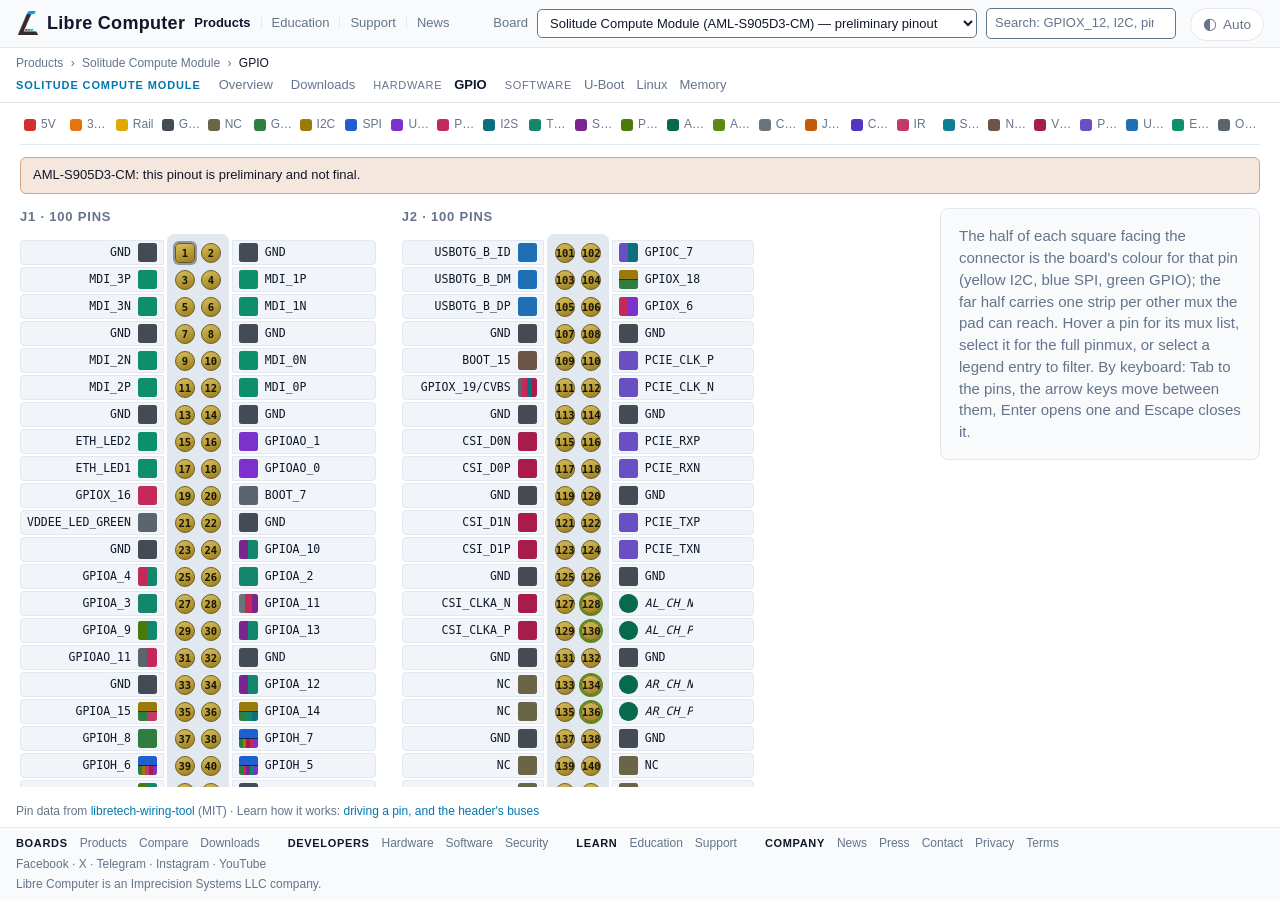
<file: aml-s905d3-cm/index.html>
<!DOCTYPE html>
<html lang="en">
<head>
<meta charset="utf-8">
<!-- Scripts from this site only, plus the inline theme snippet by its sha256
     (tools/check-kit.py recomputes it); data, styles and images same-origin,
     data: for the kit's logo. GitHub Pages sets no headers, so it is a meta. -->
<meta http-equiv="Content-Security-Policy" content="default-src 'self'; script-src 'self' 'sha256-oHIc59mqgn9ICn5smlJlKAoSorMm9lRvLXPlZJXSqW8='; style-src 'self' 'unsafe-inline'; img-src 'self' data:; object-src 'none'; base-uri 'none'; form-action 'none'">
<meta name="referrer" content="strict-origin-when-cross-origin">
<meta name="viewport" content="width=device-width, initial-scale=1">
<title>Solitude Compute Module (AML-S905D3-CM) GPIO Pinout — Libre Computer</title>
<meta name="description" content="GPIO pinout and pinmux for the Libre Computer Solitude Compute Module (AML-S905D3-CM, Amlogic S905D3): every header pin&#39;s name, type, alternate functions and GPIO line.">
<!-- og -->
<meta property="og:type" content="website">
<meta property="og:site_name" content="Libre Computer">
<meta property="og:title" content="Solitude Compute Module (AML-S905D3-CM) GPIO Pinout — Libre Computer">
<meta property="og:description" content="GPIO pinout and pinmux for the Libre Computer Solitude Compute Module (AML-S905D3-CM, Amlogic S905D3): every header pin's name, type, alternate functions and GPIO line.">
<meta property="og:url" content="https://gpio.hardware.libre.computer/aml-s905d3-cm/">
<meta property="og:image" content="https://libre.computer/images/ogImage.webp">
<meta name="twitter:card" content="summary_large_image">
<!-- /og -->
<link rel="canonical" href="https://gpio.hardware.libre.computer/aml-s905d3-cm/">
<link rel="icon" href="data:,">
<link rel="stylesheet" href="../css/lc-kit.css">
<link rel="stylesheet" href="../css/style.css">
<!-- Sets the theme before first paint, so a dark visitor never sees a white
     flash. Must stay inline and must stay ahead of the stylesheets; the copy
     is checked by tools/lc-ui-kit/sync.py against HEAD_SNIPPET in lc-kit.js. -->
<script>try{var q=new URLSearchParams(location.search),e=q.get("embed")==="1",t=e&&q.get("theme");if(e)document.documentElement.classList.add("lc-embed");var p=t==="light"||t==="dark"?t:localStorage.getItem("theme")||"auto";if(p==="dark"||(p==="auto"&&matchMedia("(prefers-color-scheme: dark)").matches))document.documentElement.classList.add("dark")}catch(x){}</script>
</head>
<body class="lc-doc" data-board="aml-s905d3-cm">
<a class="lc-skip" href="#main">Skip to content</a>
<header class="lc-topbar">
  <div class="lc-brand">
    <a class="lc-brand-name" href="https://libre.computer">Libre Computer</a>
    <nav class="lc-sites" aria-label="Libre Computer sites">
      <a class="lc-site" href="https://libre.computer/products/" aria-current="true">Products</a>
      <a class="lc-site" href="https://education.libre.computer/">Education</a>
      <a class="lc-site" href="https://hub.libre.computer/">Support</a>
      <a class="lc-site" href="https://libre.computer/news/">News</a>
    </nav>
  </div>
  <div class="lc-controls">
    <label for="board-select">Board</label>
    <select id="board-select" aria-label="Select board"></select>
    <input id="search" type="search" placeholder="Search: GPIOX_12, I2C, pin 7, B4…" autocomplete="off" spellcheck="false" aria-label="Search by pad, function, pin or ball">
  </div>
</header>
<nav class="lc-subnav" aria-label="Hardware">
    <div class="lc-subnav-sites">
      <nav class="lc-crumbs" aria-label="Breadcrumb"><a href="https://libre.computer/products/">Products</a> <span aria-hidden="true">›</span> <a href="https://libre.computer/products/aml-s905d3-cm/">Solitude Compute Module</a> <span aria-hidden="true">›</span> <span aria-current="page">GPIO</span></nav>
      <script type="application/ld+json">{"@context": "https://schema.org", "@type": "BreadcrumbList", "itemListElement": [{"@type": "ListItem", "position": 1, "name": "Products", "item": "https://libre.computer/products/"}, {"@type": "ListItem", "position": 2, "name": "Solitude Compute Module", "item": "https://libre.computer/products/aml-s905d3-cm/"}, {"@type": "ListItem", "position": 3, "name": "GPIO", "item": "https://gpio.hardware.libre.computer/aml-s905d3-cm/"}]}</script>
      <span class="lc-subnav-label">Solitude Compute Module</span>
      <a href="https://libre.computer/products/aml-s905d3-cm/">Overview</a>
      <a href="https://libre.computer/downloads/aml-s905d3-cm/">Downloads</a>
      <span class="lc-board-group"><span class="lc-board-group-label">Hardware</span> <a href="https://gpio.hardware.libre.computer/aml-s905d3-cm/" aria-current="page">GPIO</a></span>
      <span class="lc-board-group"><span class="lc-board-group-label">Software</span> <a href="https://u-boot.software.libre.computer/features/aml-s905d3-cm/">U-Boot</a> <a href="https://linux.software.libre.computer/features/aml-s905d3-cm/">Linux</a> <a href="https://memory.software.libre.computer/amlogic/?dram=2048">Memory</a></span>
    </div>
</nav>

<div id="legend-bar" role="group" aria-label="Mux classes"><div id="legend"></div></div>

<div id="board-flag-slot" hidden></div>

<main id="main">
  <h1 class="lc-vh">GPIO pinout</h1>
  <section id="diagram" aria-label="Pin headers"></section>
  <aside id="panel">
    <button id="sheet-close" type="button">Close &times;</button>
    <div id="pin-detail"></div>
  </aside>
  <!-- after #panel: style.css sizes the panel by `#diagram + #panel` -->
  <p id="pin-keys" hidden>The arrow keys move between pins; Enter opens one, Escape closes it.</p>
  <!-- the board's pins as plain HTML, written by tools/render.mjs and kept
       in step by js/app.js (both through js/pinout.js boardPageHtml) -->
  <section id="pin-table" data-board="aml-s905d3-cm" aria-labelledby="pin-table-title"><h2 id="pin-table-title">Solitude Compute Module (AML-S905D3-CM) pin table</h2><p>Amlogic S905D3 · 2 headers: J1 (100 pins), J2 (100 pins).</p><p class="board-flag">AML-S905D3-CM: this pinout is preliminary and not final.</p><div class="lc-table-scroll"><table class="lc-table pin-table"><caption>J1 · 100 pins</caption><thead><tr><th scope="col">Pin</th><th scope="col">Name</th><th scope="col">Board signal</th><th scope="col">Type</th><th scope="col">Functions</th><th scope="col">GPIO</th></tr></thead><tbody><tr><th scope="row">1</th><td>GND</td><td></td><td>Ground</td><td></td><td></td></tr><tr><th scope="row">2</th><td>GND</td><td></td><td>Ground</td><td></td><td></td></tr><tr><th scope="row">3</th><td>MDI_3P</td><td></td><td>Ethernet</td><td></td><td></td></tr><tr><th scope="row">4</th><td>MDI_1P</td><td></td><td>Ethernet</td><td></td><td></td></tr><tr><th scope="row">5</th><td>MDI_3N</td><td></td><td>Ethernet</td><td></td><td></td></tr><tr><th scope="row">6</th><td>MDI_1N</td><td></td><td>Ethernet</td><td></td><td></td></tr><tr><th scope="row">7</th><td>GND</td><td></td><td>Ground</td><td></td><td></td></tr><tr><th scope="row">8</th><td>GND</td><td></td><td>Ground</td><td></td><td></td></tr><tr><th scope="row">9</th><td>MDI_2N</td><td></td><td>Ethernet</td><td></td><td></td></tr><tr><th scope="row">10</th><td>MDI_0N</td><td></td><td>Ethernet</td><td></td><td></td></tr><tr><th scope="row">11</th><td>MDI_2P</td><td></td><td>Ethernet</td><td></td><td></td></tr><tr><th scope="row">12</th><td>MDI_0P</td><td></td><td>Ethernet</td><td></td><td></td></tr><tr><th scope="row">13</th><td>GND</td><td></td><td>Ground</td><td></td><td></td></tr><tr><th scope="row">14</th><td>GND</td><td></td><td>Ground</td><td></td><td></td></tr><tr><th scope="row">15</th><td>ETH_LED2</td><td>ETH_LED2 (PHY LED2, R10 510R)</td><td>Ethernet</td><td></td><td></td></tr><tr><th scope="row">16</th><td>GPIOAO_1</td><td>LINUX_RX (via R13 240R_1%)</td><td>GPIO</td><td>UART_AO_A_RX</td><td>gpiochip1 line 1</td></tr><tr><th scope="row">17</th><td>ETH_LED1</td><td>ETH_LED1 (PHY LED1, R11 510R)</td><td>Ethernet</td><td></td><td></td></tr><tr><th scope="row">18</th><td>GPIOAO_0</td><td>LINUX_TX (via R14 240R_1%)</td><td>GPIO</td><td>UART_AO_A_TX</td><td>gpiochip1 line 0</td></tr><tr><th scope="row">19</th><td>GPIOX_16</td><td>FAN_PWM (via R183 22R)</td><td>GPIO</td><td>PWM_E</td><td>gpiochip0 line 81</td></tr><tr><th scope="row">20</th><td>BOOT_7</td><td>SPI_WPN (via R80 0R)</td><td>GPIO</td><td>EMMC_D7, NOR_WP</td><td>gpiochip0 line 32</td></tr><tr><th scope="row">21</th><td>VDDEE_LED_GREEN</td><td></td><td>Other / control</td><td></td><td></td></tr><tr><th scope="row">22</th><td>GND</td><td></td><td>Ground</td><td></td><td></td></tr><tr><th scope="row">23</th><td>GND</td><td></td><td>Ground</td><td></td><td></td></tr><tr><th scope="row">24</th><td>GPIOA_10</td><td></td><td>GPIO</td><td>SPDIF_IN, TDMC_D0, TDMC_DIN0</td><td>gpiochip0 line 59</td></tr><tr><th scope="row">25</th><td>GPIOA_4</td><td></td><td>GPIO</td><td>PWM_D, TDMB_D1, TDMB_DIN1</td><td>gpiochip0 line 53</td></tr><tr><th scope="row">26</th><td>GPIOA_2</td><td></td><td>GPIO</td><td>TDMB_FS, TDMB_SLV_FS</td><td>gpiochip0 line 51</td></tr><tr><th scope="row">27</th><td>GPIOA_3</td><td></td><td>GPIO</td><td>TDMB_D0, TDMB_DIN0</td><td>gpiochip0 line 52</td></tr><tr><th scope="row">28</th><td>GPIOA_11</td><td></td><td>GPIO</td><td>MCLK_1, PWM_F, SPDIF_OUT</td><td>gpiochip0 line 60</td></tr><tr><th scope="row">29</th><td>GPIOA_9</td><td></td><td>GPIO</td><td>PDM_DIN1, TDMB_D6, TDMC_D1, TDMC_DIN1</td><td>gpiochip0 line 58</td></tr><tr><th scope="row">30</th><td>GPIOA_13</td><td></td><td>GPIO</td><td>SPDIF_OUT, TDMC_FS, TDMC_SLV_FS</td><td>gpiochip0 line 62</td></tr><tr><th scope="row">31</th><td>GPIOAO_11</td><td>PWMAO_A</td><td>GPIO</td><td>GEN_CLK_AO, GEN_CLK_EE, PWMAO_A, PWMAO_A_HIZ</td><td>gpiochip1 line 11</td></tr><tr><th scope="row">32</th><td>GND</td><td></td><td>Ground</td><td></td><td></td></tr><tr><th scope="row">33</th><td>GND</td><td></td><td>Ground</td><td></td><td></td></tr><tr><th scope="row">34</th><td>GPIOA_12</td><td></td><td>GPIO</td><td>SPDIF_IN, TDMC_SCLK, TDMC_SLV_SCLK</td><td>gpiochip0 line 61</td></tr><tr><th scope="row">35</th><td>GPIOA_15</td><td>I2C_EE_M3_SCL (via Q15 2SK3018)</td><td>I2C</td><td>I2C_EE_M3_SCL, IR_REMOTE_INPUT</td><td>gpiochip0 line 64</td></tr><tr><th scope="row">36</th><td>GPIOA_14</td><td>I2C_EE_M3_SDA (via Q16 2SK3018)</td><td>I2C</td><td>I2C_EE_M3_SDA, TDMB_D7, WORLD_SYNC</td><td>gpiochip0 line 63</td></tr><tr><th scope="row">37</th><td>GPIOH_8</td><td>SPI_B_CS1</td><td>GPIO</td><td></td><td>gpiochip0 line 24</td></tr><tr><th scope="row">38</th><td>GPIOH_7</td><td>SPI_B_SCLK</td><td>SPI</td><td>I2C_EE_M1_SCL, ISO7816_DATA, PWM_B, SPI_B_SCLK, UART_EE_C_TX</td><td>gpiochip0 line 23</td></tr><tr><th scope="row">39</th><td>GPIOH_6</td><td>SPI_B_CS0</td><td>SPI</td><td>I2C_EE_M1_SDA, IR_REMOTE_OUT, ISO7816_CLK, SPI_B_SS0, UART_EE_C_RX</td><td>gpiochip0 line 22</td></tr><tr><th scope="row">40</th><td>GPIOH_5</td><td>SPI_B_MISO</td><td>SPI</td><td>PWM_F, SPDIF_IN, SPI_B_MISO, TDMB_D3, TDMB_DIN3, UART_EE_C_CTS</td><td>gpiochip0 line 21</td></tr><tr><th scope="row">41</th><td>GPIOA_6</td><td></td><td>GPIO</td><td>PDM_DIN2, TDMB_D3, TDMB_DIN3, TDMC_D4</td><td>gpiochip0 line 55</td></tr><tr><th scope="row">42</th><td>GND</td><td></td><td>Ground</td><td></td><td></td></tr><tr><th scope="row">43</th><td>GND</td><td></td><td>Ground</td><td></td><td></td></tr><tr><th scope="row">44</th><td>GPIOH_4</td><td>SPI_B_MOSI</td><td>SPI</td><td>SPDIF_OUT, SPI_B_MOSI, UART_EE_C_RTS</td><td>gpiochip0 line 20</td></tr><tr><th scope="row">45</th><td>GPIOA_5</td><td></td><td>GPIO</td><td>PDM_DIN3, TDMB_D2, TDMB_DIN2, TDMC_D5</td><td>gpiochip0 line 54</td></tr><tr><th scope="row">46</th><td>GPIOA_0</td><td></td><td>GPIO</td><td>MCLK_0, TDMB_D7</td><td>gpiochip0 line 49</td></tr><tr><th scope="row">47</th><td>GPIOA_7</td><td></td><td>GPIO</td><td>PDM_DCLK, TDMB_D4, TDMC_D3, TDMC_DIN3</td><td>gpiochip0 line 56</td></tr><tr><th scope="row">48</th><td>GPIOA_8</td><td></td><td>GPIO</td><td>PDM_DIN0, TDMB_D5, TDMC_D2, TDMC_DIN2</td><td>gpiochip0 line 57</td></tr><tr><th scope="row">49</th><td>GPIOA_1</td><td></td><td>GPIO</td><td>TDMB_SCLK, TDMB_SLV_SCLK</td><td>gpiochip0 line 50</td></tr><tr><th scope="row">50</th><td>GPIOAO_7</td><td></td><td>GPIO</td><td>JTAG_A_TMS, TDMB_FS, TDMB_SLV_FS, TSIN_A_DIN0</td><td>gpiochip1 line 7</td></tr><tr><th scope="row">51</th><td>GPIOAO_9</td><td>UART_AO_B_RX</td><td>GPIO</td><td>IR_REMOTE_OUT, JTAG_A_TDO, MCLK_0, TSIN_A_VALID, UART_AO_B_RX</td><td>gpiochip1 line 9</td></tr><tr><th scope="row">52</th><td>GND</td><td></td><td>Ground</td><td></td><td></td></tr><tr><th scope="row">53</th><td>GND</td><td></td><td>Ground</td><td></td><td></td></tr><tr><th scope="row">54</th><td>GPIOAO_6</td><td></td><td>GPIO</td><td>JTAG_A_CLK, PWMAO_C, TDMB_D2, TDMB_DIN2, TSIN_A_SOP</td><td>gpiochip1 line 6</td></tr><tr><th scope="row">55</th><td>GPIOAO_8</td><td>UART_AO_B_TX</td><td>GPIO</td><td>JTAG_A_TDI, TDMB_SCLK, TDMB_SLV_SCLK, TSIN_A_CLK, UART_AO_B_TX</td><td>gpiochip1 line 8</td></tr><tr><th scope="row">56</th><td>GPIOAO_2</td><td>I2C_AO_M0_SCL</td><td>I2C</td><td>I2C_AO_M0_SCL, I2C_AO_S0_SCL, UART_AO_B_TX</td><td>gpiochip1 line 2</td></tr><tr><th scope="row">57</th><td>GPIOC_4</td><td>SD_CLK (via R122 22R)</td><td>GPIO</td><td>JTAG_B_CLK, PDM_DCLK, PWM_C, SDCARD_CLK</td><td>gpiochip0 line 45</td></tr><tr><th scope="row">58</th><td>GPIOAO_3</td><td>I2C_AO_M0_SDA</td><td>I2C</td><td>I2C_AO_M0_SDA, I2C_AO_S0_SDA, UART_AO_B_RX</td><td>gpiochip1 line 3</td></tr><tr><th scope="row">59</th><td>GND</td><td></td><td>Ground</td><td></td><td></td></tr><tr><th scope="row">60</th><td>GND</td><td></td><td>Ground</td><td></td><td></td></tr><tr><th scope="row">61</th><td>GPIOC_3</td><td>SD_D3</td><td>SPI</td><td>PDM_DIN3, SDCARD_D3, SPI_A_SCLK, UART_AO_A_TX</td><td>gpiochip0 line 44</td></tr><tr><th scope="row">62</th><td>GPIOC_5</td><td>SD_CMD</td><td>I2C</td><td>I2C_EE_M0_SDA, ISO7816_CLK, JTAG_B_TMS, SDCARD_CMD</td><td>gpiochip0 line 46</td></tr><tr><th scope="row">63</th><td>GPIOC_0</td><td>SD_D0</td><td>SPI</td><td>JTAG_B_TDO, PDM_DIN0, SDCARD_D0, SPI_A_MOSI</td><td>gpiochip0 line 41</td></tr><tr><th scope="row">64</th><td>BOOT_3</td><td>SPI_HOLD (via R76 0R)</td><td>GPIO</td><td>EMMC_D3, NOR_HOLD</td><td>gpiochip0 line 28</td></tr><tr><th scope="row">65</th><td>GND</td><td></td><td>Ground</td><td></td><td></td></tr><tr><th scope="row">66</th><td>GND</td><td></td><td>Ground</td><td></td><td></td></tr><tr><th scope="row">67</th><td>GPIOC_1</td><td>SD_D1</td><td>SPI</td><td>JTAG_B_TDI, PDM_DIN1, SDCARD_D1, SPI_A_MISO</td><td>gpiochip0 line 42</td></tr><tr><th scope="row">68</th><td>BOOT_4</td><td>SPI_D (via R77 0R)</td><td>GPIO</td><td>EMMC_D4, NOR_D</td><td>gpiochip0 line 29</td></tr><tr><th scope="row">69</th><td>GPIOC_2</td><td>SD_D2</td><td>SPI</td><td>PDM_DIN2, SDCARD_D2, SPI_A_SS0, UART_AO_A_RX</td><td>gpiochip0 line 43</td></tr><tr><th scope="row">70</th><td>BOOT_5</td><td>SPI_Q (via R78 0R)</td><td>GPIO</td><td>EMMC_D5, NOR_Q</td><td>gpiochip0 line 30</td></tr><tr><th scope="row">71</th><td>GND</td><td></td><td>Ground</td><td></td><td></td></tr><tr><th scope="row">72</th><td>BOOT_6</td><td>SPI_C (via R79 0R)</td><td>GPIO</td><td>EMMC_D6, NOR_C</td><td>gpiochip0 line 31</td></tr><tr><th scope="row">73</th><td>SD_VDD_OVERRIDE</td><td></td><td>Other / control</td><td></td><td></td></tr><tr><th scope="row">74</th><td>GND</td><td></td><td>Ground</td><td></td><td></td></tr><tr><th scope="row">75</th><td>BOOT_9</td><td>SD_PWR_ON (via Q14 2SK3018, R82 0R)</td><td>GPIO</td><td>NAND_ALE</td><td>gpiochip0 line 34</td></tr><tr><th scope="row">76</th><td>GPIOC_6</td><td>SD_DET (via R7 0R)</td><td>I2C</td><td>I2C_EE_M0_SCL, ISO7816_DATA</td><td>gpiochip0 line 47</td></tr><tr><th scope="row">77</th><td>5V_IN</td><td></td><td>5V power</td><td></td><td></td></tr><tr><th scope="row">78</th><td>GPIO_VREF</td><td>GPIOA_VIO</td><td>Low-voltage rail</td><td></td><td></td></tr><tr><th scope="row">79</th><td>5V_IN</td><td></td><td>5V power</td><td></td><td></td></tr><tr><th scope="row">80</th><td>GPIOA_15</td><td>GPIOA_15 (via R205 0R, Q15 2SK3018)</td><td>I2C</td><td>I2C_EE_M3_SCL, IR_REMOTE_INPUT</td><td>gpiochip0 line 64</td></tr><tr><th scope="row">81</th><td>5V_IN</td><td></td><td>5V power</td><td></td><td></td></tr><tr><th scope="row">82</th><td>GPIOA_14</td><td>GPIOA_14 (via R207 0R, Q16 2SK3018)</td><td>I2C</td><td>I2C_EE_M3_SDA, TDMB_D7, WORLD_SYNC</td><td>gpiochip0 line 63</td></tr><tr><th scope="row">83</th><td>5V_IN</td><td></td><td>5V power</td><td></td><td></td></tr><tr><th scope="row">84</th><td>VDDAO_3V3</td><td>VDDAO_3_3V</td><td>3.3V power</td><td></td><td></td></tr><tr><th scope="row">85</th><td>5V_IN</td><td></td><td>5V power</td><td></td><td></td></tr><tr><th scope="row">86</th><td>VDDAO_3V3</td><td>VDDAO_3_3V</td><td>3.3V power</td><td></td><td></td></tr><tr><th scope="row">87</th><td>5V_IN</td><td></td><td>5V power</td><td></td><td></td></tr><tr><th scope="row">88</th><td>VDDIO_AO18</td><td></td><td>Low-voltage rail</td><td></td><td></td></tr><tr><th scope="row">89</th><td>GPIOX_12</td><td></td><td>GPIO</td><td>UART_EE_A_TX</td><td>gpiochip0 line 77</td></tr><tr><th scope="row">90</th><td>VDDIO_AO18</td><td></td><td>Low-voltage rail</td><td></td><td></td></tr><tr><th scope="row">91</th><td>GPIOX_13</td><td></td><td>GPIO</td><td>UART_EE_A_RX</td><td>gpiochip0 line 78</td></tr><tr><th scope="row">92</th><td>GPIOX_7</td><td></td><td>GPIO</td><td>PWM_B, PWM_F, UART_EE_B_RX</td><td>gpiochip0 line 72</td></tr><tr><th scope="row">93</th><td>BOOT_5</td><td>BOOT_SEL (via R88 4.7K)</td><td>GPIO</td><td>EMMC_D5, NOR_Q</td><td>gpiochip0 line 30</td></tr><tr><th scope="row">94</th><td>SARADC_CH2</td><td>SARADC_CH2 (via R153 3.2K_1%)</td><td>ADC (analog pad)</td><td></td><td></td></tr><tr><th scope="row">95</th><td>VDDAO_LED_RED</td><td></td><td>Other / control</td><td></td><td></td></tr><tr><th scope="row">96</th><td>SARADC_CH3</td><td>SARADC_CH3 (via R171 3.2K_1%)</td><td>ADC (analog pad)</td><td></td><td></td></tr><tr><th scope="row">97</th><td>GPIOAO_5</td><td>CSI_GPIO</td><td>GPIO</td><td>IR_REMOTE_INPUT, PWMAO_D</td><td>gpiochip1 line 5</td></tr><tr><th scope="row">98</th><td>GND</td><td></td><td>Ground</td><td></td><td></td></tr><tr><th scope="row">99</th><td>GLOBAL_EN</td><td></td><td>Other / control</td><td></td><td></td></tr><tr><th scope="row">100</th><td>GPIOX_17</td><td>NEXTRST</td><td>I2C</td><td>I2C_EE_M2_SDA</td><td>gpiochip0 line 82</td></tr></tbody></table></div><div class="lc-table-scroll"><table class="lc-table pin-table"><caption>J2 · 100 pins</caption><thead><tr><th scope="col">Pin</th><th scope="col">Name</th><th scope="col">Board signal</th><th scope="col">Type</th><th scope="col">Functions</th><th scope="col">GPIO</th></tr></thead><tbody><tr><th scope="row">101</th><td>USBOTG_B_ID</td><td></td><td>USB</td><td></td><td></td></tr><tr><th scope="row">102</th><td>GPIOC_7</td><td>PCIE_CLK_REQ_N</td><td>GPIO</td><td>PCIECK_REQN, WORLD_SYNC</td><td>gpiochip0 line 48</td></tr><tr><th scope="row">103</th><td>USBOTG_B_DM</td><td></td><td>USB</td><td></td><td></td></tr><tr><th scope="row">104</th><td>GPIOX_18</td><td>PCIE_DET_NWAKE</td><td>I2C</td><td>I2C_EE_M2_SCL</td><td>gpiochip0 line 83</td></tr><tr><th scope="row">105</th><td>USBOTG_B_DP</td><td></td><td>USB</td><td></td><td></td></tr><tr><th scope="row">106</th><td>GPIOX_6</td><td>PCIE_PWR_EN (via R187 22R)</td><td>GPIO</td><td>PWM_A, PWM_D, UART_EE_B_TX</td><td>gpiochip0 line 71</td></tr><tr><th scope="row">107</th><td>GND</td><td></td><td>Ground</td><td></td><td></td></tr><tr><th scope="row">108</th><td>GND</td><td></td><td>Ground</td><td></td><td></td></tr><tr><th scope="row">109</th><td>BOOT_15</td><td>PCIE_RST_N (via Q8 2SK3018)</td><td>GPIO</td><td>NAND_CE1</td><td>gpiochip0 line 40</td></tr><tr><th scope="row">110</th><td>PCIE_CLK_P</td><td></td><td>PCI Express</td><td></td><td></td></tr><tr><th scope="row">111</th><td>GPIOX_19/CVBS</td><td>GPIOX_19 (via R161 0R)</td><td>GPIO</td><td>GEN_CLK_EE, PWM_B, WORLD_SYNC, CVBS</td><td>gpiochip0 line 84</td></tr><tr><th scope="row">112</th><td>PCIE_CLK_N</td><td></td><td>PCI Express</td><td></td><td></td></tr><tr><th scope="row">113</th><td>GND</td><td></td><td>Ground</td><td></td><td></td></tr><tr><th scope="row">114</th><td>GND</td><td></td><td>Ground</td><td></td><td></td></tr><tr><th scope="row">115</th><td>CSI_D0N</td><td>CSI_D0_N</td><td>TS / camera / video</td><td></td><td></td></tr><tr><th scope="row">116</th><td>PCIE_RXP</td><td>PCIE_RXP/USB3_0_RXP (via R123 0R)</td><td>PCI Express</td><td></td><td></td></tr><tr><th scope="row">117</th><td>CSI_D0P</td><td>CSI_D0_P</td><td>TS / camera / video</td><td></td><td></td></tr><tr><th scope="row">118</th><td>PCIE_RXN</td><td>PCIE_RXN/USB3_0_RXN (via R124 0R)</td><td>PCI Express</td><td></td><td></td></tr><tr><th scope="row">119</th><td>GND</td><td></td><td>Ground</td><td></td><td></td></tr><tr><th scope="row">120</th><td>GND</td><td></td><td>Ground</td><td></td><td></td></tr><tr><th scope="row">121</th><td>CSI_D1N</td><td>CSI_D1_N</td><td>TS / camera / video</td><td></td><td></td></tr><tr><th scope="row">122</th><td>PCIE_TXP</td><td>PCIE_TXP/USB3_0_TXP</td><td>PCI Express</td><td></td><td></td></tr><tr><th scope="row">123</th><td>CSI_D1P</td><td>CSI_D1_P</td><td>TS / camera / video</td><td></td><td></td></tr><tr><th scope="row">124</th><td>PCIE_TXN</td><td>PCIE_TXN/USB3_0_TXN</td><td>PCI Express</td><td></td><td></td></tr><tr><th scope="row">125</th><td>GND</td><td></td><td>Ground</td><td></td><td></td></tr><tr><th scope="row">126</th><td>GND</td><td></td><td>Ground</td><td></td><td></td></tr><tr><th scope="row">127</th><td>CSI_CLKA_N</td><td></td><td>TS / camera / video</td><td></td><td></td></tr><tr><th scope="row">128</th><td>AL_CH_N</td><td></td><td>Analog audio (analog pad)</td><td></td><td></td></tr><tr><th scope="row">129</th><td>CSI_CLKA_P</td><td></td><td>TS / camera / video</td><td></td><td></td></tr><tr><th scope="row">130</th><td>AL_CH_P</td><td></td><td>Analog audio (analog pad)</td><td></td><td></td></tr><tr><th scope="row">131</th><td>GND</td><td></td><td>Ground</td><td></td><td></td></tr><tr><th scope="row">132</th><td>GND</td><td></td><td>Ground</td><td></td><td></td></tr><tr><th scope="row">133</th><td>NC</td><td>CSI_D2_N</td><td>Not connected</td><td></td><td></td></tr><tr><th scope="row">134</th><td>AR_CH_N</td><td></td><td>Analog audio (analog pad)</td><td></td><td></td></tr><tr><th scope="row">135</th><td>NC</td><td>CSI_D2_P</td><td>Not connected</td><td></td><td></td></tr><tr><th scope="row">136</th><td>AR_CH_P</td><td></td><td>Analog audio (analog pad)</td><td></td><td></td></tr><tr><th scope="row">137</th><td>GND</td><td></td><td>Ground</td><td></td><td></td></tr><tr><th scope="row">138</th><td>GND</td><td></td><td>Ground</td><td></td><td></td></tr><tr><th scope="row">139</th><td>NC</td><td>CSI_D3_N</td><td>Not connected</td><td></td><td></td></tr><tr><th scope="row">140</th><td>NC</td><td>not connected on this BOM (R131 not fitted)</td><td>Not connected</td><td></td><td></td></tr><tr><th scope="row">141</th><td>NC</td><td>CSI_D3_P</td><td>Not connected</td><td></td><td></td></tr><tr><th scope="row">142</th><td>NC</td><td>not connected on this BOM (R132 not fitted)</td><td>Not connected</td><td></td><td></td></tr><tr><th scope="row">143</th><td>GPIOE_2</td><td>HDMI1_HPD (via R195 3.2K, R194 0R on the S905D3 BOM)</td><td>GPIO</td><td>CLK12_24, CLK25_EE, PWM_A</td><td>gpiochip1 line 14</td></tr><tr><th scope="row">144</th><td>GND</td><td>GND; also eARC_P via R134 0R + C211 1uF + R203 0R (CR-23)</td><td>Ground</td><td></td><td></td></tr><tr><th scope="row">145</th><td>GPIOAO_3</td><td>HDMI1_SDA (via Q12 2SK3018)</td><td>I2C</td><td>I2C_AO_M0_SDA, I2C_AO_S0_SDA, UART_AO_B_RX</td><td>gpiochip1 line 3</td></tr><tr><th scope="row">146</th><td>GPIOX_4</td><td>SDIO_CLK (via R182 0R)</td><td>GPIO</td><td>PDM_DCLK, SDCARD_CLK, SDIO_CLK</td><td>gpiochip0 line 69</td></tr><tr><th scope="row">147</th><td>GPIOAO_2</td><td>HDMI1_SCL (via Q13 2SK3018)</td><td>I2C</td><td>I2C_AO_M0_SCL, I2C_AO_S0_SCL, UART_AO_B_TX</td><td>gpiochip1 line 2</td></tr><tr><th scope="row">148</th><td>GPIOX_5</td><td>SDIO_CMD</td><td>GPIO</td><td>MCLK_1, PWM_C, SDCARD_CMD, SDIO_CMD</td><td>gpiochip0 line 70</td></tr><tr><th scope="row">149</th><td>GPIOAO_10</td><td>HDMI1_CEC (via Q11 2SK3018, R84 100R, R127 0R on the S905D3 BOM)</td><td>GPIO</td><td>AO_CEC_A, AO_CEC_B, CLK12_24, PWMAO_D, SPDIF_OUT, TDMB_D1, TDMB_DIN1</td><td>gpiochip1 line 10</td></tr><tr><th scope="row">150</th><td>GND</td><td></td><td>Ground</td><td></td><td></td></tr><tr><th scope="row">151</th><td>GPIOH_3</td><td>HDMI0_CEC (via Q9 2SK3018, R141 100R)</td><td>I2C</td><td>AO_CEC_A, AO_CEC_B, I2C_EE_M1_SCL</td><td>gpiochip0 line 19</td></tr><tr><th scope="row">152</th><td>GPIOX_0</td><td>SDIO_D0</td><td>GPIO</td><td>PDM_DIN0, SDCARD_D0, SDIO_D0, TSIN_A_DIN0</td><td>gpiochip0 line 65</td></tr><tr><th scope="row">153</th><td>GPIOH_2</td><td>HDMI0_HPD (via R128 10K); also eARC_N via R133 0R + C210 1uF (CR-23)</td><td>I2C</td><td>HDMITX_HPD_IN, I2C_EE_M1_SDA</td><td>gpiochip0 line 18</td></tr><tr><th scope="row">154</th><td>GPIOX_1</td><td>SDIO_D1</td><td>GPIO</td><td>PDM_DIN1, SDCARD_D1, SDIO_D1, TSIN_A_SOP</td><td>gpiochip0 line 66</td></tr><tr><th scope="row">155</th><td>GND</td><td></td><td>Ground</td><td></td><td></td></tr><tr><th scope="row">156</th><td>GND</td><td></td><td>Ground</td><td></td><td></td></tr><tr><th scope="row">157</th><td>GPIOX_11</td><td>PCM_CLK</td><td>SPI</td><td>I2C_EE_M1_SCL, SPI_A_SCLK, TDMA_SCLK, TDMA_SLV_SCLK, TSIN_B_CLK</td><td>gpiochip0 line 76</td></tr><tr><th scope="row">158</th><td>GPIOX_2</td><td>SDIO_D2</td><td>GPIO</td><td>PDM_DIN2, SDCARD_D2, SDIO_D2, TSIN_A_VALID</td><td>gpiochip0 line 67</td></tr><tr><th scope="row">159</th><td>GPIOX_10</td><td>PCM_SYNC</td><td>SPI</td><td>I2C_EE_M1_SDA, SPI_A_SS0, TDMA_FS, TDMA_SLV_FS, TSIN_B_DIN0</td><td>gpiochip0 line 75</td></tr><tr><th scope="row">160</th><td>GPIOX_3</td><td>SDIO_D3</td><td>GPIO</td><td>PDM_DIN3, PWM_D, SDCARD_D3, SDIO_D3, TSIN_A_CLK</td><td>gpiochip0 line 68</td></tr><tr><th scope="row">161</th><td>GND</td><td></td><td>Ground</td><td></td><td></td></tr><tr><th scope="row">162</th><td>GND</td><td></td><td>Ground</td><td></td><td></td></tr><tr><th scope="row">163</th><td>USBHOST_A_DP</td><td></td><td>USB</td><td></td><td></td></tr><tr><th scope="row">164</th><td>GPIOX_14</td><td></td><td>GPIO</td><td>UART_EE_A_CTS</td><td>gpiochip0 line 79</td></tr><tr><th scope="row">165</th><td>USBHOST_A_DM</td><td></td><td>USB</td><td></td><td></td></tr><tr><th scope="row">166</th><td>GPIOX_15</td><td></td><td>GPIO</td><td>UART_EE_A_RTS</td><td>gpiochip0 line 80</td></tr><tr><th scope="row">167</th><td>GPIOX_9</td><td>PCM_IN</td><td>SPI</td><td>ISO7816_DATA, SPI_A_MISO, TDMA_D0, TDMA_DIN0, TSIN_B_VALID</td><td>gpiochip0 line 74</td></tr><tr><th scope="row">168</th><td>GND</td><td></td><td>Ground</td><td></td><td></td></tr><tr><th scope="row">169</th><td>GPIOX_8</td><td>PCM_OUT</td><td>SPI</td><td>ISO7816_CLK, PWM_C, SPI_A_MOSI, TDMA_D1, TDMA_DIN1, TSIN_B_SOP</td><td>gpiochip0 line 73</td></tr><tr><th scope="row">170</th><td>HDMI0_TX2_P</td><td></td><td>TS / camera / video</td><td></td><td></td></tr><tr><th scope="row">171</th><td>NC</td><td></td><td>Not connected</td><td></td><td></td></tr><tr><th scope="row">172</th><td>HDMI0_TX2_N</td><td></td><td>TS / camera / video</td><td></td><td></td></tr><tr><th scope="row">173</th><td>GND</td><td></td><td>Ground</td><td></td><td></td></tr><tr><th scope="row">174</th><td>GND</td><td></td><td>Ground</td><td></td><td></td></tr><tr><th scope="row">175</th><td>DSI_D0N</td><td>DSI_D0_N</td><td>TS / camera / video</td><td></td><td></td></tr><tr><th scope="row">176</th><td>HDMI0_TX1_P</td><td></td><td>TS / camera / video</td><td></td><td></td></tr><tr><th scope="row">177</th><td>DSI_D0P</td><td>DSI_D0_P</td><td>TS / camera / video</td><td></td><td></td></tr><tr><th scope="row">178</th><td>HDMI0_TX1_N</td><td></td><td>TS / camera / video</td><td></td><td></td></tr><tr><th scope="row">179</th><td>GND</td><td></td><td>Ground</td><td></td><td></td></tr><tr><th scope="row">180</th><td>GND</td><td></td><td>Ground</td><td></td><td></td></tr><tr><th scope="row">181</th><td>DSI_D1N</td><td>DSI_D1_N</td><td>TS / camera / video</td><td></td><td></td></tr><tr><th scope="row">182</th><td>HDMI0_TX0_P</td><td></td><td>TS / camera / video</td><td></td><td></td></tr><tr><th scope="row">183</th><td>DSI_D1P</td><td>DSI_D1_P</td><td>TS / camera / video</td><td></td><td></td></tr><tr><th scope="row">184</th><td>HDMI0_TX0_N</td><td></td><td>TS / camera / video</td><td></td><td></td></tr><tr><th scope="row">185</th><td>GND</td><td></td><td>Ground</td><td></td><td></td></tr><tr><th scope="row">186</th><td>GND</td><td></td><td>Ground</td><td></td><td></td></tr><tr><th scope="row">187</th><td>DSI_CLKN</td><td>DSI_CLK_N</td><td>TS / camera / video</td><td></td><td></td></tr><tr><th scope="row">188</th><td>HDMI0_TXC_P</td><td></td><td>TS / camera / video</td><td></td><td></td></tr><tr><th scope="row">189</th><td>DSI_CLKP</td><td>DSI_CLK_P</td><td>TS / camera / video</td><td></td><td></td></tr><tr><th scope="row">190</th><td>HDMI0_TXC_N</td><td></td><td>TS / camera / video</td><td></td><td></td></tr><tr><th scope="row">191</th><td>GND</td><td></td><td>Ground</td><td></td><td></td></tr><tr><th scope="row">192</th><td>GND</td><td></td><td>Ground</td><td></td><td></td></tr><tr><th scope="row">193</th><td>DSI_D2N</td><td>DSI_D2_N</td><td>TS / camera / video</td><td></td><td></td></tr><tr><th scope="row">194</th><td>DSI_D3N</td><td>DSI_D3_N</td><td>TS / camera / video</td><td></td><td></td></tr><tr><th scope="row">195</th><td>DSI_D2P</td><td>DSI_D2_P</td><td>TS / camera / video</td><td></td><td></td></tr><tr><th scope="row">196</th><td>DSI_D3P</td><td>DSI_D3_P</td><td>TS / camera / video</td><td></td><td></td></tr><tr><th scope="row">197</th><td>GND</td><td></td><td>Ground</td><td></td><td></td></tr><tr><th scope="row">198</th><td>GND</td><td></td><td>Ground</td><td></td><td></td></tr><tr><th scope="row">199</th><td>GPIOH_0</td><td>HDMI0_SDA (via R143 100R)</td><td>I2C</td><td>HDMITX_SDA, I2C_EE_M3_SDA</td><td>gpiochip0 line 16</td></tr><tr><th scope="row">200</th><td>GPIOH_1</td><td>HDMI0_SCL (via R145 100R)</td><td>I2C</td><td>HDMITX_SCL, I2C_EE_M3_SCL</td><td>gpiochip0 line 17</td></tr></tbody></table></div></section><!-- /pin-table -->
</main>

<p class="lc-page-note">Pin data from <a href="https://github.com/libre-computer-project/libretech-wiring-tool">libretech-wiring-tool</a> (MIT)
  &middot; Learn how it works: <a href="https://education.libre.computer/modules/io/">driving a pin, and the header's buses</a></p>
<footer class="lc-footer">
  <nav class="lc-footer-links" aria-label="Libre Computer">
    <div class="lc-footer-group"><span class="lc-footer-head">Boards</span><a href="https://libre.computer/products/">Products</a><a href="https://libre.computer/compare/">Compare</a><a href="https://libre.computer/downloads/">Downloads</a></div>
    <div class="lc-footer-group"><span class="lc-footer-head">Developers</span><a href="https://hardware.libre.computer/">Hardware</a><a href="https://software.libre.computer/">Software</a><a href="https://libre.computer/security/">Security</a></div>
    <div class="lc-footer-group"><span class="lc-footer-head">Learn</span><a href="https://education.libre.computer/">Education</a><a href="https://hub.libre.computer/">Support</a></div>
    <div class="lc-footer-group"><span class="lc-footer-head">Company</span><a href="https://libre.computer/news/">News</a><a href="https://libre.computer/press/">Press</a><a href="https://libre.computer/#contact">Contact</a><a href="https://libre.computer/privacy/">Privacy</a><a href="https://libre.computer/terms/">Terms</a></div>
  </nav>
  <p class="lc-footer-social"><a href="https://facebook.com/librecomputer" rel="noopener">Facebook</a> &middot; <a href="https://x.com/LibreComputer" rel="noopener">X</a> &middot; <a href="https://t.me/libre_computer" rel="noopener">Telegram</a> &middot; <a href="https://www.instagram.com/librecomputer/" rel="noopener">Instagram</a> &middot; <a href="https://www.youtube.com/c/LibreComputer" rel="noopener">YouTube</a></p>
  <p class="lc-footer-company">Libre Computer is an <a href="https://imprecisionsystems.com/" rel="noopener">Imprecision Systems LLC</a> company.</p>
</footer>

<div id="tooltip" class="lc-tooltip" hidden></div>
<script type="module" src="../js/app.js"></script>
</body>
</html>
</file>
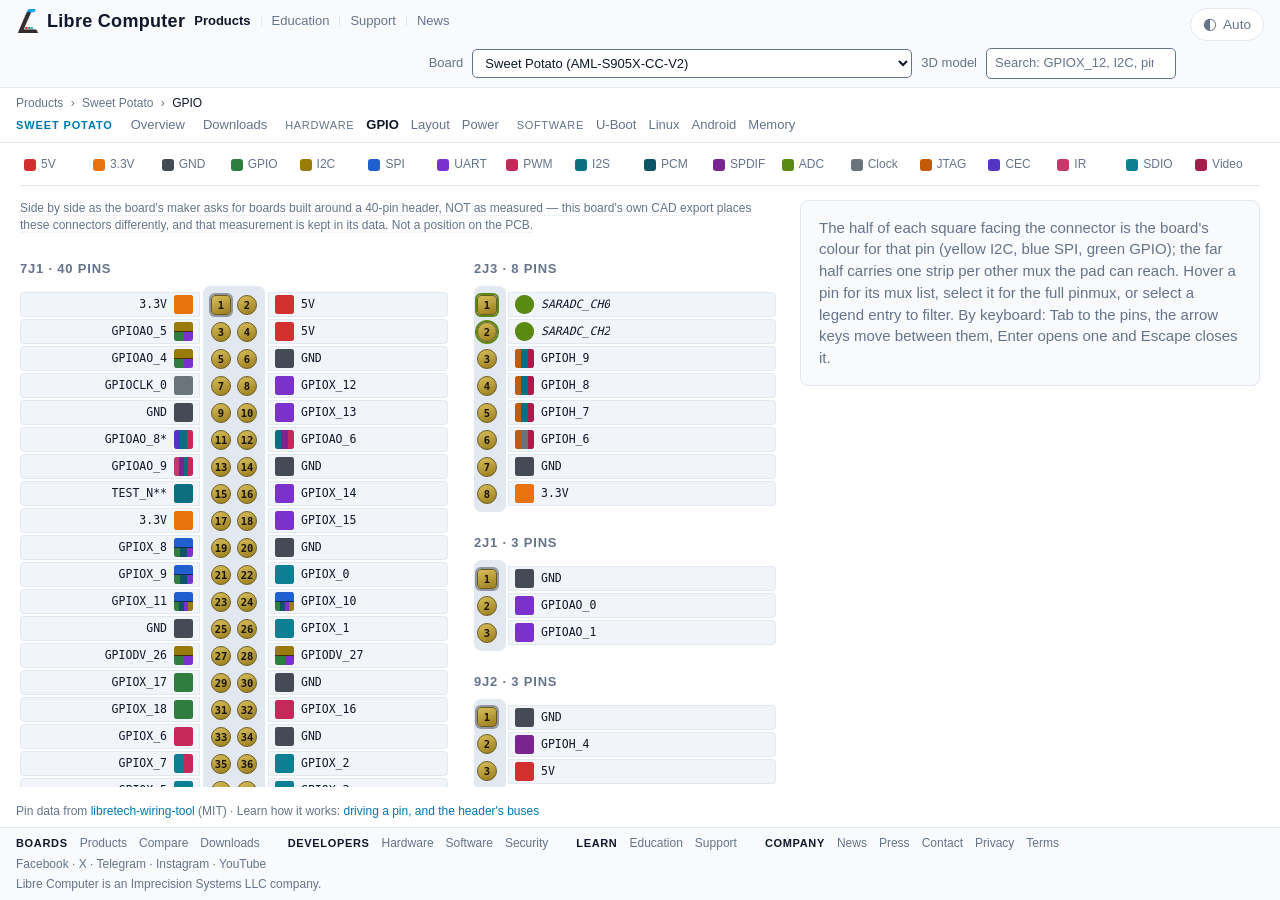
<file: aml-s905x-cc-v2/index.html>
<!DOCTYPE html>
<html lang="en">
<head>
<meta charset="utf-8">
<!-- Scripts from this site only, plus the inline theme snippet by its sha256
     (tools/check-kit.py recomputes it); data, styles and images same-origin,
     data: for the kit's logo. GitHub Pages sets no headers, so it is a meta. -->
<meta http-equiv="Content-Security-Policy" content="default-src 'self'; script-src 'self' 'sha256-oHIc59mqgn9ICn5smlJlKAoSorMm9lRvLXPlZJXSqW8='; style-src 'self' 'unsafe-inline'; img-src 'self' data:; object-src 'none'; base-uri 'none'; form-action 'none'">
<meta name="referrer" content="strict-origin-when-cross-origin">
<meta name="viewport" content="width=device-width, initial-scale=1">
<title>Sweet Potato (AML-S905X-CC-V2) GPIO Pinout — Libre Computer</title>
<meta name="description" content="GPIO pinout and pinmux for the Libre Computer Sweet Potato (AML-S905X-CC-V2, Amlogic S905X): every header pin&#39;s name, type, alternate functions and GPIO line.">
<!-- og -->
<meta property="og:type" content="website">
<meta property="og:site_name" content="Libre Computer">
<meta property="og:title" content="Sweet Potato (AML-S905X-CC-V2) GPIO Pinout — Libre Computer">
<meta property="og:description" content="GPIO pinout and pinmux for the Libre Computer Sweet Potato (AML-S905X-CC-V2, Amlogic S905X): every header pin's name, type, alternate functions and GPIO line.">
<meta property="og:url" content="https://gpio.hardware.libre.computer/aml-s905x-cc-v2/">
<meta property="og:image" content="https://libre.computer/images/ogImage.webp">
<meta name="twitter:card" content="summary_large_image">
<!-- /og -->
<link rel="canonical" href="https://gpio.hardware.libre.computer/aml-s905x-cc-v2/">
<link rel="icon" href="data:,">
<link rel="stylesheet" href="../css/lc-kit.css">
<link rel="stylesheet" href="../css/style.css">
<!-- Sets the theme before first paint, so a dark visitor never sees a white
     flash. Must stay inline and must stay ahead of the stylesheets; the copy
     is checked by tools/lc-ui-kit/sync.py against HEAD_SNIPPET in lc-kit.js. -->
<script>try{var q=new URLSearchParams(location.search),e=q.get("embed")==="1",t=e&&q.get("theme");if(e)document.documentElement.classList.add("lc-embed");var p=t==="light"||t==="dark"?t:localStorage.getItem("theme")||"auto";if(p==="dark"||(p==="auto"&&matchMedia("(prefers-color-scheme: dark)").matches))document.documentElement.classList.add("dark")}catch(x){}</script>
</head>
<body class="lc-doc" data-board="aml-s905x-cc-v2">
<a class="lc-skip" href="#main">Skip to content</a>
<header class="lc-topbar">
  <div class="lc-brand">
    <a class="lc-brand-name" href="https://libre.computer">Libre Computer</a>
    <nav class="lc-sites" aria-label="Libre Computer sites">
      <a class="lc-site" href="https://libre.computer/products/" aria-current="true">Products</a>
      <a class="lc-site" href="https://education.libre.computer/">Education</a>
      <a class="lc-site" href="https://hub.libre.computer/">Support</a>
      <a class="lc-site" href="https://libre.computer/news/">News</a>
    </nav>
  </div>
  <div class="lc-controls">
    <label for="board-select">Board</label>
    <select id="board-select" aria-label="Select board"></select>
    <input id="search" type="search" placeholder="Search: GPIOX_12, I2C, pin 7, B4…" autocomplete="off" spellcheck="false" aria-label="Search by pad, function, pin or ball">
  </div>
</header>
<nav class="lc-subnav" aria-label="Hardware">
    <div class="lc-subnav-sites">
      <nav class="lc-crumbs" aria-label="Breadcrumb"><a href="https://libre.computer/products/">Products</a> <span aria-hidden="true">›</span> <a href="https://libre.computer/products/aml-s905x-cc-v2/">Sweet Potato</a> <span aria-hidden="true">›</span> <span aria-current="page">GPIO</span></nav>
      <script type="application/ld+json">{"@context": "https://schema.org", "@type": "BreadcrumbList", "itemListElement": [{"@type": "ListItem", "position": 1, "name": "Products", "item": "https://libre.computer/products/"}, {"@type": "ListItem", "position": 2, "name": "Sweet Potato", "item": "https://libre.computer/products/aml-s905x-cc-v2/"}, {"@type": "ListItem", "position": 3, "name": "GPIO", "item": "https://gpio.hardware.libre.computer/aml-s905x-cc-v2/"}]}</script>
      <span class="lc-subnav-label">Sweet Potato</span>
      <a href="https://libre.computer/products/aml-s905x-cc-v2/">Overview</a>
      <a href="https://libre.computer/downloads/aml-s905x-cc-v2/">Downloads</a>
      <span class="lc-board-group"><span class="lc-board-group-label">Hardware</span> <a href="https://gpio.hardware.libre.computer/aml-s905x-cc-v2/" aria-current="page">GPIO</a> <a href="https://layout.hardware.libre.computer/aml-s905x-cc-v2/">Layout</a> <a href="https://power.hardware.libre.computer/aml-s905x-cc-v2/">Power</a></span>
      <span class="lc-board-group"><span class="lc-board-group-label">Software</span> <a href="https://u-boot.software.libre.computer/features/aml-s905x-cc-v2/">U-Boot</a> <a href="https://linux.software.libre.computer/features/aml-s905x-cc-v2/">Linux</a> <a href="https://android.software.libre.computer/features/aml-s905x-cc-v2/">Android</a> <a href="https://memory.software.libre.computer/amlogic/?dram=1024">Memory</a></span>
    </div>
</nav>

<div id="legend-bar" role="group" aria-label="Mux classes"><div id="legend"></div></div>

<div id="board-flag-slot" hidden></div>

<main id="main">
  <h1 class="lc-vh">GPIO pinout</h1>
  <section id="diagram" aria-label="Pin headers"></section>
  <aside id="panel">
    <button id="sheet-close" type="button">Close &times;</button>
    <div id="pin-detail"></div>
  </aside>
  <!-- after #panel: style.css sizes the panel by `#diagram + #panel` -->
  <p id="pin-keys" hidden>The arrow keys move between pins; Enter opens one, Escape closes it.</p>
  <!-- the board's pins as plain HTML, written by tools/render.mjs and kept
       in step by js/app.js (both through js/pinout.js boardPageHtml) -->
  <section id="pin-table" data-board="aml-s905x-cc-v2" aria-labelledby="pin-table-title"><h2 id="pin-table-title">Sweet Potato (AML-S905X-CC-V2) pin table</h2><p>Amlogic S905X · 4 headers: 7J1 (40 pins), 2J3 (8 pins), 2J1 (3 pins), 9J2 (3 pins).</p><div class="lc-table-scroll"><table class="lc-table pin-table"><caption>7J1 · 40 pins</caption><thead><tr><th scope="col">Pin</th><th scope="col">Name</th><th scope="col">Board signal</th><th scope="col">Type</th><th scope="col">Functions</th><th scope="col">GPIO</th></tr></thead><tbody><tr><th scope="row">1</th><td>3.3V</td><td>VCC3.3V</td><td>3.3V power</td><td></td><td></td></tr><tr><th scope="row">2</th><td>5V</td><td>VCC5V</td><td>5V power</td><td></td><td></td></tr><tr><th scope="row">3</th><td>GPIOAO_5</td><td>I2C_SDA_AO</td><td>I2C</td><td>UART_RX_AO_B, I2C_SDA_AO, I2C_SLAVE_SDA_AO</td><td>gpiochip0 line 5</td></tr><tr><th scope="row">4</th><td>5V</td><td>VCC5V</td><td>5V power</td><td></td><td></td></tr><tr><th scope="row">5</th><td>GPIOAO_4</td><td>I2C_SCK_AO</td><td>I2C</td><td>UART_TX_AO_B, I2C_SCK_AO, I2C_SLAVE_SCK_AO</td><td>gpiochip0 line 4</td></tr><tr><th scope="row">6</th><td>GND</td><td></td><td>Ground</td><td></td><td></td></tr><tr><th scope="row">7</th><td>GPIOCLK_0</td><td></td><td>GPIO</td><td>CLK24, CLK12</td><td>gpiochip1 line 98</td></tr><tr><th scope="row">8</th><td>GPIOX_12</td><td>UART_A_TX</td><td>GPIO</td><td>UART_TX_A</td><td>gpiochip1 line 91</td></tr><tr><th scope="row">9</th><td>GND</td><td></td><td>Ground</td><td></td><td></td></tr><tr><th scope="row">10</th><td>GPIOX_13</td><td>UART_A_RX</td><td>GPIO</td><td>UART_RX_A</td><td>gpiochip1 line 92</td></tr><tr><th scope="row">11</th><td>GPIOAO_8*</td><td>I2SOUT-CH23</td><td>GPIO</td><td>AO_CEC, EE_CEC, I2SOUT_CH23, PWM_AO_A</td><td>gpiochip0 line 8</td></tr><tr><th scope="row">12</th><td>GPIOAO_6</td><td>PWM_F</td><td>GPIO</td><td>I2S_IN_01, SPDIF_OUT, PWM_AO_B</td><td>gpiochip0 line 6</td></tr><tr><th scope="row">13</th><td>GPIOAO_9</td><td>I2SOUT-CH45</td><td>GPIO</td><td>REMOTE_OUTPUT, SPDIF_OUT, I2SOUT_CH45, PWM_AO_B</td><td>gpiochip0 line 9</td></tr><tr><th scope="row">14</th><td>GND</td><td></td><td>Ground</td><td></td><td></td></tr><tr><th scope="row">15</th><td>TEST_N**</td><td>I2SOUT-CH67</td><td>GPIO</td><td>wd_gpio, I2SOUT_CH67</td><td>gpiochip0 line 10</td></tr><tr><th scope="row">16</th><td>GPIOX_14</td><td>UART_A_CTS_N</td><td>GPIO</td><td>UART_CTS_A</td><td>gpiochip1 line 93</td></tr><tr><th scope="row">17</th><td>3.3V</td><td>VCC3.3V</td><td>3.3V power</td><td></td><td></td></tr><tr><th scope="row">18</th><td>GPIOX_15</td><td>UART_A_RTS_N</td><td>GPIO</td><td>UART_RTS_A</td><td>gpiochip1 line 94</td></tr><tr><th scope="row">19</th><td>GPIOX_8</td><td>BTPCM_DOUT</td><td>SPI</td><td>PCM_OUT_A, UART_TX_C, SPI_MOSI</td><td>gpiochip1 line 87</td></tr><tr><th scope="row">20</th><td>GND</td><td></td><td>Ground</td><td></td><td></td></tr><tr><th scope="row">21</th><td>GPIOX_9</td><td>BTPCM_DIN</td><td>SPI</td><td>PCM_IN_A, UART_RX_C, SPI_MISO</td><td>gpiochip1 line 88</td></tr><tr><th scope="row">22</th><td>GPIOX_0</td><td>WIFI_SD_D0</td><td>GPIO</td><td>SDIO_D0</td><td>gpiochip1 line 79</td></tr><tr><th scope="row">23</th><td>GPIOX_11</td><td>BTPCM_CLK</td><td>SPI</td><td>PCM_CLK_A, UART_RTS_C, I2C_SCK_D, SPI_SCLK</td><td>gpiochip1 line 90</td></tr><tr><th scope="row">24</th><td>GPIOX_10</td><td>BTPCM_SYNC</td><td>SPI</td><td>PCM_FS_A, UART_CTS_C, I2C_SDA_D, SPI_SS0</td><td>gpiochip1 line 89</td></tr><tr><th scope="row">25</th><td>GND</td><td></td><td>Ground</td><td></td><td></td></tr><tr><th scope="row">26</th><td>GPIOX_1</td><td>WIFI_SD_D1</td><td>GPIO</td><td>SDIO_D1</td><td>gpiochip1 line 80</td></tr><tr><th scope="row">27</th><td>GPIODV_26</td><td>I2C_SDA_A</td><td>I2C</td><td>UART_CTS_B, I2C_SDA_B</td><td>gpiochip1 line 75</td></tr><tr><th scope="row">28</th><td>GPIODV_27</td><td>I2C_SCK_A</td><td>I2C</td><td>UART_RTS_B, I2C_SCK_B</td><td>gpiochip1 line 76</td></tr><tr><th scope="row">29</th><td>GPIOX_17</td><td>BT_EN</td><td>GPIO</td><td></td><td>gpiochip1 line 96</td></tr><tr><th scope="row">30</th><td>GND</td><td></td><td>Ground</td><td></td><td></td></tr><tr><th scope="row">31</th><td>GPIOX_18</td><td>BT_WAKE_HOST</td><td>GPIO</td><td></td><td>gpiochip1 line 97</td></tr><tr><th scope="row">32</th><td>GPIOX_16</td><td>WIFI_32K</td><td>GPIO</td><td>PWM_E</td><td>gpiochip1 line 95</td></tr><tr><th scope="row">33</th><td>GPIOX_6</td><td>WIFI_PWREN</td><td>GPIO</td><td>PWM_A</td><td>gpiochip1 line 85</td></tr><tr><th scope="row">34</th><td>GND</td><td></td><td>Ground</td><td></td><td></td></tr><tr><th scope="row">35</th><td>GPIOX_7</td><td>WIFI_WAKE_HOST</td><td>GPIO</td><td>SDIO_IRQ, PWM_F</td><td>gpiochip1 line 86</td></tr><tr><th scope="row">36</th><td>GPIOX_2</td><td>WIFI_SD_D2</td><td>GPIO</td><td>SDIO_D2</td><td>gpiochip1 line 81</td></tr><tr><th scope="row">37</th><td>GPIOX_5</td><td>WIFI_SD_CMD</td><td>GPIO</td><td>SDIO_CMD</td><td>gpiochip1 line 84</td></tr><tr><th scope="row">38</th><td>GPIOX_3</td><td>WIFI_SD_D3</td><td>GPIO</td><td>SDIO_D3</td><td>gpiochip1 line 82</td></tr><tr><th scope="row">39</th><td>GND</td><td></td><td>Ground</td><td></td><td></td></tr><tr><th scope="row">40</th><td>GPIOX_4</td><td>WIFI_SD_CLK</td><td>GPIO</td><td>SDIO_CLK</td><td>gpiochip1 line 83</td></tr></tbody></table></div><div class="lc-table-scroll"><table class="lc-table pin-table"><caption>2J3 · 8 pins</caption><thead><tr><th scope="col">Pin</th><th scope="col">Name</th><th scope="col">Board signal</th><th scope="col">Type</th><th scope="col">Functions</th><th scope="col">GPIO</th></tr></thead><tbody><tr><th scope="row">1</th><td>SARADC_CH0</td><td>ADC0</td><td>ADC (analog pad)</td><td></td><td></td></tr><tr><th scope="row">2</th><td>SARADC_CH2</td><td>ADC2</td><td>ADC (analog pad)</td><td></td><td></td></tr><tr><th scope="row">3</th><td>GPIOH_9</td><td>I2SOUT-CH01</td><td>GPIO</td><td>JTAG_TDO, I2SOUT_CH01, TSIN_B_VALID</td><td>gpiochip1 line 25</td></tr><tr><th scope="row">4</th><td>GPIOH_8</td><td>I2S-LR-CLK</td><td>GPIO</td><td>JTAG_TDI, I2S_LR_CLK_OUT, I2S_LR_CLK_IN, TSIN_B_SOP</td><td>gpiochip1 line 24</td></tr><tr><th scope="row">5</th><td>GPIOH_7</td><td>I2S-AO-CLK</td><td>GPIO</td><td>JTAG_TMS, I2S_AO_CLK_OUT, I2S_AO_CLK_IN, TSIN_B_D0</td><td>gpiochip1 line 23</td></tr><tr><th scope="row">6</th><td>GPIOH_6</td><td>I2S-AM-CLK</td><td>GPIO</td><td>JTAG_TCK, I2S_AM_CLK, TSIN_B_CLK</td><td>gpiochip1 line 22</td></tr><tr><th scope="row">7</th><td>GND</td><td></td><td>Ground</td><td></td><td></td></tr><tr><th scope="row">8</th><td>3.3V</td><td>VDDIO_AO3.3V</td><td>3.3V power</td><td></td><td></td></tr></tbody></table></div><div class="lc-table-scroll"><table class="lc-table pin-table"><caption>2J1 · 3 pins</caption><thead><tr><th scope="col">Pin</th><th scope="col">Name</th><th scope="col">Board signal</th><th scope="col">Type</th><th scope="col">Functions</th><th scope="col">GPIO</th></tr></thead><tbody><tr><th scope="row">1</th><td>GND</td><td></td><td>Ground</td><td></td><td></td></tr><tr><th scope="row">2</th><td>GPIOAO_0</td><td>Linux_TX</td><td>GPIO</td><td>UART_TX_AO_A, UART_TX_AO_B</td><td>gpiochip0 line 0</td></tr><tr><th scope="row">3</th><td>GPIOAO_1</td><td>Linux_RX</td><td>GPIO</td><td>UART_RX_AO_A, UART_RX_AO_B</td><td>gpiochip0 line 1</td></tr></tbody></table></div><div class="lc-table-scroll"><table class="lc-table pin-table"><caption>9J2 · 3 pins</caption><thead><tr><th scope="col">Pin</th><th scope="col">Name</th><th scope="col">Board signal</th><th scope="col">Type</th><th scope="col">Functions</th><th scope="col">GPIO</th></tr></thead><tbody><tr><th scope="row">1</th><td>GND</td><td></td><td>Ground</td><td></td><td></td></tr><tr><th scope="row">2</th><td>GPIOH_4</td><td>SPDIF_OUT</td><td>GPIO</td><td>SPDIF_OUT, SPDIF_IN</td><td>gpiochip1 line 20</td></tr><tr><th scope="row">3</th><td>5V</td><td>VCC5V</td><td>5V power</td><td></td><td></td></tr></tbody></table></div></section><!-- /pin-table -->
</main>

<p class="lc-page-note">Pin data from <a href="https://github.com/libre-computer-project/libretech-wiring-tool">libretech-wiring-tool</a> (MIT)
  &middot; Learn how it works: <a href="https://education.libre.computer/modules/io/">driving a pin, and the header's buses</a></p>
<footer class="lc-footer">
  <nav class="lc-footer-links" aria-label="Libre Computer">
    <div class="lc-footer-group"><span class="lc-footer-head">Boards</span><a href="https://libre.computer/products/">Products</a><a href="https://libre.computer/compare/">Compare</a><a href="https://libre.computer/downloads/">Downloads</a></div>
    <div class="lc-footer-group"><span class="lc-footer-head">Developers</span><a href="https://hardware.libre.computer/">Hardware</a><a href="https://software.libre.computer/">Software</a><a href="https://libre.computer/security/">Security</a></div>
    <div class="lc-footer-group"><span class="lc-footer-head">Learn</span><a href="https://education.libre.computer/">Education</a><a href="https://hub.libre.computer/">Support</a></div>
    <div class="lc-footer-group"><span class="lc-footer-head">Company</span><a href="https://libre.computer/news/">News</a><a href="https://libre.computer/press/">Press</a><a href="https://libre.computer/#contact">Contact</a><a href="https://libre.computer/privacy/">Privacy</a><a href="https://libre.computer/terms/">Terms</a></div>
  </nav>
  <p class="lc-footer-social"><a href="https://facebook.com/librecomputer" rel="noopener">Facebook</a> &middot; <a href="https://x.com/LibreComputer" rel="noopener">X</a> &middot; <a href="https://t.me/libre_computer" rel="noopener">Telegram</a> &middot; <a href="https://www.instagram.com/librecomputer/" rel="noopener">Instagram</a> &middot; <a href="https://www.youtube.com/c/LibreComputer" rel="noopener">YouTube</a></p>
  <p class="lc-footer-company">Libre Computer is an <a href="https://imprecisionsystems.com/" rel="noopener">Imprecision Systems LLC</a> company.</p>
</footer>

<div id="tooltip" class="lc-tooltip" hidden></div>
<script type="module" src="../js/app.js"></script>
</body>
</html>
</file>
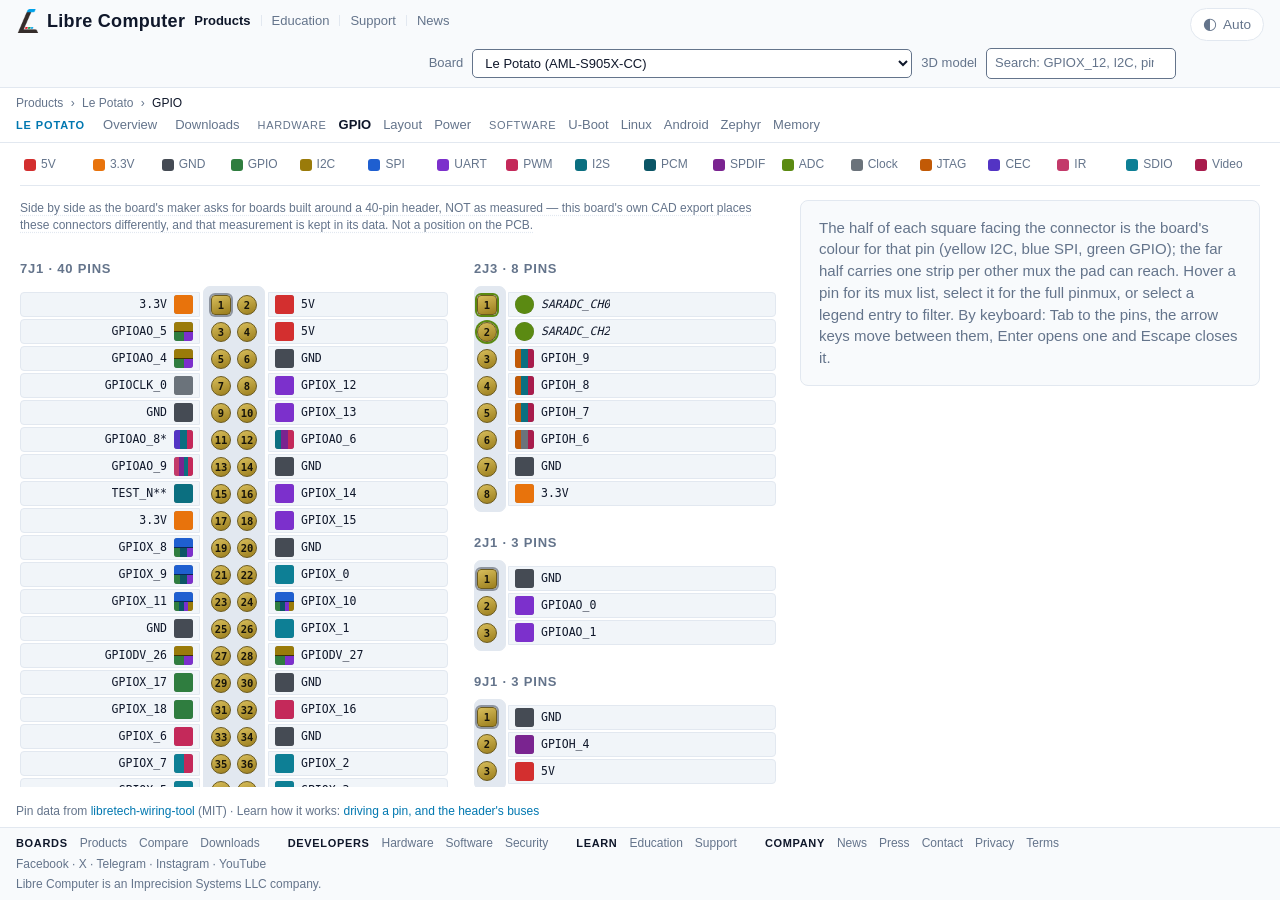
<file: aml-s905x-cc/index.html>
<!DOCTYPE html>
<html lang="en">
<head>
<meta charset="utf-8">
<!-- Scripts from this site only, plus the inline theme snippet by its sha256
     (tools/check-kit.py recomputes it); data, styles and images same-origin,
     data: for the kit's logo. GitHub Pages sets no headers, so it is a meta. -->
<meta http-equiv="Content-Security-Policy" content="default-src 'self'; script-src 'self' 'sha256-oHIc59mqgn9ICn5smlJlKAoSorMm9lRvLXPlZJXSqW8='; style-src 'self' 'unsafe-inline'; img-src 'self' data:; object-src 'none'; base-uri 'none'; form-action 'none'">
<meta name="referrer" content="strict-origin-when-cross-origin">
<meta name="viewport" content="width=device-width, initial-scale=1">
<title>Le Potato (AML-S905X-CC) GPIO Pinout — Libre Computer</title>
<meta name="description" content="GPIO pinout and pinmux for the Libre Computer Le Potato (AML-S905X-CC, Amlogic S905X): every header pin&#39;s name, type, alternate functions and GPIO line.">
<!-- og -->
<meta property="og:type" content="website">
<meta property="og:site_name" content="Libre Computer">
<meta property="og:title" content="Le Potato (AML-S905X-CC) GPIO Pinout — Libre Computer">
<meta property="og:description" content="GPIO pinout and pinmux for the Libre Computer Le Potato (AML-S905X-CC, Amlogic S905X): every header pin's name, type, alternate functions and GPIO line.">
<meta property="og:url" content="https://gpio.hardware.libre.computer/aml-s905x-cc/">
<meta property="og:image" content="https://libre.computer/images/ogImage.webp">
<meta name="twitter:card" content="summary_large_image">
<!-- /og -->
<link rel="canonical" href="https://gpio.hardware.libre.computer/aml-s905x-cc/">
<link rel="icon" href="data:,">
<link rel="stylesheet" href="../css/lc-kit.css">
<link rel="stylesheet" href="../css/style.css">
<!-- Sets the theme before first paint, so a dark visitor never sees a white
     flash. Must stay inline and must stay ahead of the stylesheets; the copy
     is checked by tools/lc-ui-kit/sync.py against HEAD_SNIPPET in lc-kit.js. -->
<script>try{var q=new URLSearchParams(location.search),e=q.get("embed")==="1",t=e&&q.get("theme");if(e)document.documentElement.classList.add("lc-embed");var p=t==="light"||t==="dark"?t:localStorage.getItem("theme")||"auto";if(p==="dark"||(p==="auto"&&matchMedia("(prefers-color-scheme: dark)").matches))document.documentElement.classList.add("dark")}catch(x){}</script>
</head>
<body class="lc-doc" data-board="aml-s905x-cc">
<a class="lc-skip" href="#main">Skip to content</a>
<header class="lc-topbar">
  <div class="lc-brand">
    <a class="lc-brand-name" href="https://libre.computer">Libre Computer</a>
    <nav class="lc-sites" aria-label="Libre Computer sites">
      <a class="lc-site" href="https://libre.computer/products/" aria-current="true">Products</a>
      <a class="lc-site" href="https://education.libre.computer/">Education</a>
      <a class="lc-site" href="https://hub.libre.computer/">Support</a>
      <a class="lc-site" href="https://libre.computer/news/">News</a>
    </nav>
  </div>
  <div class="lc-controls">
    <label for="board-select">Board</label>
    <select id="board-select" aria-label="Select board"></select>
    <input id="search" type="search" placeholder="Search: GPIOX_12, I2C, pin 7, B4…" autocomplete="off" spellcheck="false" aria-label="Search by pad, function, pin or ball">
  </div>
</header>
<nav class="lc-subnav" aria-label="Hardware">
    <div class="lc-subnav-sites">
      <nav class="lc-crumbs" aria-label="Breadcrumb"><a href="https://libre.computer/products/">Products</a> <span aria-hidden="true">›</span> <a href="https://libre.computer/products/aml-s905x-cc/">Le Potato</a> <span aria-hidden="true">›</span> <span aria-current="page">GPIO</span></nav>
      <script type="application/ld+json">{"@context": "https://schema.org", "@type": "BreadcrumbList", "itemListElement": [{"@type": "ListItem", "position": 1, "name": "Products", "item": "https://libre.computer/products/"}, {"@type": "ListItem", "position": 2, "name": "Le Potato", "item": "https://libre.computer/products/aml-s905x-cc/"}, {"@type": "ListItem", "position": 3, "name": "GPIO", "item": "https://gpio.hardware.libre.computer/aml-s905x-cc/"}]}</script>
      <span class="lc-subnav-label">Le Potato</span>
      <a href="https://libre.computer/products/aml-s905x-cc/">Overview</a>
      <a href="https://libre.computer/downloads/aml-s905x-cc/">Downloads</a>
      <span class="lc-board-group"><span class="lc-board-group-label">Hardware</span> <a href="https://gpio.hardware.libre.computer/aml-s905x-cc/" aria-current="page">GPIO</a> <a href="https://layout.hardware.libre.computer/aml-s905x-cc/">Layout</a> <a href="https://power.hardware.libre.computer/aml-s905x-cc/">Power</a></span>
      <span class="lc-board-group"><span class="lc-board-group-label">Software</span> <a href="https://u-boot.software.libre.computer/features/aml-s905x-cc/">U-Boot</a> <a href="https://linux.software.libre.computer/features/aml-s905x-cc/">Linux</a> <a href="https://android.software.libre.computer/features/aml-s905x-cc/">Android</a> <a href="https://zephyr.software.libre.computer/features/aml-s905x-cc/">Zephyr</a> <a href="https://memory.software.libre.computer/amlogic/?dram=1024">Memory</a></span>
    </div>
</nav>

<div id="legend-bar" role="group" aria-label="Mux classes"><div id="legend"></div></div>

<div id="board-flag-slot" hidden></div>

<main id="main">
  <h1 class="lc-vh">GPIO pinout</h1>
  <section id="diagram" aria-label="Pin headers"></section>
  <aside id="panel">
    <button id="sheet-close" type="button">Close &times;</button>
    <div id="pin-detail"></div>
  </aside>
  <!-- after #panel: style.css sizes the panel by `#diagram + #panel` -->
  <p id="pin-keys" hidden>The arrow keys move between pins; Enter opens one, Escape closes it.</p>
  <!-- the board's pins as plain HTML, written by tools/render.mjs and kept
       in step by js/app.js (both through js/pinout.js boardPageHtml) -->
  <section id="pin-table" data-board="aml-s905x-cc" aria-labelledby="pin-table-title"><h2 id="pin-table-title">Le Potato (AML-S905X-CC) pin table</h2><p>Amlogic S905X · 4 headers: 7J1 (40 pins), 2J3 (8 pins), 2J1 (3 pins), 9J1 (3 pins).</p><div class="lc-table-scroll"><table class="lc-table pin-table"><caption>7J1 · 40 pins</caption><thead><tr><th scope="col">Pin</th><th scope="col">Name</th><th scope="col">Board signal</th><th scope="col">Type</th><th scope="col">Functions</th><th scope="col">GPIO</th></tr></thead><tbody><tr><th scope="row">1</th><td>3.3V</td><td>VCC3.3V</td><td>3.3V power</td><td></td><td></td></tr><tr><th scope="row">2</th><td>5V</td><td>VCC5V</td><td>5V power</td><td></td><td></td></tr><tr><th scope="row">3</th><td>GPIOAO_5</td><td>I2C_SDA_AO</td><td>I2C</td><td>UART_RX_AO_B, I2C_SDA_AO, I2C_SLAVE_SDA_AO</td><td>gpiochip0 line 5</td></tr><tr><th scope="row">4</th><td>5V</td><td>VCC5V</td><td>5V power</td><td></td><td></td></tr><tr><th scope="row">5</th><td>GPIOAO_4</td><td>I2C_SCK_AO</td><td>I2C</td><td>UART_TX_AO_B, I2C_SCK_AO, I2C_SLAVE_SCK_AO</td><td>gpiochip0 line 4</td></tr><tr><th scope="row">6</th><td>GND</td><td></td><td>Ground</td><td></td><td></td></tr><tr><th scope="row">7</th><td>GPIOCLK_0</td><td></td><td>GPIO</td><td>CLK24, CLK12</td><td>gpiochip1 line 98</td></tr><tr><th scope="row">8</th><td>GPIOX_12</td><td>UART_A_TX</td><td>GPIO</td><td>UART_TX_A</td><td>gpiochip1 line 91</td></tr><tr><th scope="row">9</th><td>GND</td><td></td><td>Ground</td><td></td><td></td></tr><tr><th scope="row">10</th><td>GPIOX_13</td><td>UART_A_RX</td><td>GPIO</td><td>UART_RX_A</td><td>gpiochip1 line 92</td></tr><tr><th scope="row">11</th><td>GPIOAO_8*</td><td>I2SOUT-CH23</td><td>GPIO</td><td>AO_CEC, EE_CEC, I2SOUT_CH23, PWM_AO_A</td><td>gpiochip0 line 8</td></tr><tr><th scope="row">12</th><td>GPIOAO_6</td><td>PWM_F</td><td>GPIO</td><td>I2S_IN_01, SPDIF_OUT, PWM_AO_B</td><td>gpiochip0 line 6</td></tr><tr><th scope="row">13</th><td>GPIOAO_9</td><td>I2SOUT-CH45</td><td>GPIO</td><td>REMOTE_OUTPUT, SPDIF_OUT, I2SOUT_CH45, PWM_AO_B</td><td>gpiochip0 line 9</td></tr><tr><th scope="row">14</th><td>GND</td><td></td><td>Ground</td><td></td><td></td></tr><tr><th scope="row">15</th><td>TEST_N**</td><td>I2SOUT-CH67</td><td>GPIO</td><td>wd_gpio, I2SOUT_CH67</td><td>gpiochip0 line 10</td></tr><tr><th scope="row">16</th><td>GPIOX_14</td><td>UART_A_CTS_N</td><td>GPIO</td><td>UART_CTS_A</td><td>gpiochip1 line 93</td></tr><tr><th scope="row">17</th><td>3.3V</td><td>VCC3.3V</td><td>3.3V power</td><td></td><td></td></tr><tr><th scope="row">18</th><td>GPIOX_15</td><td>UART_A_RTS_N</td><td>GPIO</td><td>UART_RTS_A</td><td>gpiochip1 line 94</td></tr><tr><th scope="row">19</th><td>GPIOX_8</td><td>BTPCM_DOUT</td><td>SPI</td><td>PCM_OUT_A, UART_TX_C, SPI_MOSI</td><td>gpiochip1 line 87</td></tr><tr><th scope="row">20</th><td>GND</td><td></td><td>Ground</td><td></td><td></td></tr><tr><th scope="row">21</th><td>GPIOX_9</td><td>BTPCM_DIN</td><td>SPI</td><td>PCM_IN_A, UART_RX_C, SPI_MISO</td><td>gpiochip1 line 88</td></tr><tr><th scope="row">22</th><td>GPIOX_0</td><td>WIFI_SD_D0</td><td>GPIO</td><td>SDIO_D0</td><td>gpiochip1 line 79</td></tr><tr><th scope="row">23</th><td>GPIOX_11</td><td>BTPCM_CLK</td><td>SPI</td><td>PCM_CLK_A, UART_RTS_C, I2C_SCK_D, SPI_SCLK</td><td>gpiochip1 line 90</td></tr><tr><th scope="row">24</th><td>GPIOX_10</td><td>BTPCM_SYNC</td><td>SPI</td><td>PCM_FS_A, UART_CTS_C, I2C_SDA_D, SPI_SS0</td><td>gpiochip1 line 89</td></tr><tr><th scope="row">25</th><td>GND</td><td></td><td>Ground</td><td></td><td></td></tr><tr><th scope="row">26</th><td>GPIOX_1</td><td>WIFI_SD_D1</td><td>GPIO</td><td>SDIO_D1</td><td>gpiochip1 line 80</td></tr><tr><th scope="row">27</th><td>GPIODV_26</td><td>I2C_SDA_A</td><td>I2C</td><td>UART_CTS_B, I2C_SDA_B</td><td>gpiochip1 line 75</td></tr><tr><th scope="row">28</th><td>GPIODV_27</td><td>I2C_SCK_A</td><td>I2C</td><td>UART_RTS_B, I2C_SCK_B</td><td>gpiochip1 line 76</td></tr><tr><th scope="row">29</th><td>GPIOX_17</td><td>BT_EN</td><td>GPIO</td><td></td><td>gpiochip1 line 96</td></tr><tr><th scope="row">30</th><td>GND</td><td></td><td>Ground</td><td></td><td></td></tr><tr><th scope="row">31</th><td>GPIOX_18</td><td>BT_WAKE_HOST</td><td>GPIO</td><td></td><td>gpiochip1 line 97</td></tr><tr><th scope="row">32</th><td>GPIOX_16</td><td>WIFI_32K</td><td>GPIO</td><td>PWM_E</td><td>gpiochip1 line 95</td></tr><tr><th scope="row">33</th><td>GPIOX_6</td><td>WIFI_PWREN</td><td>GPIO</td><td>PWM_A</td><td>gpiochip1 line 85</td></tr><tr><th scope="row">34</th><td>GND</td><td></td><td>Ground</td><td></td><td></td></tr><tr><th scope="row">35</th><td>GPIOX_7</td><td>WIFI_WAKE_HOST</td><td>GPIO</td><td>SDIO_IRQ, PWM_F</td><td>gpiochip1 line 86</td></tr><tr><th scope="row">36</th><td>GPIOX_2</td><td>WIFI_SD_D2</td><td>GPIO</td><td>SDIO_D2</td><td>gpiochip1 line 81</td></tr><tr><th scope="row">37</th><td>GPIOX_5</td><td>WIFI_SD_CMD</td><td>GPIO</td><td>SDIO_CMD</td><td>gpiochip1 line 84</td></tr><tr><th scope="row">38</th><td>GPIOX_3</td><td>WIFI_SD_D3</td><td>GPIO</td><td>SDIO_D3</td><td>gpiochip1 line 82</td></tr><tr><th scope="row">39</th><td>GND</td><td></td><td>Ground</td><td></td><td></td></tr><tr><th scope="row">40</th><td>GPIOX_4</td><td>WIFI_SD_CLK</td><td>GPIO</td><td>SDIO_CLK</td><td>gpiochip1 line 83</td></tr></tbody></table></div><div class="lc-table-scroll"><table class="lc-table pin-table"><caption>2J3 · 8 pins</caption><thead><tr><th scope="col">Pin</th><th scope="col">Name</th><th scope="col">Board signal</th><th scope="col">Type</th><th scope="col">Functions</th><th scope="col">GPIO</th></tr></thead><tbody><tr><th scope="row">1</th><td>SARADC_CH0</td><td>ADC0</td><td>ADC (analog pad)</td><td></td><td></td></tr><tr><th scope="row">2</th><td>SARADC_CH2</td><td>ADC2</td><td>ADC (analog pad)</td><td></td><td></td></tr><tr><th scope="row">3</th><td>GPIOH_9</td><td>I2SOUT-CH01</td><td>GPIO</td><td>JTAG_TDO, I2SOUT_CH01, TSIN_B_VALID</td><td>gpiochip1 line 25</td></tr><tr><th scope="row">4</th><td>GPIOH_8</td><td>I2S-LR-CLK</td><td>GPIO</td><td>JTAG_TDI, I2S_LR_CLK_OUT, I2S_LR_CLK_IN, TSIN_B_SOP</td><td>gpiochip1 line 24</td></tr><tr><th scope="row">5</th><td>GPIOH_7</td><td>I2S-AO-CLK</td><td>GPIO</td><td>JTAG_TMS, I2S_AO_CLK_OUT, I2S_AO_CLK_IN, TSIN_B_D0</td><td>gpiochip1 line 23</td></tr><tr><th scope="row">6</th><td>GPIOH_6</td><td>I2S-AM-CLK</td><td>GPIO</td><td>JTAG_TCK, I2S_AM_CLK, TSIN_B_CLK</td><td>gpiochip1 line 22</td></tr><tr><th scope="row">7</th><td>GND</td><td></td><td>Ground</td><td></td><td></td></tr><tr><th scope="row">8</th><td>3.3V</td><td>VDDIO_AO3.3V</td><td>3.3V power</td><td></td><td></td></tr></tbody></table></div><div class="lc-table-scroll"><table class="lc-table pin-table"><caption>2J1 · 3 pins</caption><thead><tr><th scope="col">Pin</th><th scope="col">Name</th><th scope="col">Board signal</th><th scope="col">Type</th><th scope="col">Functions</th><th scope="col">GPIO</th></tr></thead><tbody><tr><th scope="row">1</th><td>GND</td><td></td><td>Ground</td><td></td><td></td></tr><tr><th scope="row">2</th><td>GPIOAO_0</td><td>Linux_TX</td><td>GPIO</td><td>UART_TX_AO_A, UART_TX_AO_B</td><td>gpiochip0 line 0</td></tr><tr><th scope="row">3</th><td>GPIOAO_1</td><td>Linux_RX</td><td>GPIO</td><td>UART_RX_AO_A, UART_RX_AO_B</td><td>gpiochip0 line 1</td></tr></tbody></table></div><div class="lc-table-scroll"><table class="lc-table pin-table"><caption>9J1 · 3 pins</caption><thead><tr><th scope="col">Pin</th><th scope="col">Name</th><th scope="col">Board signal</th><th scope="col">Type</th><th scope="col">Functions</th><th scope="col">GPIO</th></tr></thead><tbody><tr><th scope="row">1</th><td>GND</td><td></td><td>Ground</td><td></td><td></td></tr><tr><th scope="row">2</th><td>GPIOH_4</td><td>SPDIF_OUT</td><td>GPIO</td><td>SPDIF_OUT, SPDIF_IN</td><td>gpiochip1 line 20</td></tr><tr><th scope="row">3</th><td>5V</td><td>VCC5V</td><td>5V power</td><td></td><td></td></tr></tbody></table></div></section><!-- /pin-table -->
</main>

<p class="lc-page-note">Pin data from <a href="https://github.com/libre-computer-project/libretech-wiring-tool">libretech-wiring-tool</a> (MIT)
  &middot; Learn how it works: <a href="https://education.libre.computer/modules/io/">driving a pin, and the header's buses</a></p>
<footer class="lc-footer">
  <nav class="lc-footer-links" aria-label="Libre Computer">
    <div class="lc-footer-group"><span class="lc-footer-head">Boards</span><a href="https://libre.computer/products/">Products</a><a href="https://libre.computer/compare/">Compare</a><a href="https://libre.computer/downloads/">Downloads</a></div>
    <div class="lc-footer-group"><span class="lc-footer-head">Developers</span><a href="https://hardware.libre.computer/">Hardware</a><a href="https://software.libre.computer/">Software</a><a href="https://libre.computer/security/">Security</a></div>
    <div class="lc-footer-group"><span class="lc-footer-head">Learn</span><a href="https://education.libre.computer/">Education</a><a href="https://hub.libre.computer/">Support</a></div>
    <div class="lc-footer-group"><span class="lc-footer-head">Company</span><a href="https://libre.computer/news/">News</a><a href="https://libre.computer/press/">Press</a><a href="https://libre.computer/#contact">Contact</a><a href="https://libre.computer/privacy/">Privacy</a><a href="https://libre.computer/terms/">Terms</a></div>
  </nav>
  <p class="lc-footer-social"><a href="https://facebook.com/librecomputer" rel="noopener">Facebook</a> &middot; <a href="https://x.com/LibreComputer" rel="noopener">X</a> &middot; <a href="https://t.me/libre_computer" rel="noopener">Telegram</a> &middot; <a href="https://www.instagram.com/librecomputer/" rel="noopener">Instagram</a> &middot; <a href="https://www.youtube.com/c/LibreComputer" rel="noopener">YouTube</a></p>
  <p class="lc-footer-company">Libre Computer is an <a href="https://imprecisionsystems.com/" rel="noopener">Imprecision Systems LLC</a> company.</p>
</footer>

<div id="tooltip" class="lc-tooltip" hidden></div>
<script type="module" src="../js/app.js"></script>
</body>
</html>
</file>
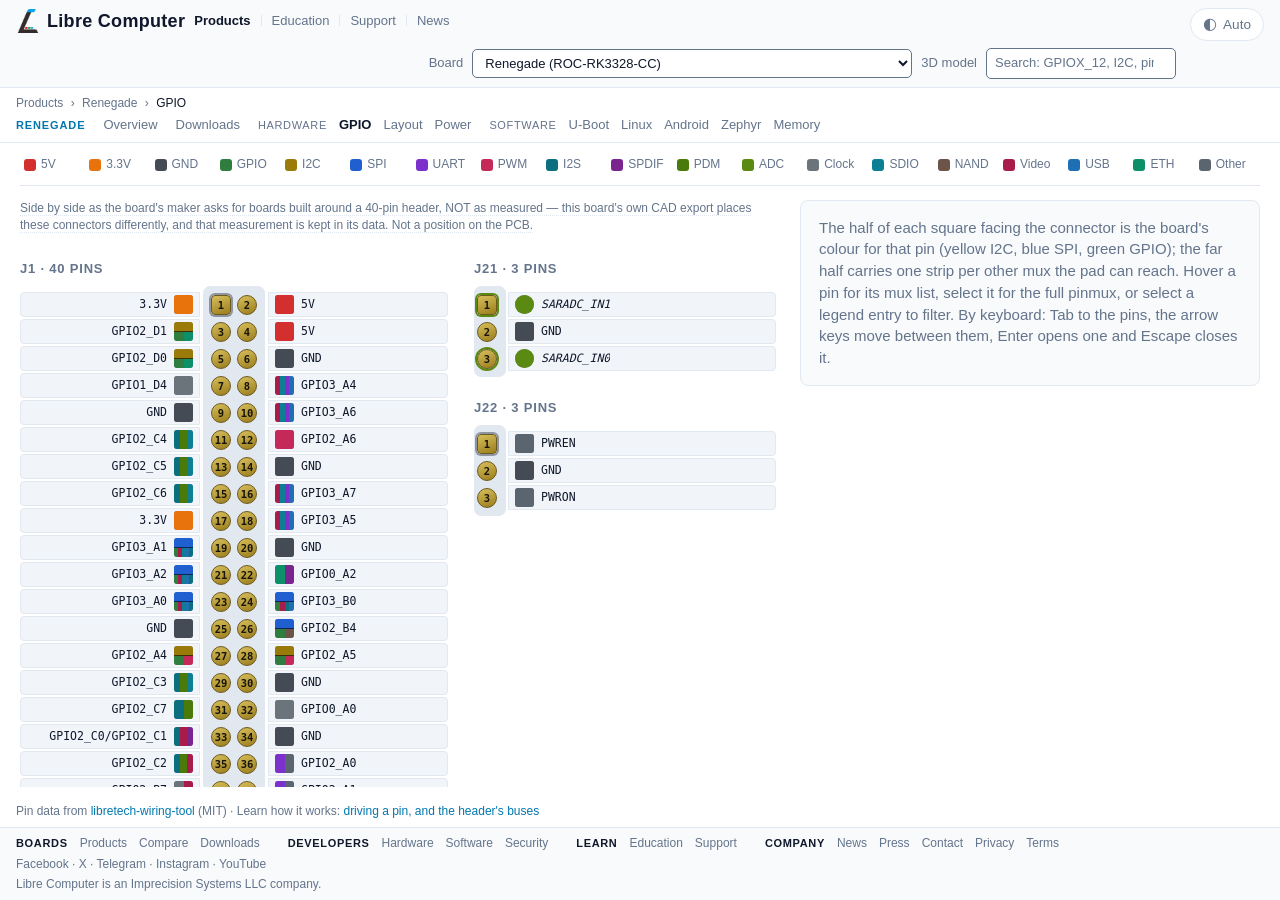
<file: roc-rk3328-cc/index.html>
<!DOCTYPE html>
<html lang="en">
<head>
<meta charset="utf-8">
<!-- Scripts from this site only, plus the inline theme snippet by its sha256
     (tools/check-kit.py recomputes it); data, styles and images same-origin,
     data: for the kit's logo. GitHub Pages sets no headers, so it is a meta. -->
<meta http-equiv="Content-Security-Policy" content="default-src 'self'; script-src 'self' 'sha256-oHIc59mqgn9ICn5smlJlKAoSorMm9lRvLXPlZJXSqW8='; style-src 'self' 'unsafe-inline'; img-src 'self' data:; object-src 'none'; base-uri 'none'; form-action 'none'">
<meta name="referrer" content="strict-origin-when-cross-origin">
<meta name="viewport" content="width=device-width, initial-scale=1">
<title>Renegade (ROC-RK3328-CC) GPIO Pinout — Libre Computer</title>
<meta name="description" content="GPIO pinout and pinmux for the Libre Computer Renegade (ROC-RK3328-CC, Rockchip RK3328): every header pin&#39;s name, type, alternate functions and GPIO line.">
<!-- og -->
<meta property="og:type" content="website">
<meta property="og:site_name" content="Libre Computer">
<meta property="og:title" content="Renegade (ROC-RK3328-CC) GPIO Pinout — Libre Computer">
<meta property="og:description" content="GPIO pinout and pinmux for the Libre Computer Renegade (ROC-RK3328-CC, Rockchip RK3328): every header pin's name, type, alternate functions and GPIO line.">
<meta property="og:url" content="https://gpio.hardware.libre.computer/roc-rk3328-cc/">
<meta property="og:image" content="https://libre.computer/images/ogImage.webp">
<meta name="twitter:card" content="summary_large_image">
<!-- /og -->
<link rel="canonical" href="https://gpio.hardware.libre.computer/roc-rk3328-cc/">
<link rel="icon" href="data:,">
<link rel="stylesheet" href="../css/lc-kit.css">
<link rel="stylesheet" href="../css/style.css">
<!-- Sets the theme before first paint, so a dark visitor never sees a white
     flash. Must stay inline and must stay ahead of the stylesheets; the copy
     is checked by tools/lc-ui-kit/sync.py against HEAD_SNIPPET in lc-kit.js. -->
<script>try{var q=new URLSearchParams(location.search),e=q.get("embed")==="1",t=e&&q.get("theme");if(e)document.documentElement.classList.add("lc-embed");var p=t==="light"||t==="dark"?t:localStorage.getItem("theme")||"auto";if(p==="dark"||(p==="auto"&&matchMedia("(prefers-color-scheme: dark)").matches))document.documentElement.classList.add("dark")}catch(x){}</script>
</head>
<body class="lc-doc" data-board="roc-rk3328-cc">
<a class="lc-skip" href="#main">Skip to content</a>
<header class="lc-topbar">
  <div class="lc-brand">
    <a class="lc-brand-name" href="https://libre.computer">Libre Computer</a>
    <nav class="lc-sites" aria-label="Libre Computer sites">
      <a class="lc-site" href="https://libre.computer/products/" aria-current="true">Products</a>
      <a class="lc-site" href="https://education.libre.computer/">Education</a>
      <a class="lc-site" href="https://hub.libre.computer/">Support</a>
      <a class="lc-site" href="https://libre.computer/news/">News</a>
    </nav>
  </div>
  <div class="lc-controls">
    <label for="board-select">Board</label>
    <select id="board-select" aria-label="Select board"></select>
    <input id="search" type="search" placeholder="Search: GPIOX_12, I2C, pin 7, B4…" autocomplete="off" spellcheck="false" aria-label="Search by pad, function, pin or ball">
  </div>
</header>
<nav class="lc-subnav" aria-label="Hardware">
    <div class="lc-subnav-sites">
      <nav class="lc-crumbs" aria-label="Breadcrumb"><a href="https://libre.computer/products/">Products</a> <span aria-hidden="true">›</span> <a href="https://libre.computer/products/roc-rk3328-cc/">Renegade</a> <span aria-hidden="true">›</span> <span aria-current="page">GPIO</span></nav>
      <script type="application/ld+json">{"@context": "https://schema.org", "@type": "BreadcrumbList", "itemListElement": [{"@type": "ListItem", "position": 1, "name": "Products", "item": "https://libre.computer/products/"}, {"@type": "ListItem", "position": 2, "name": "Renegade", "item": "https://libre.computer/products/roc-rk3328-cc/"}, {"@type": "ListItem", "position": 3, "name": "GPIO", "item": "https://gpio.hardware.libre.computer/roc-rk3328-cc/"}]}</script>
      <span class="lc-subnav-label">Renegade</span>
      <a href="https://libre.computer/products/roc-rk3328-cc/">Overview</a>
      <a href="https://libre.computer/downloads/roc-rk3328-cc/">Downloads</a>
      <span class="lc-board-group"><span class="lc-board-group-label">Hardware</span> <a href="https://gpio.hardware.libre.computer/roc-rk3328-cc/" aria-current="page">GPIO</a> <a href="https://layout.hardware.libre.computer/roc-rk3328-cc/">Layout</a> <a href="https://power.hardware.libre.computer/roc-rk3328-cc/">Power</a></span>
      <span class="lc-board-group"><span class="lc-board-group-label">Software</span> <a href="https://u-boot.software.libre.computer/features/roc-rk3328-cc/">U-Boot</a> <a href="https://linux.software.libre.computer/features/roc-rk3328-cc/">Linux</a> <a href="https://android.software.libre.computer/features/roc-rk3328-cc/">Android</a> <a href="https://zephyr.software.libre.computer/features/roc-rk3328-cc/">Zephyr</a> <a href="https://memory.software.libre.computer/rockchip/?dram=1024">Memory</a></span>
    </div>
</nav>

<div id="legend-bar" role="group" aria-label="Mux classes"><div id="legend"></div></div>

<div id="board-flag-slot" hidden></div>

<main id="main">
  <h1 class="lc-vh">GPIO pinout</h1>
  <section id="diagram" aria-label="Pin headers"></section>
  <aside id="panel">
    <button id="sheet-close" type="button">Close &times;</button>
    <div id="pin-detail"></div>
  </aside>
  <!-- after #panel: style.css sizes the panel by `#diagram + #panel` -->
  <p id="pin-keys" hidden>The arrow keys move between pins; Enter opens one, Escape closes it.</p>
  <!-- the board's pins as plain HTML, written by tools/render.mjs and kept
       in step by js/app.js (both through js/pinout.js boardPageHtml) -->
  <section id="pin-table" data-board="roc-rk3328-cc" aria-labelledby="pin-table-title"><h2 id="pin-table-title">Renegade (ROC-RK3328-CC) pin table</h2><p>Rockchip RK3328 · 3 headers: J1 (40 pins), J21 (3 pins), J22 (3 pins).</p><div class="lc-table-scroll"><table class="lc-table pin-table"><caption>J1 · 40 pins</caption><thead><tr><th scope="col">Pin</th><th scope="col">Name</th><th scope="col">Board signal</th><th scope="col">Type</th><th scope="col">Functions</th><th scope="col">GPIO</th></tr></thead><tbody><tr><th scope="row">1</th><td>3.3V</td><td>VCC_IO</td><td>3.3V power</td><td></td><td></td></tr><tr><th scope="row">2</th><td>5V</td><td>VCC_SYS</td><td>5V power</td><td></td><td></td></tr><tr><th scope="row">3</th><td>GPIO2_D1</td><td>I2C0_SDA</td><td>I2C</td><td>I2C0_SDA, FEPHYLED_RX_M1, FEPHYLED_TX_M1</td><td>gpiochip2 line 25</td></tr><tr><th scope="row">4</th><td>5V</td><td>VCC_SYS</td><td>5V power</td><td></td><td></td></tr><tr><th scope="row">5</th><td>GPIO2_D0</td><td>I2C0_SCL</td><td>I2C</td><td>I2C0_SCL, FEPHY_LED_LINK_M1</td><td>gpiochip2 line 24</td></tr><tr><th scope="row">6</th><td>GND</td><td></td><td>Ground</td><td></td><td></td></tr><tr><th scope="row">7</th><td>GPIO1_D4</td><td>GPIO1_D4/CLKOUT</td><td>GPIO</td><td>CLK32K_OUT_M1</td><td>gpiochip1 line 28</td></tr><tr><th scope="row">8</th><td>GPIO3_A4</td><td>UART1_TX</td><td>GPIO</td><td>TSP_D0, CIF_D0, SDMMC0EXT_D0, UART1_TX, USB3PHY_DEBUG4_u</td><td>gpiochip3 line 4</td></tr><tr><th scope="row">9</th><td>GND</td><td></td><td>Ground</td><td></td><td></td></tr><tr><th scope="row">10</th><td>GPIO3_A6</td><td>UART1_RX</td><td>GPIO</td><td>TSP_D2, CIF_D2, SDMMC0EXT_D2, UART1_RX, USB3PHY_DEBUG6_u</td><td>gpiochip3 line 6</td></tr><tr><th scope="row">11</th><td>GPIO2_C4</td><td>GPIO2_C4_U/I2S1_SDO1</td><td>GPIO</td><td>I2S1_SDIO1, PDM_SDI1_M0, CARD_RST_M1_u</td><td>gpiochip2 line 20</td></tr><tr><th scope="row">12</th><td>GPIO2_A6</td><td>GPIO2_A6_U/PWM2</td><td>GPIO</td><td>PWM2_u</td><td>gpiochip2 line 6</td></tr><tr><th scope="row">13</th><td>GPIO2_C5</td><td>GPIO2_C5_U/I2S1_SDO2</td><td>GPIO</td><td>I2S1_SDIO2, PDM_SDI2_M0, CARD_DET_M1_u</td><td>gpiochip2 line 21</td></tr><tr><th scope="row">14</th><td>GND</td><td></td><td>Ground</td><td></td><td></td></tr><tr><th scope="row">15</th><td>GPIO2_C6</td><td>GPIO2_C6_U/I2S1_SDO3</td><td>GPIO</td><td>I2S1_SDIO3, PDM_SDI3_M0, CARD_IO_M1_u</td><td>gpiochip2 line 22</td></tr><tr><th scope="row">16</th><td>GPIO3_A7</td><td>UART1_CTSN</td><td>GPIO</td><td>TSP_D3, CIF_D3, SDMMC0EXT_D3, UART1_CTSN, USB3PHY_DEBUG7_u</td><td>gpiochip3 line 7</td></tr><tr><th scope="row">17</th><td>3.3V</td><td>VCC_IO</td><td>3.3V power</td><td></td><td></td></tr><tr><th scope="row">18</th><td>GPIO3_A5</td><td>UART1_RTSN</td><td>GPIO</td><td>TSP_D1, CIF_D1, SDMMC0EXT_D1, UART1_RTSN, USB3PHY_DEBUG5_u</td><td>gpiochip3 line 5</td></tr><tr><th scope="row">19</th><td>GPIO3_A1</td><td>GPIO3_A1_U/SPI_TXD</td><td>SPI</td><td>TSP_FAIL, CIF_HREF, SDMMC0EXT_DET, SPI_TXD_M2, USB3PHY_DEBUG2, I2S2_SDO_M1_u</td><td>gpiochip3 line 1</td></tr><tr><th scope="row">20</th><td>GND</td><td></td><td>Ground</td><td></td><td></td></tr><tr><th scope="row">21</th><td>GPIO3_A2</td><td>GPIO3_A2_D/SPI_RXD</td><td>SPI</td><td>TSP_CLK, CIF_CLKIN, SDMMC0EXT_CLKOUT, SPI_RXD_M2, USB3PHY_DEBUG3, I2S2_SDI_M1_d</td><td>gpiochip3 line 2</td></tr><tr><th scope="row">22</th><td>GPIO0_A2</td><td>GPIOA2/CLKOUT/SPDIF_TX_M2</td><td>GPIO</td><td>CLKOUT_GMAC_M0, SPDIF_TX_M2_d</td><td>gpiochip0 line 2</td></tr><tr><th scope="row">23</th><td>GPIO3_A0</td><td>GPIO3_A0_U/SPI_CLK</td><td>SPI</td><td>TSP_VALID, CIF_VSYNC, SDMMC0EXT_CMD, SPI_CLK_M2, USB3PHY_DEBUG1, I2S2_SCLK_M1_u</td><td>gpiochip3 line 0</td></tr><tr><th scope="row">24</th><td>GPIO3_B0</td><td>GPIO3_B0_D/SPI_CSN0</td><td>SPI</td><td>TSP_D4, CIF_D4, SPI_CSN0_M2, I2S2_LRCK_TX_M1, USB3PHY_DEBUG8, I2S2_LRCK_RX_M1_d</td><td>gpiochip3 line 8</td></tr><tr><th scope="row">25</th><td>GND</td><td></td><td>Ground</td><td></td><td></td></tr><tr><th scope="row">26</th><td>GPIO2_B4</td><td>GPIO2_B4/SPI_CSN1_M0/FLASH_VOL_SEL</td><td>SPI</td><td>SPI_CSN1_M0, FLASH_VOL_SEL_u</td><td>gpiochip2 line 12</td></tr><tr><th scope="row">27</th><td>GPIO2_A4</td><td>I2C1_SDA_PMIC</td><td>I2C</td><td>PWM0, I2C1_SDA</td><td>gpiochip2 line 4</td></tr><tr><th scope="row">28</th><td>GPIO2_A5</td><td>I2C1_SCL_PMIC</td><td>I2C</td><td>PWM1, I2C1_SCL</td><td>gpiochip2 line 5</td></tr><tr><th scope="row">29</th><td>GPIO2_C3</td><td>GPIO2_C3_U/I2S1_SDI</td><td>GPIO</td><td>I2S1_SDI, PDM_SDI0_M0, CARD_CLK_M1_u</td><td>gpiochip2 line 19</td></tr><tr><th scope="row">30</th><td>GND</td><td></td><td>Ground</td><td></td><td></td></tr><tr><th scope="row">31</th><td>GPIO2_C7</td><td>GPIO2_C7_U/I2S1_SDO</td><td>GPIO</td><td>I2S1_SDO, PDM_FSYNC_M0</td><td>gpiochip2 line 23</td></tr><tr><th scope="row">32</th><td>GPIO0_A0</td><td>GPIO0_A0/CLKOUT</td><td>GPIO</td><td>CLKOUT_WIFI_M0_d</td><td>gpiochip0 line 0</td></tr><tr><th scope="row">33</th><td>GPIO2_C0/GPIO2_C1</td><td>GPIO2_C0_U/I2S1_LRCK_RX</td><td>GPIO</td><td>I2S1_LRCK_RX, TSP_D5_M1, CIF_D5_M1_u, I2S1_LRCK_TX, SPDIF_TX_M1, TSP_D6_M1, CIF_D6_M1_u</td><td>gpiochip2 line 16</td></tr><tr><th scope="row">34</th><td>GND</td><td></td><td>Ground</td><td></td><td></td></tr><tr><th scope="row">35</th><td>GPIO2_C2</td><td>GPIO2_C2_D/I2S1_SCLK</td><td>GPIO</td><td>I2S1_SCLK, PDM_CLK_M0, TSP_D7_M1, CIF_D7_M1_d</td><td>gpiochip2 line 18</td></tr><tr><th scope="row">36</th><td>GPIO2_A0</td><td>DEBUG_TX</td><td>GPIO</td><td>UART2_TX_M1, POWERSTATE0_d</td><td>gpiochip2 line 0</td></tr><tr><th scope="row">37</th><td>GPIO2_B7</td><td>GPIO2_B7_D/I2S1_MCLK</td><td>GPIO</td><td>I2S1_MCLK, TSP_SYNC_M1, CIF_CLKOUT_M1_d</td><td>gpiochip2 line 15</td></tr><tr><th scope="row">38</th><td>GPIO2_A1</td><td>DEBUG_RX</td><td>GPIO</td><td>UART2_RX_M1, POWERSTATE1_u</td><td>gpiochip2 line 1</td></tr><tr><th scope="row">39</th><td>GND</td><td></td><td>Ground</td><td></td><td></td></tr><tr><th scope="row">40</th><td>GPIO0_D3</td><td>SPDIF_TX_M0</td><td>GPIO</td><td>SPDIF_TX_M0_d</td><td>gpiochip0 line 27</td></tr></tbody></table></div><div class="lc-table-scroll"><table class="lc-table pin-table"><caption>J21 · 3 pins</caption><thead><tr><th scope="col">Pin</th><th scope="col">Name</th><th scope="col">Board signal</th><th scope="col">Type</th><th scope="col">Functions</th><th scope="col">GPIO</th></tr></thead><tbody><tr><th scope="row">1</th><td>SARADC_IN1</td><td></td><td>ADC (analog pad)</td><td></td><td></td></tr><tr><th scope="row">2</th><td>GND</td><td></td><td>Ground</td><td></td><td></td></tr><tr><th scope="row">3</th><td>SARADC_IN0</td><td>RECOVER</td><td>ADC (analog pad)</td><td></td><td></td></tr></tbody></table></div><div class="lc-table-scroll"><table class="lc-table pin-table"><caption>J22 · 3 pins</caption><thead><tr><th scope="col">Pin</th><th scope="col">Name</th><th scope="col">Board signal</th><th scope="col">Type</th><th scope="col">Functions</th><th scope="col">GPIO</th></tr></thead><tbody><tr><th scope="row">1</th><td>PWREN</td><td></td><td>Other / control</td><td></td><td></td></tr><tr><th scope="row">2</th><td>GND</td><td></td><td>Ground</td><td></td><td></td></tr><tr><th scope="row">3</th><td>PWRON</td><td></td><td>Other / control</td><td></td><td></td></tr></tbody></table></div></section><!-- /pin-table -->
</main>

<p class="lc-page-note">Pin data from <a href="https://github.com/libre-computer-project/libretech-wiring-tool">libretech-wiring-tool</a> (MIT)
  &middot; Learn how it works: <a href="https://education.libre.computer/modules/io/">driving a pin, and the header's buses</a></p>
<footer class="lc-footer">
  <nav class="lc-footer-links" aria-label="Libre Computer">
    <div class="lc-footer-group"><span class="lc-footer-head">Boards</span><a href="https://libre.computer/products/">Products</a><a href="https://libre.computer/compare/">Compare</a><a href="https://libre.computer/downloads/">Downloads</a></div>
    <div class="lc-footer-group"><span class="lc-footer-head">Developers</span><a href="https://hardware.libre.computer/">Hardware</a><a href="https://software.libre.computer/">Software</a><a href="https://libre.computer/security/">Security</a></div>
    <div class="lc-footer-group"><span class="lc-footer-head">Learn</span><a href="https://education.libre.computer/">Education</a><a href="https://hub.libre.computer/">Support</a></div>
    <div class="lc-footer-group"><span class="lc-footer-head">Company</span><a href="https://libre.computer/news/">News</a><a href="https://libre.computer/press/">Press</a><a href="https://libre.computer/#contact">Contact</a><a href="https://libre.computer/privacy/">Privacy</a><a href="https://libre.computer/terms/">Terms</a></div>
  </nav>
  <p class="lc-footer-social"><a href="https://facebook.com/librecomputer" rel="noopener">Facebook</a> &middot; <a href="https://x.com/LibreComputer" rel="noopener">X</a> &middot; <a href="https://t.me/libre_computer" rel="noopener">Telegram</a> &middot; <a href="https://www.instagram.com/librecomputer/" rel="noopener">Instagram</a> &middot; <a href="https://www.youtube.com/c/LibreComputer" rel="noopener">YouTube</a></p>
  <p class="lc-footer-company">Libre Computer is an <a href="https://imprecisionsystems.com/" rel="noopener">Imprecision Systems LLC</a> company.</p>
</footer>

<div id="tooltip" class="lc-tooltip" hidden></div>
<script type="module" src="../js/app.js"></script>
</body>
</html>
</file>
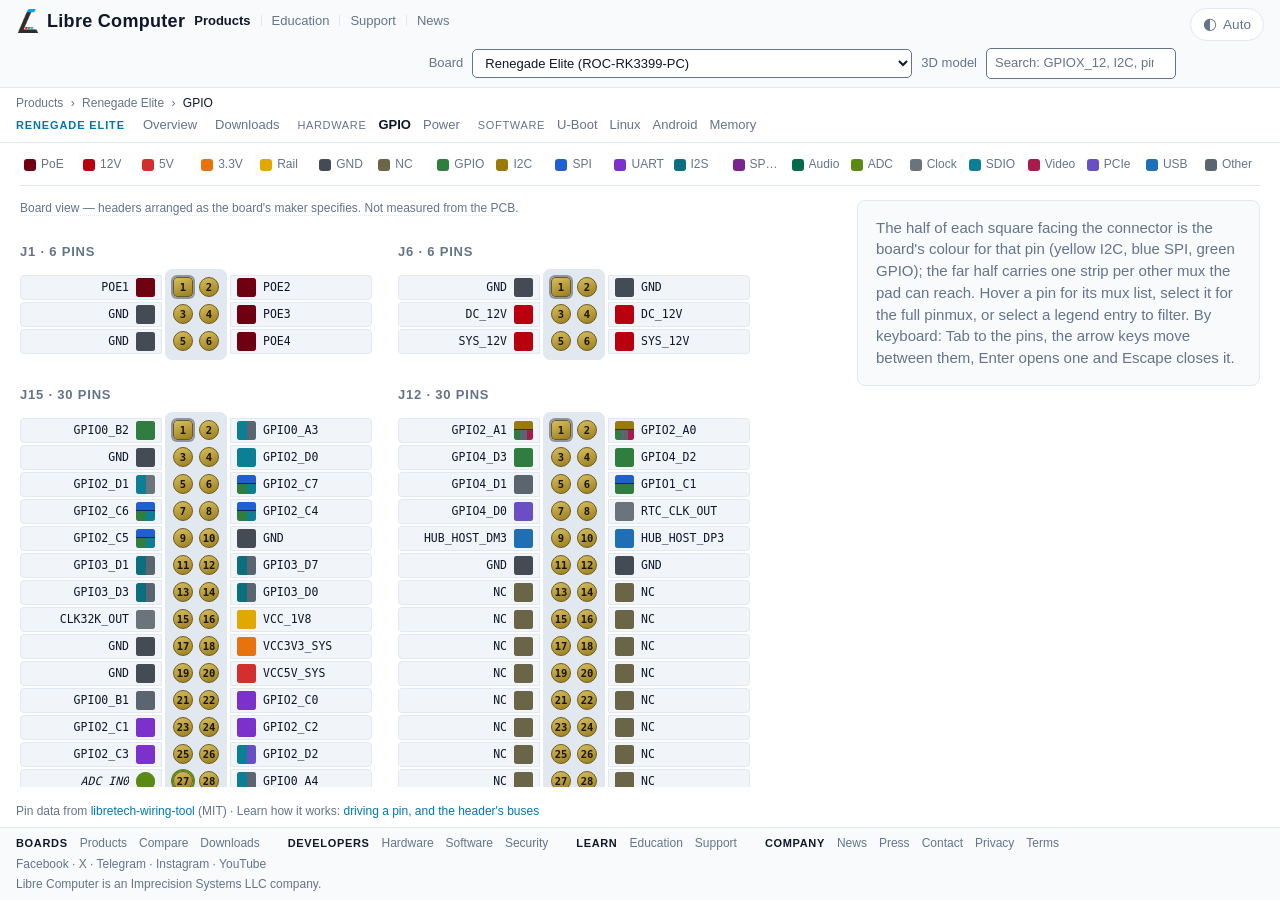
<file: roc-rk3399-pc/index.html>
<!DOCTYPE html>
<html lang="en">
<head>
<meta charset="utf-8">
<!-- Scripts from this site only, plus the inline theme snippet by its sha256
     (tools/check-kit.py recomputes it); data, styles and images same-origin,
     data: for the kit's logo. GitHub Pages sets no headers, so it is a meta. -->
<meta http-equiv="Content-Security-Policy" content="default-src 'self'; script-src 'self' 'sha256-oHIc59mqgn9ICn5smlJlKAoSorMm9lRvLXPlZJXSqW8='; style-src 'self' 'unsafe-inline'; img-src 'self' data:; object-src 'none'; base-uri 'none'; form-action 'none'">
<meta name="referrer" content="strict-origin-when-cross-origin">
<meta name="viewport" content="width=device-width, initial-scale=1">
<title>Renegade Elite (ROC-RK3399-PC) GPIO Pinout — Libre Computer</title>
<meta name="description" content="GPIO pinout and pinmux for the Libre Computer Renegade Elite (ROC-RK3399-PC, Rockchip RK3399): every header pin&#39;s name, type, alternate functions and GPIO line.">
<!-- og -->
<meta property="og:type" content="website">
<meta property="og:site_name" content="Libre Computer">
<meta property="og:title" content="Renegade Elite (ROC-RK3399-PC) GPIO Pinout — Libre Computer">
<meta property="og:description" content="GPIO pinout and pinmux for the Libre Computer Renegade Elite (ROC-RK3399-PC, Rockchip RK3399): every header pin's name, type, alternate functions and GPIO line.">
<meta property="og:url" content="https://gpio.hardware.libre.computer/roc-rk3399-pc/">
<meta property="og:image" content="https://libre.computer/images/ogImage.webp">
<meta name="twitter:card" content="summary_large_image">
<!-- /og -->
<link rel="canonical" href="https://gpio.hardware.libre.computer/roc-rk3399-pc/">
<link rel="icon" href="data:,">
<link rel="stylesheet" href="../css/lc-kit.css">
<link rel="stylesheet" href="../css/style.css">
<!-- Sets the theme before first paint, so a dark visitor never sees a white
     flash. Must stay inline and must stay ahead of the stylesheets; the copy
     is checked by tools/lc-ui-kit/sync.py against HEAD_SNIPPET in lc-kit.js. -->
<script>try{var q=new URLSearchParams(location.search),e=q.get("embed")==="1",t=e&&q.get("theme");if(e)document.documentElement.classList.add("lc-embed");var p=t==="light"||t==="dark"?t:localStorage.getItem("theme")||"auto";if(p==="dark"||(p==="auto"&&matchMedia("(prefers-color-scheme: dark)").matches))document.documentElement.classList.add("dark")}catch(x){}</script>
</head>
<body class="lc-doc" data-board="roc-rk3399-pc">
<a class="lc-skip" href="#main">Skip to content</a>
<header class="lc-topbar">
  <div class="lc-brand">
    <a class="lc-brand-name" href="https://libre.computer">Libre Computer</a>
    <nav class="lc-sites" aria-label="Libre Computer sites">
      <a class="lc-site" href="https://libre.computer/products/" aria-current="true">Products</a>
      <a class="lc-site" href="https://education.libre.computer/">Education</a>
      <a class="lc-site" href="https://hub.libre.computer/">Support</a>
      <a class="lc-site" href="https://libre.computer/news/">News</a>
    </nav>
  </div>
  <div class="lc-controls">
    <label for="board-select">Board</label>
    <select id="board-select" aria-label="Select board"></select>
    <input id="search" type="search" placeholder="Search: GPIOX_12, I2C, pin 7, B4…" autocomplete="off" spellcheck="false" aria-label="Search by pad, function, pin or ball">
  </div>
</header>
<nav class="lc-subnav" aria-label="Hardware">
    <div class="lc-subnav-sites">
      <nav class="lc-crumbs" aria-label="Breadcrumb"><a href="https://libre.computer/products/">Products</a> <span aria-hidden="true">›</span> <a href="https://libre.computer/products/roc-rk3399-pc/">Renegade Elite</a> <span aria-hidden="true">›</span> <span aria-current="page">GPIO</span></nav>
      <script type="application/ld+json">{"@context": "https://schema.org", "@type": "BreadcrumbList", "itemListElement": [{"@type": "ListItem", "position": 1, "name": "Products", "item": "https://libre.computer/products/"}, {"@type": "ListItem", "position": 2, "name": "Renegade Elite", "item": "https://libre.computer/products/roc-rk3399-pc/"}, {"@type": "ListItem", "position": 3, "name": "GPIO", "item": "https://gpio.hardware.libre.computer/roc-rk3399-pc/"}]}</script>
      <span class="lc-subnav-label">Renegade Elite</span>
      <a href="https://libre.computer/products/roc-rk3399-pc/">Overview</a>
      <a href="https://libre.computer/downloads/roc-rk3399-pc/">Downloads</a>
      <span class="lc-board-group"><span class="lc-board-group-label">Hardware</span> <a href="https://gpio.hardware.libre.computer/roc-rk3399-pc/" aria-current="page">GPIO</a> <a href="https://power.hardware.libre.computer/roc-rk3399-pc/">Power</a></span>
      <span class="lc-board-group"><span class="lc-board-group-label">Software</span> <a href="https://u-boot.software.libre.computer/features/roc-rk3399-pc/">U-Boot</a> <a href="https://linux.software.libre.computer/features/roc-rk3399-pc/">Linux</a> <a href="https://android.software.libre.computer/features/roc-rk3399-pc/">Android</a> <a href="https://memory.software.libre.computer/rockchip/?dram=4096">Memory</a></span>
    </div>
</nav>

<div id="legend-bar" role="group" aria-label="Mux classes"><div id="legend"></div></div>

<div id="board-flag-slot" hidden></div>

<main id="main">
  <h1 class="lc-vh">GPIO pinout</h1>
  <section id="diagram" aria-label="Pin headers"></section>
  <aside id="panel">
    <button id="sheet-close" type="button">Close &times;</button>
    <div id="pin-detail"></div>
  </aside>
  <!-- after #panel: style.css sizes the panel by `#diagram + #panel` -->
  <p id="pin-keys" hidden>The arrow keys move between pins; Enter opens one, Escape closes it.</p>
  <!-- the board's pins as plain HTML, written by tools/render.mjs and kept
       in step by js/app.js (both through js/pinout.js boardPageHtml) -->
  <section id="pin-table" data-board="roc-rk3399-pc" aria-labelledby="pin-table-title"><h2 id="pin-table-title">Renegade Elite (ROC-RK3399-PC) pin table</h2><p>Rockchip RK3399 · 7 headers: J1 (6 pins), J12 (30 pins), J13 (3 pins), J15 (30 pins), J20 (30 pins), J21 (30 pins), J6 (6 pins).</p><div class="lc-table-scroll"><table class="lc-table pin-table"><caption>J1 · 6 pins</caption><thead><tr><th scope="col">Pin</th><th scope="col">Name</th><th scope="col">Board signal</th><th scope="col">Type</th><th scope="col">Functions</th><th scope="col">GPIO</th></tr></thead><tbody><tr><th scope="row">1</th><td>POE1</td><td></td><td>PoE (hazardous)</td><td></td><td></td></tr><tr><th scope="row">2</th><td>POE2</td><td></td><td>PoE (hazardous)</td><td></td><td></td></tr><tr><th scope="row">3</th><td>GND</td><td></td><td>Ground</td><td></td><td></td></tr><tr><th scope="row">4</th><td>POE3</td><td></td><td>PoE (hazardous)</td><td></td><td></td></tr><tr><th scope="row">5</th><td>GND</td><td></td><td>Ground</td><td></td><td></td></tr><tr><th scope="row">6</th><td>POE4</td><td></td><td>PoE (hazardous)</td><td></td><td></td></tr></tbody></table></div><div class="lc-table-scroll"><table class="lc-table pin-table"><caption>J12 · 30 pins</caption><thead><tr><th scope="col">Pin</th><th scope="col">Name</th><th scope="col">Board signal</th><th scope="col">Type</th><th scope="col">Functions</th><th scope="col">GPIO</th></tr></thead><tbody><tr><th scope="row">1</th><td>GPIO2_A1</td><td>I2C2_SCL</td><td>I2C</td><td>VOP_D1, CIF_D1, I2C2_SCL_u</td><td>gpiochip2 line 1</td></tr><tr><th scope="row">2</th><td>GPIO2_A0</td><td>I2C2_SDA</td><td>I2C</td><td>VOP_D0, CIF_D0, I2C2_SDA_u</td><td>gpiochip2 line 0</td></tr><tr><th scope="row">3</th><td>GPIO4_D3</td><td></td><td>GPIO</td><td></td><td>gpiochip4 line 27</td></tr><tr><th scope="row">4</th><td>GPIO4_D2</td><td></td><td>GPIO</td><td></td><td>gpiochip4 line 26</td></tr><tr><th scope="row">5</th><td>GPIO4_D1</td><td></td><td>GPIO</td><td>DP_HOTPLUG_d</td><td>gpiochip4 line 25</td></tr><tr><th scope="row">6</th><td>GPIO1_C1</td><td></td><td>SPI</td><td>SPI3_CLK_d</td><td>gpiochip1 line 17</td></tr><tr><th scope="row">7</th><td>GPIO4_D0</td><td></td><td>GPIO</td><td>PCIE_CLKREQnB_u</td><td>gpiochip4 line 24</td></tr><tr><th scope="row">8</th><td>RTC_CLK_OUT</td><td></td><td>Clock</td><td></td><td></td></tr><tr><th scope="row">9</th><td>HUB_HOST_DM3</td><td></td><td>USB</td><td></td><td></td></tr><tr><th scope="row">10</th><td>HUB_HOST_DP3</td><td></td><td>USB</td><td></td><td></td></tr><tr><th scope="row">11</th><td>GND</td><td></td><td>Ground</td><td></td><td></td></tr><tr><th scope="row">12</th><td>GND</td><td></td><td>Ground</td><td></td><td></td></tr><tr><th scope="row">13</th><td>NC</td><td></td><td>Not connected</td><td></td><td></td></tr><tr><th scope="row">14</th><td>NC</td><td></td><td>Not connected</td><td></td><td></td></tr><tr><th scope="row">15</th><td>NC</td><td></td><td>Not connected</td><td></td><td></td></tr><tr><th scope="row">16</th><td>NC</td><td></td><td>Not connected</td><td></td><td></td></tr><tr><th scope="row">17</th><td>NC</td><td></td><td>Not connected</td><td></td><td></td></tr><tr><th scope="row">18</th><td>NC</td><td></td><td>Not connected</td><td></td><td></td></tr><tr><th scope="row">19</th><td>NC</td><td></td><td>Not connected</td><td></td><td></td></tr><tr><th scope="row">20</th><td>NC</td><td></td><td>Not connected</td><td></td><td></td></tr><tr><th scope="row">21</th><td>NC</td><td></td><td>Not connected</td><td></td><td></td></tr><tr><th scope="row">22</th><td>NC</td><td></td><td>Not connected</td><td></td><td></td></tr><tr><th scope="row">23</th><td>NC</td><td></td><td>Not connected</td><td></td><td></td></tr><tr><th scope="row">24</th><td>NC</td><td></td><td>Not connected</td><td></td><td></td></tr><tr><th scope="row">25</th><td>NC</td><td></td><td>Not connected</td><td></td><td></td></tr><tr><th scope="row">26</th><td>NC</td><td></td><td>Not connected</td><td></td><td></td></tr><tr><th scope="row">27</th><td>NC</td><td></td><td>Not connected</td><td></td><td></td></tr><tr><th scope="row">28</th><td>NC</td><td></td><td>Not connected</td><td></td><td></td></tr><tr><th scope="row">29</th><td>NC</td><td></td><td>Not connected</td><td></td><td></td></tr><tr><th scope="row">30</th><td>NC</td><td></td><td>Not connected</td><td></td><td></td></tr></tbody></table></div><div class="lc-table-scroll"><table class="lc-table pin-table"><caption>J13 · 3 pins</caption><thead><tr><th scope="col">Pin</th><th scope="col">Name</th><th scope="col">Board signal</th><th scope="col">Type</th><th scope="col">Functions</th><th scope="col">GPIO</th></tr></thead><tbody><tr><th scope="row">1</th><td>GPIO4_C3</td><td>UART2_RXD</td><td>GPIO</td><td>UART2C_RX_u, UART2DBGC_SIN, UARTHDCP_SIN</td><td>gpiochip4 line 19</td></tr><tr><th scope="row">2</th><td>GPIO4_C4</td><td>UART2_TXD</td><td>GPIO</td><td>UART2C_TX_u, UART2DBGC_SOUT, UARTHDCP_SOUT</td><td>gpiochip4 line 20</td></tr><tr><th scope="row">3</th><td>GND</td><td></td><td>Ground</td><td></td><td></td></tr></tbody></table></div><div class="lc-table-scroll"><table class="lc-table pin-table"><caption>J15 · 30 pins</caption><thead><tr><th scope="col">Pin</th><th scope="col">Name</th><th scope="col">Board signal</th><th scope="col">Type</th><th scope="col">Functions</th><th scope="col">GPIO</th></tr></thead><tbody><tr><th scope="row">1</th><td>GPIO0_B2</td><td>WIFI_REG_ON_H</td><td>GPIO</td><td></td><td>gpiochip0 line 10</td></tr><tr><th scope="row">2</th><td>GPIO0_A3</td><td>WIFI_HOST_WAKE_L</td><td>GPIO</td><td>SDIO0_WRPT_d, SDIO_WRPRT, PMU_DEBUG1</td><td>gpiochip0 line 3</td></tr><tr><th scope="row">3</th><td>GND</td><td></td><td>Ground</td><td></td><td></td></tr><tr><th scope="row">4</th><td>GPIO2_D0</td><td>SDIO0_CMD</td><td>GPIO</td><td>SDIO0_CMD_u</td><td>gpiochip2 line 24</td></tr><tr><th scope="row">5</th><td>GPIO2_D1</td><td>SDIO0_CLK</td><td>GPIO</td><td>SDIO0_CLKOUT, TEST_CLKOUT1_u</td><td>gpiochip2 line 25</td></tr><tr><th scope="row">6</th><td>GPIO2_C7</td><td>SDIO0_D3</td><td>SPI</td><td>SDIO0_D3, SPI5_CSn0_u, SDIO_DATA3</td><td>gpiochip2 line 23</td></tr><tr><th scope="row">7</th><td>GPIO2_C6</td><td>SDIO0_D2</td><td>SPI</td><td>SDIO0_D2, SPI5_CLK_u, SDIO_DATA2</td><td>gpiochip2 line 22</td></tr><tr><th scope="row">8</th><td>GPIO2_C4</td><td>SDIO0_D0</td><td>SPI</td><td>SDIO0_D0, SPI5_RXD_u</td><td>gpiochip2 line 20</td></tr><tr><th scope="row">9</th><td>GPIO2_C5</td><td>SDIO0_D1</td><td>SPI</td><td>SDIO0_D1, SPI5_TXD_u, SDIO_DATA1</td><td>gpiochip2 line 21</td></tr><tr><th scope="row">10</th><td>GND</td><td></td><td>Ground</td><td></td><td></td></tr><tr><th scope="row">11</th><td>GPIO3_D1</td><td>I2S0_LRCK_RX/BT_PCM_SYNC</td><td>GPIO</td><td>I2S0_LRCK_RX_d, TRACE_DATA1, A72CORE1_WFI</td><td>gpiochip3 line 25</td></tr><tr><th scope="row">12</th><td>GPIO3_D7</td><td>I2S0_SDO0/BT_PCM_IN</td><td>GPIO</td><td>I2S0_SDO0_d, TRACE_DATA7, A53L2_WFI</td><td>gpiochip3 line 31</td></tr><tr><th scope="row">13</th><td>GPIO3_D3</td><td>I2S0_SDI0/BT_PCM_OUT</td><td>GPIO</td><td>I2S0_SDI0_d, TRACE_DATA3, A53CORE1_WFI</td><td>gpiochip3 line 27</td></tr><tr><th scope="row">14</th><td>GPIO3_D0</td><td>I2S0_CLK/BT_PCM_CLK</td><td>GPIO</td><td>I2S0_SCLK_d, TRACE_DATA0, A72CORE0_WFI</td><td>gpiochip3 line 24</td></tr><tr><th scope="row">15</th><td>CLK32K_OUT</td><td>RTC_CLKO_WIFI</td><td>Clock</td><td></td><td></td></tr><tr><th scope="row">16</th><td>VCC_1V8</td><td></td><td>Low-voltage rail</td><td></td><td></td></tr><tr><th scope="row">17</th><td>GND</td><td></td><td>Ground</td><td></td><td></td></tr><tr><th scope="row">18</th><td>VCC3V3_SYS</td><td></td><td>3.3V power</td><td></td><td></td></tr><tr><th scope="row">19</th><td>GND</td><td></td><td>Ground</td><td></td><td></td></tr><tr><th scope="row">20</th><td>VCC5V_SYS</td><td>VCC_SYS</td><td>5V power</td><td></td><td></td></tr><tr><th scope="row">21</th><td>GPIO0_B1</td><td>BT_REG_ON_H</td><td>GPIO</td><td>PMUIO2_VOLSEL_d, PMU1830_VOLSEL</td><td>gpiochip0 line 9</td></tr><tr><th scope="row">22</th><td>GPIO2_C0</td><td>UART0_RXD</td><td>GPIO</td><td>UART0_RX_u, UART0BT_SIN</td><td>gpiochip2 line 16</td></tr><tr><th scope="row">23</th><td>GPIO2_C1</td><td>UART0_TXD</td><td>GPIO</td><td>UART0_TX_u, UART0BT_SOUT</td><td>gpiochip2 line 17</td></tr><tr><th scope="row">24</th><td>GPIO2_C2</td><td>UART0_CTS</td><td>GPIO</td><td>UART0_CTSn_u</td><td>gpiochip2 line 18</td></tr><tr><th scope="row">25</th><td>GPIO2_C3</td><td>UART0_RTS</td><td>GPIO</td><td>UART0_RTSn_u</td><td>gpiochip2 line 19</td></tr><tr><th scope="row">26</th><td>GPIO2_D2</td><td>BT_WAKE_L</td><td>GPIO</td><td>SDIO0_DETN, PCIE_CLKREQn_u, SDIO_DETECTN</td><td>gpiochip2 line 26</td></tr><tr><th scope="row">27</th><td>ADC_IN0</td><td></td><td>ADC (analog pad)</td><td></td><td></td></tr><tr><th scope="row">28</th><td>GPIO0_A4</td><td>BT_HOST_WAKE_L</td><td>GPIO</td><td>SDIO0_INTn_d, PMU_DEBUG2</td><td>gpiochip0 line 4</td></tr><tr><th scope="row">29</th><td>ADC_IN2</td><td></td><td>ADC (analog pad)</td><td></td><td></td></tr><tr><th scope="row">30</th><td>ADC_IN3</td><td></td><td>ADC (analog pad)</td><td></td><td></td></tr></tbody></table></div><div class="lc-table-scroll"><table class="lc-table pin-table"><caption>J20 · 30 pins</caption><thead><tr><th scope="col">Pin</th><th scope="col">Name</th><th scope="col">Board signal</th><th scope="col">Type</th><th scope="col">Functions</th><th scope="col">GPIO</th></tr></thead><tbody><tr><th scope="row">1</th><td>GPIO3_D2</td><td>I2S0_LRCK_TX</td><td>GPIO</td><td>I2S0_LRCK_TX_d, TRACE_DATA2, A53CORE0_WFI</td><td>gpiochip3 line 26</td></tr><tr><th scope="row">2</th><td>GPIO4_A0</td><td>I2S_CLK_0</td><td>GPIO</td><td>I2S_CLK_d, TRACE_CTL, LPM0_WFI</td><td>gpiochip4 line 0</td></tr><tr><th scope="row">3</th><td>GPIO3_D6</td><td>I2S0_SDI3SDO1</td><td>GPIO</td><td>I2S0_SDI3SDO1_d, TRACE_DATA6, A72L2_WFI</td><td>gpiochip3 line 30</td></tr><tr><th scope="row">4</th><td>GPIO3_D4</td><td>I2S0_SDI1SDO3</td><td>GPIO</td><td>I2S0_SDI1SDO3_d, TRACE_DATA4, A53CORE2_WFI</td><td>gpiochip3 line 28</td></tr><tr><th scope="row">5</th><td>GND</td><td></td><td>Ground</td><td></td><td></td></tr><tr><th scope="row">6</th><td>GPIO3_D5</td><td>I2S0_SDI2SDO2</td><td>GPIO</td><td>I2S0_SDI2SDO2_d, TRACE_DATA5, A53CORE3_WFI</td><td>gpiochip3 line 29</td></tr><tr><th scope="row">7</th><td>MIC_IN1P</td><td></td><td>Analog audio</td><td></td><td></td></tr><tr><th scope="row">8</th><td>GND</td><td></td><td>Ground</td><td></td><td></td></tr><tr><th scope="row">9</th><td>LIN2</td><td>LINE_IN_L</td><td>Analog audio</td><td></td><td></td></tr><tr><th scope="row">10</th><td>MIC_IN1N</td><td></td><td>Analog audio</td><td></td><td></td></tr><tr><th scope="row">11</th><td>HPO_R</td><td>LINE_OUT_R</td><td>Analog audio</td><td></td><td></td></tr><tr><th scope="row">12</th><td>RIN2</td><td>LINE_IN_R</td><td>Analog audio</td><td></td><td></td></tr><tr><th scope="row">13</th><td>GND</td><td></td><td>Ground</td><td></td><td></td></tr><tr><th scope="row">14</th><td>HPO_L</td><td>LINE_OUT_L</td><td>Analog audio</td><td></td><td></td></tr><tr><th scope="row">15</th><td>GPIO3_C0</td><td>SPDIF_TX</td><td>GPIO</td><td>MAC_COL, UART3_CTSn, SPDIF_TX_u, SPDIF_TXB</td><td>gpiochip3 line 16</td></tr><tr><th scope="row">16</th><td>VCCA3V0_CODEC</td><td></td><td>Low-voltage rail</td><td></td><td></td></tr><tr><th scope="row">17</th><td>GPIO2_B1</td><td>SPI2_RXD</td><td>SPI</td><td>SPI2_RXD, CIF_HREF, I2C6_SDA_u</td><td>gpiochip2 line 9</td></tr><tr><th scope="row">18</th><td>GPIO2_B2</td><td>SPI2_TXD</td><td>SPI</td><td>SPI2_TXD, CIF_CLKIN, I2C6_SCL_u</td><td>gpiochip2 line 10</td></tr><tr><th scope="row">19</th><td>GPIO2_B3</td><td>SPI2_CLK</td><td>SPI</td><td>SPI2_CLK, VOP_DEN, CIF_CLKOUTA_u</td><td>gpiochip2 line 11</td></tr><tr><th scope="row">20</th><td>GPIO2_B4</td><td>SPI2_CSN0</td><td>SPI</td><td>SPI2_CSn0_u</td><td>gpiochip2 line 12</td></tr><tr><th scope="row">21</th><td>GPIO1_A7</td><td>SPI1_RXD/UART4_RXD</td><td>SPI</td><td>SPI1_RXD, UART4_RX_u, UART4M0_SIN</td><td>gpiochip1 line 7</td></tr><tr><th scope="row">22</th><td>GPIO1_B0</td><td>SPI1_TXD/UART4_TXD</td><td>SPI</td><td>SPI1_TXD, UART4_TX_u, UART4M0_SOUT</td><td>gpiochip1 line 8</td></tr><tr><th scope="row">23</th><td>I2C1_SDA</td><td>I2C1_SDA_CAM</td><td>I2C</td><td></td><td></td></tr><tr><th scope="row">24</th><td>I2C1_SCL</td><td>I2C1_SCL_CAM</td><td>I2C</td><td></td><td></td></tr><tr><th scope="row">25</th><td>GPIO0_A1</td><td>GPIO0_A1(V1.1A)/EDP_TP(V1.2A)</td><td>GPIO</td><td>DDRIO_PWROFF, TCPD_CCDB_EN_u</td><td>gpiochip0 line 1</td></tr><tr><th scope="row">26</th><td>GPIO0_B4</td><td>GPIO0_B4(V1.1A)/EDP_TP(V1.2A)</td><td>GPIO</td><td>TCPD_VBUS_BDIS_d</td><td>gpiochip0 line 12</td></tr><tr><th scope="row">27</th><td>GPIO2_D4</td><td></td><td>GPIO</td><td>SDIO0_BKPWR_d</td><td>gpiochip2 line 28</td></tr><tr><th scope="row">28</th><td>GND</td><td></td><td>Ground</td><td></td><td></td></tr><tr><th scope="row">29</th><td>GND</td><td></td><td>Ground</td><td></td><td></td></tr><tr><th scope="row">30</th><td>NC</td><td>NC(V1.1A/V1.2A)/GND(V0.1)</td><td>Not connected</td><td></td><td></td></tr></tbody></table></div><div class="lc-table-scroll"><table class="lc-table pin-table"><caption>J21 · 30 pins</caption><thead><tr><th scope="col">Pin</th><th scope="col">Name</th><th scope="col">Board signal</th><th scope="col">Type</th><th scope="col">Functions</th><th scope="col">GPIO</th></tr></thead><tbody><tr><th scope="row">1</th><td>NC</td><td></td><td>Not connected</td><td></td><td></td></tr><tr><th scope="row">2</th><td>NC</td><td></td><td>Not connected</td><td></td><td></td></tr><tr><th scope="row">3</th><td>SYS_12V</td><td></td><td>12V power</td><td></td><td></td></tr><tr><th scope="row">4</th><td>GND</td><td></td><td>Ground</td><td></td><td></td></tr><tr><th scope="row">5</th><td>SYS_12V</td><td></td><td>12V power</td><td></td><td></td></tr><tr><th scope="row">6</th><td>GND</td><td></td><td>Ground</td><td></td><td></td></tr><tr><th scope="row">7</th><td>VCC5V_SYS</td><td>VCC_SYS</td><td>5V power</td><td></td><td></td></tr><tr><th scope="row">8</th><td>GND</td><td></td><td>Ground</td><td></td><td></td></tr><tr><th scope="row">9</th><td>VCC5V_SYS</td><td>VCC_SYS</td><td>5V power</td><td></td><td></td></tr><tr><th scope="row">10</th><td>GND</td><td></td><td>Ground</td><td></td><td></td></tr><tr><th scope="row">11</th><td>PCIE_RX3_N</td><td></td><td>PCI Express</td><td></td><td></td></tr><tr><th scope="row">12</th><td>PCIE_RX3_P</td><td></td><td>PCI Express</td><td></td><td></td></tr><tr><th scope="row">13</th><td>PCIE_TX3N</td><td></td><td>PCI Express</td><td></td><td></td></tr><tr><th scope="row">14</th><td>PCIE_TX3P</td><td></td><td>PCI Express</td><td></td><td></td></tr><tr><th scope="row">15</th><td>PCIE_RX2_N</td><td></td><td>PCI Express</td><td></td><td></td></tr><tr><th scope="row">16</th><td>PCIE_RX2_P</td><td></td><td>PCI Express</td><td></td><td></td></tr><tr><th scope="row">17</th><td>PCIE_TX2N</td><td></td><td>PCI Express</td><td></td><td></td></tr><tr><th scope="row">18</th><td>PCIE_TX2P</td><td></td><td>PCI Express</td><td></td><td></td></tr><tr><th scope="row">19</th><td>GND</td><td></td><td>Ground</td><td></td><td></td></tr><tr><th scope="row">20</th><td>GND</td><td></td><td>Ground</td><td></td><td></td></tr><tr><th scope="row">21</th><td>PCIE_RX1_N</td><td></td><td>PCI Express</td><td></td><td></td></tr><tr><th scope="row">22</th><td>PCIE_RX1_P</td><td></td><td>PCI Express</td><td></td><td></td></tr><tr><th scope="row">23</th><td>PCIE_TX1N</td><td></td><td>PCI Express</td><td></td><td></td></tr><tr><th scope="row">24</th><td>PCIE_TX1P</td><td></td><td>PCI Express</td><td></td><td></td></tr><tr><th scope="row">25</th><td>PCIE_RX0_N</td><td></td><td>PCI Express</td><td></td><td></td></tr><tr><th scope="row">26</th><td>PCIE_RX0_P</td><td></td><td>PCI Express</td><td></td><td></td></tr><tr><th scope="row">27</th><td>PCIE_TX0N</td><td></td><td>PCI Express</td><td></td><td></td></tr><tr><th scope="row">28</th><td>PCIE_TX0P</td><td></td><td>PCI Express</td><td></td><td></td></tr><tr><th scope="row">29</th><td>PCIE_REF_CLKN</td><td></td><td>PCI Express</td><td></td><td></td></tr><tr><th scope="row">30</th><td>PCIE_REF_CLKP</td><td></td><td>PCI Express</td><td></td><td></td></tr></tbody></table></div><div class="lc-table-scroll"><table class="lc-table pin-table"><caption>J6 · 6 pins</caption><thead><tr><th scope="col">Pin</th><th scope="col">Name</th><th scope="col">Board signal</th><th scope="col">Type</th><th scope="col">Functions</th><th scope="col">GPIO</th></tr></thead><tbody><tr><th scope="row">1</th><td>GND</td><td></td><td>Ground</td><td></td><td></td></tr><tr><th scope="row">2</th><td>GND</td><td></td><td>Ground</td><td></td><td></td></tr><tr><th scope="row">3</th><td>DC_12V</td><td>DC_12V(V1.1A/V1.2A)/SYS_12V(V0.1)</td><td>12V power</td><td></td><td></td></tr><tr><th scope="row">4</th><td>DC_12V</td><td>DC_12V(V1.1A/V1.2A)/SYS_12V(V0.1)</td><td>12V power</td><td></td><td></td></tr><tr><th scope="row">5</th><td>SYS_12V</td><td></td><td>12V power</td><td></td><td></td></tr><tr><th scope="row">6</th><td>SYS_12V</td><td></td><td>12V power</td><td></td><td></td></tr></tbody></table></div></section><!-- /pin-table -->
</main>

<p class="lc-page-note">Pin data from <a href="https://github.com/libre-computer-project/libretech-wiring-tool">libretech-wiring-tool</a> (MIT)
  &middot; Learn how it works: <a href="https://education.libre.computer/modules/io/">driving a pin, and the header's buses</a></p>
<footer class="lc-footer">
  <nav class="lc-footer-links" aria-label="Libre Computer">
    <div class="lc-footer-group"><span class="lc-footer-head">Boards</span><a href="https://libre.computer/products/">Products</a><a href="https://libre.computer/compare/">Compare</a><a href="https://libre.computer/downloads/">Downloads</a></div>
    <div class="lc-footer-group"><span class="lc-footer-head">Developers</span><a href="https://hardware.libre.computer/">Hardware</a><a href="https://software.libre.computer/">Software</a><a href="https://libre.computer/security/">Security</a></div>
    <div class="lc-footer-group"><span class="lc-footer-head">Learn</span><a href="https://education.libre.computer/">Education</a><a href="https://hub.libre.computer/">Support</a></div>
    <div class="lc-footer-group"><span class="lc-footer-head">Company</span><a href="https://libre.computer/news/">News</a><a href="https://libre.computer/press/">Press</a><a href="https://libre.computer/#contact">Contact</a><a href="https://libre.computer/privacy/">Privacy</a><a href="https://libre.computer/terms/">Terms</a></div>
  </nav>
  <p class="lc-footer-social"><a href="https://facebook.com/librecomputer" rel="noopener">Facebook</a> &middot; <a href="https://x.com/LibreComputer" rel="noopener">X</a> &middot; <a href="https://t.me/libre_computer" rel="noopener">Telegram</a> &middot; <a href="https://www.instagram.com/librecomputer/" rel="noopener">Instagram</a> &middot; <a href="https://www.youtube.com/c/LibreComputer" rel="noopener">YouTube</a></p>
  <p class="lc-footer-company">Libre Computer is an <a href="https://imprecisionsystems.com/" rel="noopener">Imprecision Systems LLC</a> company.</p>
</footer>

<div id="tooltip" class="lc-tooltip" hidden></div>
<script type="module" src="../js/app.js"></script>
</body>
</html>
</file>
<file: css/lc-kit.css>
/* lc-kit 1 sha256:a7a3ab5e59e4961fccd9a7aa596e9d2a4f72d52913530e20eeb98b5a4cabcb36 */
/* Libre Computer hardware-tool shell — shared by the GPIO pinout, the board
   layout viewer and the power tree.
 *
 * These two sites had grown the same header, the same board picker, the same
 * search box and the same footer twice, with the same seven token names holding
 * the same seven values in both. This is that shell, defined once.
 *
 * THEME. Three states, matching libre.computer: light, dark, and auto, which
 * follows the OS and is the default -- a visitor whose desktop is dark should
 * not have to ask twice. The switch is a `dark` class on <html>, set before
 * first paint by the inline script in each page's <head>, so a dark visitor
 * never sees a white flash. Light is the base and dark is the override, because
 * a stylesheet that loses its media query should degrade to the more legible
 * of the two.
 *
 * The values are libre.computer's own (its css/style.css tokens: --bg, --card,
 * --border, --fg, --muted, --prose-link, --field-border), in both themes,
 * because these tools open inside its product pages: a tool in a neutral grey
 * frame on a slate page read as a different site. A change to that palette is
 * made there and copied here.
 *
 * WHAT BELONGS HERE. The shell and nothing else: page frame, top bar, brand,
 * the controls slot, notices, footer, form controls, focus, and the theme
 * button. A site's own subject matter -- the pinout's mux-class colours, the
 * layout viewer's copper-layer colours -- stays in that site's stylesheet,
 * because nothing is shared by having one file know about both.
 *
 * This file is VENDORED. Edit tools/lc-ui-kit/lc-kit.css in the monorepo and
 * run tools/lc-ui-kit/sync.py; a hand-edit here fails each site's CI.
 */

:root {
  color-scheme: light;
  /* one monospace stack for every site (pad names, addresses, code, keys) */
  --mono: ui-monospace, SFMono-Regular, "SF Mono", Menlo, Consolas, monospace;

  --bg: #ffffff;
  --bg-raised: #f8fafc;
  --bg-sunken: #f1f5f9;
  --border: #e2e8f0;
  /* A field's edge is the only thing that says "type here", so it needs 3:1
     on the page (WCAG 1.4.11); --border is a divider and stays quiet.
     Slate-500, as libre.computer's --field-border: 4.76:1 on --bg, 4.55:1 on
     --bg-raised, and 3.75 / 3.07 on the dark ground and raised panel, so
     one value serves both themes. */
  --border-field: #64748b;
  --text: #0f172a;
  /* 4.76:1 on --bg, 4.55:1 on --bg-raised, 4.34:1 on --bg-sunken */
  --text-dim: #64748b;
  /* Blue TEXT on the page ground, so it darkens on white (#0077b0 is 4.92:1)
     and lightens on the dark ground below. Same two shades libre.computer
     uses, and for the same contrast reason. */
  --accent: #0077b0;
  --brass: #8a6a10;
  --warn: #b45309;
  --danger: #b42318;

  --shadow: 0 1px 2px rgba(15, 23, 42, .06), 0 1px 3px rgba(15, 23, 42, .04);
}

html.dark {
  color-scheme: dark;

  --bg: #0f172a;
  --bg-raised: #1e293b;
  --bg-sunken: #020617;
  --border: #334155;
  --border-field: #64748b;   /* 3.75:1 on --bg, 3.07:1 on --bg-raised */
  --text: #e2e8f0;
  --text-dim: #94a3b8;       /* 6.96:1 on --bg, 5.71:1 on --bg-raised */
  --accent: #00a0e9;         /* 6.13:1 on --bg, 5.02:1 on --bg-raised */
  --brass: #c9a227;
  --warn: #f76b15;
  --danger: #f5a3a6;

  --shadow: none;
}

*, *::before, *::after { box-sizing: border-box; }

html, body { height: 100%; }

/* Two page shapes. An app shell (the layout viewer, the power tree) is one
   window tall and scrolls only inside its panes. A document page (the
   pinout, the memory map, education) scrolls as a whole: its body carries
   class="lc-doc" and grows with its content -- a body held to the window
   would be the sticky title bar's containing block, and the bar would ride
   off the top after one screen. */
body.lc-doc { height: auto; min-height: 100%; }

body {
  display: flex;
  flex-direction: column;
  margin: 0;
  background: var(--bg);
  color: var(--text);
  font: 14px/1.45 -apple-system, "Segoe UI", Roboto, Helvetica, Arial, sans-serif;
}

a { color: var(--accent); text-decoration: none; }
a:hover { text-decoration: underline; }

/* Monospace text in the one stack (zero specificity: a site's own rule wins) */
:where(code, kbd, samp, pre) { font-family: var(--mono); }

:where(button, select, input, a, [role="button"][tabindex]):focus-visible {
  outline: 2px solid var(--accent);
  outline-offset: 1px;
}

/* ---- top bar ---------------------------------------------------------- */

/* Sticky on every site (from 700px up; a phone's bar is too tall to pin, see
   below): an app-shell page never scrolls, so it changes nothing there; a
   document page (body.lc-doc: the pinout, the memory map, education) keeps
   its title bar in view, the same everywhere. */
.lc-topbar {
  flex: none;
  display: flex;
  flex-wrap: wrap;
  align-items: center;
  gap: 14px;
  padding: 8px 16px;
  background: var(--bg-raised);
  border-bottom: 1px solid var(--border);
  position: sticky;
  top: 0;
  z-index: 10;
  font-size: 14px;  /* (the bar's own, whatever size a site sets its body text) */
}

/* CENTRED, NOT BASELINE-ALIGNED. The name's first flex item is the logo, an
   empty box, so the name's baseline is synthesised from the logo's bottom edge
   -- and baseline alignment sat the site links' text on that edge, about 6px
   below the brand text and the controls. Centring puts the logo, the name, the
   links and (via the bar's own centring) the controls on one centre line. */
.lc-brand {
  display: flex;
  flex-wrap: wrap;
  align-items: center;
  gap: 4px 9px;
  min-width: 0;
}

.lc-brand-name {
  display: inline-flex;
  align-items: center;
  gap: 7px;
  font-size: 18px;
  font-weight: 700;
  letter-spacing: .3px;
  color: var(--text);
  white-space: nowrap;
}

/* The Libre Computer mark before the name, light and dark cuts. Embedded as
   data URIs -- libre.computer's own navLogo.webp and navLogo_dark.webp,
   about 2 KB each -- so every site gets it from this one vendored file with
   no image to copy, and nothing loads from another origin. Decorative: the
   name beside it is the link text. */
.lc-brand-name::before {
  content: "";
  flex: none;
  width: 24px;
  height: 24px;
  background: center / contain no-repeat url("[data-uri]");
}
html.dark .lc-brand-name::before {
  background-image: url("[data-uri]");
}
.lc-brand-name:hover { text-decoration: none; color: var(--accent); }

.lc-brand-sub {
  font-size: 13px;
  color: var(--text-dim);
  white-space: nowrap;
}

/* SIGNAL CLASS PALETTE -- shared, because the two tools colour the SAME pins.
   The pinout draws a board's header and the layout draws that header's pads on
   the PCB, and a visitor moving between them reads the colour as meaning the
   same thing. It did not live here at first, when only one tool used it; a
   second copy in the layout's own stylesheet would be a second answer the
   first time a colour changed. Both sites now take the one definition, and
   check-kit.py fails the build if a vendored copy drifts.

   RAILS RAMP BY VOLTAGE, red through orange to yellow as the supply falls:
   12V and PoE deepest, 5V red, 3.3V orange, 1.8V yellow. The ramp used to run
   red into brown, which made 3.3V a burnt orange and 1.8V a tan -- neither
   nameable as a colour, and the three rails a reader actually reaches for on
   a header are the three that have to be told apart at a glance.

   I2C yellow / SPI blue / GPIO green match the board silkscreen. */
:root {
  --c-poe: #6e0011;
  --c-power12v: #b8000f;
  --c-power5v: #d32f2f;
  --c-power3v3: #e8730c;
  --c-powerlv: #e0a800;   /* 1.8V / 3.0V */
  --c-gnd: #454b54;
  --c-nc: #6b6547;        /* not connected */
  --c-gpio: #2f7d3f;
  --c-i2c: #9a7b0a;
  --c-spi: #1f5fd0;
  --c-uart: #7c30cc;
  --c-pwm: #c4295a;
  --c-i2s: #0b6f80;
  --c-pcm: #0b5566;
  --c-tdm: #13876b;
  --c-spdif: #7a2490;
  --c-pdm: #4a7a0a;
  --c-dac: #076a4c;
  --c-adc: #5b8a12;
  --c-clk: #6b737b;
  --c-jtag: #c25a06;
  --c-cec: #5334c4;
  --c-ir: #c33a6a;
  --c-sdio: #0d7f95;
  --c-nand: #6d5449;
  --c-video: #a81c4c;
  --c-pcie: #6a4fc4;
  --c-usb: #1f6fb5;
  --c-eth: #0d8f6a;
  --c-misc: #5a6570;
}

/* THE SERIAL CONSOLE HEADER IS COLOURED AS THE CABLE, not as a signal class.
   Ground black, TX white, RX green -- the USB-TTL lead everyone plugs into it,
   and the colours our own documentation has always named for that header:
   "2J1 Connector Highlighted in Red: Ground (BLACK) TX (WHITE) RX (GREEN)".
   Someone at the board with the cable in their hand is matching wire to pin,
   so the pin should be the colour of the wire.

   These are wire colours, so they do NOT flip with the theme -- a black lead
   is black on both. They sit on the drawn board rather than on the page. */
:root, html.dark {
  --c-wire-gnd: #14161a;
  --c-wire-tx:  #f3f5f7;
  --c-wire-rx:  #2ea043;
}

html.dark {
  --c-poe: #6e0011;
  --c-power12v: #cc0f1b;
  --c-power5v: #e5484d;
  --c-power3v3: #f76b15;
  --c-powerlv: #f5c518;   /* 1.8V / 3.0V */
  --c-gnd: #454b54;
  --c-nc: #3c3a2e;
  --c-gpio: #46a758;
  --c-i2c: #eac54f;
  --c-spi: #3b82f6;
  --c-uart: #a855f7;
  --c-pwm: #ec5f87;
  --c-i2s: #1098ad;
  --c-pcm: #0b7285;
  --c-tdm: #63e6be;
  --c-spdif: #862e9e;
  --c-pdm: #5c940d;
  --c-dac: #087f5b;
  --c-adc: #94d82d;
  --c-clk: #adb5bd;
  --c-jtag: #ff922b;
  --c-cec: #7048e8;
  --c-ir: #f06595;
  --c-sdio: #66d9e8;
  --c-nand: #8d6e63;
  --c-video: #c2255c;
  --c-pcie: #b197fc;
  --c-usb: #74c0fc;
  --c-eth: #12b886;
  --c-misc: #6c757d;
}

/* The switch between the Libre Computer sites (written by sync.py, NAV). It
   says which site this is and what the others are. The current one is a link
   to its own root, marked aria-current: on a multi-page site it is the way
   home, and on a tool it resets the page (the query is dropped). */
/* The site links wrap. Five sites in one unbreakable row ran 131px past a
   375px phone and dragged every page sideways; wrapped, the row simply gets
   taller. The brand wraps for the same reason. */
.lc-sites {
  display: flex;
  flex-wrap: wrap;
  align-items: baseline;
  gap: 4px 10px;
  font-size: 13px;
  min-width: 0;
}

.lc-site {
  white-space: nowrap;
  color: var(--text-dim);
}
.lc-site[aria-current] {
  color: var(--text);
  font-weight: 600;
}
a.lc-site:hover { color: var(--accent); text-decoration: none; }
a.lc-site:focus-visible {
  outline: 2px solid var(--accent);
  outline-offset: 2px;
  border-radius: 3px;
}

/* Separator drawn rather than typed, so it is not read out as a word and not
   selected when the visitor copies the heading. */
.lc-site + .lc-site::before {
  content: "";
  display: inline-block;
  width: 1px;
  height: 11px;
  margin-right: 10px;
  vertical-align: -1px;
  background: var(--border);
}

/* The board's own pages, beside the board picker (setBoardLinks). Small and
   dim like the site links, so the picker and the search stay the controls. */
.lc-board-links {
  display: inline-flex;
  flex-wrap: wrap;
  align-items: center;
  gap: 4px 10px;
  font-size: 13px;
}
.lc-board-links[hidden] { display: none; }
.lc-board-links a { color: var(--text-dim); white-space: nowrap; }
.lc-board-links a:hover { color: var(--accent); text-decoration: none; }
.lc-board-links a:focus-visible {
  outline: 2px solid var(--accent);
  outline-offset: 2px;
  border-radius: 3px;
}
@media (max-width: 819.98px) {
  .lc-board-links a { display: inline-block; padding: 10px 0; line-height: 20px; }
}

/* The second bar under the title bar, for a family of sites behind one header
   section (Hardware, Software). Its label and site links are written by
   sync.py (SUBNAV). A site's own pages are a bar of their own under it
   (nav.lc-subnav-local, aria-label "<site> pages"), so each bar has one
   current item. The same voice as education's section bar. */
.lc-subnav {
  flex: none;
  display: flex;
  flex-wrap: wrap;
  gap: 4px 18px;
  padding: 7px 16px;
  background: var(--bg);
  border-bottom: 1px solid var(--border);
  font-size: 13px;
  align-items: baseline;
}
.lc-subnav-sites,
.lc-subnav-pages {
  display: flex;
  align-items: baseline;
  gap: 4px 18px;
}
.lc-subnav-pages { margin-left: auto; }
.lc-subnav-local { padding-top: 5px; padding-bottom: 5px; background: var(--bg-raised); }
.lc-subnav-local .lc-subnav-pages { margin-left: 0; }
.lc-subnav a { color: var(--text-dim); white-space: nowrap; }
.lc-subnav a:hover { color: var(--accent); text-decoration: none; }
.lc-subnav a[aria-current] { color: var(--text); font-weight: 600; }
.lc-subnav a:focus-visible {
  outline: 2px solid var(--accent);
  outline-offset: 2px;
  border-radius: 3px;
}
.lc-subnav-label {
  font-size: 11px;
  font-weight: 700;
  letter-spacing: .08em;
  text-transform: uppercase;
  color: var(--accent);
}
/* The trail in front of the row (sync.py crumbs_html): where this page sits,
   Products › board › view or Libre Computer › family › tool. The row
   wraps, so the trail takes a line of its own above the links. */
.lc-subnav-sites { flex-wrap: wrap; }
.lc-crumbs {
  flex: 1 0 100%;
  font-size: 12px;
  color: var(--text-dim);
}
.lc-crumbs span[aria-hidden] { margin: 0 4px; }
.lc-crumbs [aria-current] { color: var(--text); }
/* On a board's page the row is the board's menu: Overview, Downloads, then
   its Hardware and Software views, each group behind a small label. */
.lc-board-group { display: inline-flex; align-items: baseline; gap: 4px 12px; }
.lc-board-group-label {
  font-size: 11px;
  color: var(--text-dim);
  text-transform: uppercase;
  letter-spacing: .06em;
}
.lc-subnav a[aria-current="page"] { color: var(--text); font-weight: 600; }
/* A phone: one sideways-scrolling row, not a wrap of single links. */
@media (max-width: 819.98px) {
  .lc-subnav-sites { flex-wrap: nowrap; }
  .lc-crumbs { flex: none; padding: 10px 0; }
  .lc-board-group { flex: none; }
  .lc-subnav {
    flex-wrap: nowrap;
    padding-top: 0;
    padding-bottom: 0;
    overflow-x: auto;
    scrollbar-width: none;
  }
  .lc-subnav::-webkit-scrollbar { display: none; }
  .lc-subnav a { display: inline-block; padding: 10px 0; line-height: 20px; }
  .lc-subnav-label,
  .lc-subnav-sites,
  .lc-subnav-pages { flex: none; }
}

/* A pill for a state the visitor should not have to infer, e.g. that the board
   picker is currently listing boards nobody can buy yet. */
.lc-flag {
  padding: 1px 7px;
  border-radius: 999px;
  background: var(--warn);
  /* Page ground, not white. White clears on the light caution brown and
     fails on the dark theme's bright caution orange; the dark ground on
     that orange clears. */
  color: var(--bg);
  font-size: 11px;
  font-weight: 700;
  letter-spacing: .3px;
  white-space: nowrap;
}

/* A <select> sizes itself to its widest option and will not shrink below it,
   so without the min-width:0 / max-width pair a long board name pushes the
   whole bar sideways on a phone -- measured at 495px of control on a 375px
   viewport, which moved the entire page 125px. A flex item's automatic minimum
   is its content, so flex-shrink alone never reaches it. */
.lc-controls {
  display: flex;
  align-items: center;
  gap: 9px;
  flex-wrap: wrap;
  margin-left: auto;
  min-width: 0;
  max-width: 100%;
}
.lc-controls label { color: var(--text-dim); font-size: 13px; }
.lc-controls select { min-width: 0; max-width: 100%; }

select,
input[type="search"],
input[type="text"] {
  background: var(--bg);
  color: var(--text);
  border: 1px solid var(--border-field);
  border-radius: 5px;
  padding: 5px 8px;
  font: inherit;
  font-size: 13px;
}
select:hover,
input[type="search"]:hover,
input[type="text"]:hover { border-color: var(--text-dim); }
input[type="search"] { width: 190px; }
input[type="search"]::placeholder { color: var(--text-dim); }

/* ---- skip link, visually hidden ----------------------------------------- */

/* The first Tab stop on every page: past the title bar to the page's own
   content (<a class="lc-skip" href="#main">, the target the page's <main>,
   id="main" unless it already has an id). */
.lc-skip {
  position: absolute;
  left: -999px;
  top: 0;
  z-index: 50;
  padding: 6px 10px;
  background: var(--bg-raised);
  color: var(--text);
  border: 1px solid var(--border-field);
  border-radius: 5px;
}
.lc-skip:focus { left: 8px; top: 8px; }

/* Read by a screen reader, not shown: a page heading the layout carries
   visually already, a status line. */
.lc-vh {
  position: absolute;
  width: 1px;
  height: 1px;
  overflow: hidden;
  clip-path: inset(50%);
  white-space: nowrap;
}

/* ---- embed mode (?embed=1, lc-kit.js EMBED) ------------------------------ */

/* Inside another page's frame: the chrome that names the site and the board
   goes (the framing page names both), the tool's own controls stay, and
   "Open ⤢" opens the full tool. The board and SoC-family pickers go too: the
   frame is for the one board its page is about. */
html.lc-embed .lc-skip,
html.lc-embed .lc-brand,
html.lc-embed .lc-sites,
html.lc-embed .lc-subnav,
html.lc-embed .lc-board-links,
html.lc-embed .lc-footer,
html.lc-embed .lc-theme-btn,
html.lc-embed #board-select,
html.lc-embed .board-select,
html.lc-embed #family-select,
html.lc-embed .family-select,
html.lc-embed label[for="board-select"],
html.lc-embed label[for="family-select"] {
  display: none !important;
}
html.lc-embed .lc-topbar { position: static; padding: 6px 12px; }
.lc-embed-open {
  display: inline-flex;
  align-items: center;
  padding: .3rem .7rem;
  border: 1px solid var(--border);
  border-radius: 999px;
  color: var(--text);
  font-size: 13px;
  white-space: nowrap;
}
.lc-embed-open:hover { border-color: var(--text-dim); text-decoration: none; }
.lc-embed-open:focus-visible { outline: 2px solid var(--accent); outline-offset: 2px; }

/* ---- theme button ------------------------------------------------------ */

.lc-theme-btn {
  display: inline-flex;
  align-items: center;
  gap: .4rem;
  padding: .35rem .75rem;
  border: 1px solid var(--border);
  border-radius: 999px;
  background: var(--bg);
  color: var(--text);
  font: inherit;
  font-size: .85rem;
  cursor: pointer;
  white-space: nowrap;
}
.lc-theme-btn:hover { border-color: var(--text-dim); }
.lc-theme-icon { font-size: 1rem; line-height: 1; }

/* Auto is the default, so it reads as the quiet state; an explicit choice is
   marked, which is the whole point of showing the state rather than a bare
   "Theme". */
.lc-theme-btn[data-theme="auto"] { color: var(--text-dim); }
.lc-theme-btn[data-theme="light"],
.lc-theme-btn[data-theme="dark"] { border-color: currentColor; }

/* THE THEME CONTROL KEEPS THE CORNER, at every width. The topbar wraps, and
   the button is its last child, so whenever the controls filled the first row
   (a phone; a tool's board picker, board links and search below ~1370px) it
   wrapped onto a line of its own at the left -- the one control whose
   position a reader relies on, moving with the content around it. Pinned to
   the top right it is always in the same place, and the row it used to take
   goes back to the page. The padding reserves its width so a long select
   cannot run underneath. (The bar is positioned -- sticky, or relative on a
   phone -- so it is the button's containing block.) The reserve applies to
   every row, so when a tool's controls wrap to a second row (about 820 to
   1430px) that row ends 104px short of the edge: the cost of a button that
   never moves. */
.lc-topbar { padding-right: 104px; }
.lc-theme-btn { position: absolute; top: 8px; right: 16px; }

@media (max-width: 560px) {
  /* The label goes before the control does: the icon plus the title attribute
     still say which state is active. */
  .lc-theme-label { display: none; }
}

/* THE NARROW BAR IS DELIBERATE ROWS, not whatever wrapping leaves. Below the
   desktop width the brand and the site links share the first row with the
   pinned theme button, whose width that row (and only that row) reserves; the
   controls get the next row and start at the left edge instead of floating
   right. The site links never wrap: a wrapped bar put one link and a dangling
   separator on a line of their own. When they do not fit they scroll
   sideways. Every link and control is at least 40px tall, the touch minimum.
   819.98px, not 820px: at exactly 820 the bar keeps the layout it already had
   there. */
@media (max-width: 819.98px) {
  .lc-topbar { padding: 8px 16px 10px; row-gap: 6px; }
  .lc-brand {
    flex: 1 1 100%;
    flex-wrap: nowrap;
    align-items: center;
    gap: 0 14px;
    padding-right: 88px;
  }
  .lc-brand-name { flex: none; min-height: 40px; }
  .lc-theme-btn { min-width: 40px; min-height: 40px; justify-content: center; }

  /* No visible scrollbar: it would sit on top of the links. */
  .lc-sites {
    flex: 1 1 auto;
    flex-wrap: nowrap;
    overflow-x: auto;
    scrollbar-width: none;
  }
  .lc-sites::-webkit-scrollbar { display: none; }
  .lc-site { display: inline-block; padding: 10px 0; line-height: 20px; }

  .lc-controls { flex: 1 1 100%; margin-left: 0; }
  .lc-controls select,
  .lc-controls input { min-height: 40px; }
  /* The search box grows into whatever its row leaves, so the board's own
     links (setBoardLinks) share its row instead of taking one of their own. */
  .lc-controls input[type="search"] { flex: 1 1 9rem; width: auto; min-width: 0; }
}

/* 16px exactly on a narrow screen or any touch screen (a tablet is wider
   than the narrow layout): below it Safari zooms the page when a field takes
   focus, and the only way back out of that zoom is a pinch. */
@media (max-width: 819.98px), (pointer: coarse) {
  .lc-controls select,
  .lc-controls input { font-size: 16px; }
}

/* A phone has no room for the links beside the brand, so they take a row of
   their own under it, and the theme button keeps the brand row's corner. The
   row bleeds to the screen edges, so a link scrolled under the edge is cut by
   the screen rather than by the bar's padding -- the cut-off word is the cue
   that the row scrolls. */
@media (max-width: 699.98px) {
  /* Four rows of bar (brand, sites, picker, search) are a quarter of a phone
     screen: on a phone the bar scrolls away with the page instead of pinning.
     Still positioned, so the theme button keeps its corner. */
  .lc-topbar { position: relative; }
  .lc-brand { flex-wrap: wrap; padding-right: 0; }
  .lc-sites {
    flex: 0 0 calc(100% + 32px);
    margin: 0 -16px;
    padding: 0 16px;
  }
}

/* ---- notices ----------------------------------------------------------- */

.lc-notices { flex: none; }

.lc-notice {
  margin: 0;
  padding: 7px 16px;
  font-size: 13px;
  background: color-mix(in srgb, var(--warn) 14%, var(--bg));
  color: var(--text);
  border-bottom: 1px solid var(--border);
}
.lc-notice.error {
  background: color-mix(in srgb, var(--danger) 14%, var(--bg));
}
.lc-notice code { font-family: var(--mono); }
/* The accent on the caution wash is too light for the notice's type.
   The underline is what says the words are a link. */
.lc-notice a { color: var(--text); text-decoration: underline; }

/* ---- footer ------------------------------------------------------------ */

/* The same footer on every site (sync.py FOOTER): the sections, the social
   accounts, the company. */
.lc-footer {
  flex: none;
  padding: 7px 16px;
  background: var(--bg-raised);
  border-top: 1px solid var(--border);
  font-size: 12px;
  color: var(--text-dim);
}
.lc-footer p { margin: 2px 0 0; }
.lc-footer a { color: var(--text-dim); }
.lc-footer a:hover { color: var(--accent); }
.lc-footer-links a { white-space: nowrap; }
/* Its four groups (Boards, Developers, Learn, Company), side by side. */
.lc-footer-links { display: flex; flex-wrap: wrap; gap: 4px 28px; margin-bottom: 4px; }
.lc-footer-group { display: flex; flex-wrap: wrap; align-items: baseline; gap: 2px 12px; }
.lc-footer-head {
  font-size: 11px;
  font-weight: 700;
  letter-spacing: .06em;
  text-transform: uppercase;
  color: var(--text);
}

/* A tool's front page: what the tool shows and every board's own page, in
   the HTML for a reader that runs no script (each site's tools/render.mjs). */
.lc-tool-index { padding: 16px; font-size: 14px; color: var(--text-dim); }
.lc-tool-index h2 { margin: 0 0 6px; font-size: 16px; color: var(--text); }
.lc-tool-index p { margin: 0 0 8px; }
.lc-tool-index ul { margin: 0; padding-left: 18px; columns: 16rem; }

/* A page's own note above the footer: where its data comes from, and the
   education module that explains it. */
.lc-page-note {
  flex: none;
  margin: 0;
  padding: 6px 16px;
  font-size: 12px;
  color: var(--text-dim);
}
html.lc-embed .lc-page-note { display: none; }

/* ---- shared bits both tools grew separately ---------------------------- */

.lc-main { flex: 1; display: flex; min-height: 0; }

.lc-panel {
  flex: none;
  background: var(--bg-raised);
  border-right: 1px solid var(--border);
  overflow-y: auto;
  padding: 12px;
}

.lc-panel h3 {
  margin: 16px 0 6px;
  font-size: 11px;
  font-weight: 700;
  text-transform: uppercase;
  letter-spacing: .9px;
  color: var(--text-dim);
}
.lc-panel h3:first-child { margin-top: 0; }

/* A data table, the same on every site: ruled rows, small dim uppercase
   column headers like the panel headings above. A site adds only what its
   data needs (a sticky header, a highlighted row, a reading size). Wrap it in
   .lc-table-scroll where it may be wider than a phone: the table keeps its
   columns and scrolls sideways inside its own box, never the page. */
.lc-table {
  width: 100%;
  border-collapse: collapse;
  font-size: 0.92rem;
}
.lc-table caption { text-align: left; color: var(--text-dim); padding-bottom: .4rem; }
.lc-table th,
.lc-table td {
  text-align: left;
  vertical-align: top;
  padding: 0.35rem 0.6rem;
  border-bottom: 1px solid var(--border);
}
.lc-table thead th,
.lc-table > tr:first-child > th {
  font-size: 11px;
  font-weight: 700;
  text-transform: uppercase;
  letter-spacing: .9px;
  color: var(--text-dim);
}
.lc-table tbody th { font-weight: 600; }
.lc-table-scroll { overflow-x: auto; }

/* The small dim uppercase label: a panel heading, a column title, a
   section kicker -- the same voice as .lc-panel h3 and a table's header. */
.lc-label {
  font-size: 11px;
  font-weight: 700;
  text-transform: uppercase;
  letter-spacing: .9px;
  color: var(--text-dim);
}

/* A colour swatch: one small rounded square, wherever a colour is keyed (a
   legend, a slot in a list, a toggle). The site sets its colour; a site that
   also shows a state with it (the power tree's on/off) adds that itself. */
.lc-swatch {
  display: inline-block;
  width: 11px;
  height: 11px;
  border-radius: 2px;
  flex: none;
  vertical-align: -1px;
}

/* The hover tooltip: follows the theme like the panels, never a fixed dark
   box. The site positions it (fixed to the window or absolute in its stage)
   and picks its font (the pinout's pad names are monospace). */
.lc-tooltip {
  z-index: 20;
  pointer-events: none;
  max-width: 340px;
  padding: 6px 9px;
  border: 1px solid var(--border);
  border-radius: 6px;
  background: var(--bg-raised);
  color: var(--text);
  box-shadow: var(--shadow);
  font-size: 12px;
}
.lc-tooltip[hidden] { display: none; }

/* A chip: a small bordered token that picks one of a set (a mux on the
   pinout's pin, a step of the power sequence). It is a <button> with
   aria-pressed, so it takes focus and says which one is picked. Pressed is
   an inset accent ring plus the accent wash: not an outline, which is the
   focus ring, and not the border, which a site may use for a state (the
   power tool's on and absent). The site adds a dot or a font. */
.lc-chips { display: flex; flex-wrap: wrap; gap: 5px; }
.lc-chip {
  display: inline-flex;
  align-items: center;
  gap: 5px;
  padding: 2px 8px;
  background: var(--bg);
  border: 1px solid var(--border);
  border-radius: 4px;
  color: var(--text);
  font: inherit;
  font-size: 12px;
  line-height: 1.4;
  cursor: pointer;
}
.lc-chip:hover { border-color: var(--text-dim); }
.lc-chip[aria-pressed="true"] {
  box-shadow: inset 0 0 0 1px var(--accent);
  background-color: color-mix(in srgb, var(--accent) 16%, var(--bg));
  color: var(--text);
}

.lc-seg { display: flex; gap: 5px; }
.lc-seg button {
  flex: 1;
  padding: 6px 8px;
  background: var(--bg-sunken);
  border: 1px solid var(--border);
  border-radius: 5px;
  color: var(--text-dim);
  font: inherit;
  font-size: 12px;
  font-weight: 600;
  cursor: pointer;
}
.lc-seg button:hover { border-color: var(--text-dim); color: var(--text); }
.lc-seg button[aria-pressed="true"] {
  background: color-mix(in srgb, var(--accent) 16%, var(--bg));
  border-color: var(--accent);
  /* The accent is the border and the wash. As 12px ink on the light wash
     it is too light. The words stay page ink in both themes. */
  color: var(--text);
}

.lc-toggle {
  display: flex;
  align-items: center;
  gap: 8px;
  width: 100%;
  margin-bottom: 2px;
  padding: 4px 7px;
  background: transparent;
  border: 1px solid transparent;
  border-radius: 4px;
  color: var(--text);
  font: inherit;
  font-size: 12px;
  text-align: left;
  cursor: pointer;
}
.lc-toggle:hover { background: var(--bg-sunken); }
/* Off is dimmer type and a faded swatch, not a faded control. Opacity on
   the whole row takes the label below body text in both themes. */
.lc-toggle[aria-pressed="false"] { color: var(--text-dim); }
.lc-toggle[aria-pressed="false"] .lc-swatch { opacity: .45; }
.lc-toggle .lc-name {
  flex: 1;
  overflow: hidden;
  text-overflow: ellipsis;
  white-space: nowrap;
}
.lc-toggle .lc-count { flex: none; color: var(--text-dim); font-size: 11px; }

[hidden] { display: none !important; }
</file>
<file: css/style.css>
/* Libre Computer GPIO Pinout — dark theme, board-shaped header layout */

/* The page frame, top bar, brand, controls, notices, footer, form controls and
   theme button come from css/lc-kit.css, which the board layout viewer uses
   too. What is here is the pinout itself.
 *
 * MUX CLASS PALETTE. These are the single source for a class's colour --
 * js/app.js reads them through classColor() rather than carrying its own
 * copies, which is what makes the palette theme-aware. The reasoning behind
 * the relationships (the voltage ramp's lightness ordering, PoE's depth, the
 * CIE Lab spacings that hold adjacent classes apart) sits with CLASS_INFO in
 * js/app.js, because it is about what the classes mean.
 *
 * The DARK set below is the palette as originally designed, unchanged. The
 * light set is that palette taken onto white: hue and ordering are preserved,
 * and lightness is pulled down on the classes that were tuned to glow on a
 * dark ground -- I2C's yellow, ADC's lime, SDIO's cyan, TDM's mint and PCIe's
 * lavender all fall below 3:1 against white as drawn, and a swatch nobody can
 * see is a swatch that is not saying anything. The already-dark classes (PoE,
 * NC, GND) barely move: they read correctly on either ground. */
/* The signal-class palette (--c-power5v, --c-i2c, ...) is NOT here. It moved
   to lc-kit.css when the layout viewer began colouring the same header's pads
   with it: one palette, both tools, so a colour means the same thing on either
   site. What stays are the two backgrounds only this page draws, in the
   kit's (libre.computer's) slate family so the page reads as one with the
   product page it opens inside. */
:root {
  --bg-pin: #f1f5f9;
  --bg-connector: #e2e8f0;
}

html.dark {
  --bg-pin: #1e293b;
  --bg-connector: #020617;
}

/* The page frame, the top bar and its brand and controls, the form controls
   and the footer all come from the kit, the same shell the layout viewer and
   the power tree use. The bar is that shell: brand at the left edge, board
   picker and search at the right. The pin drawings stay in the column below.

   The pinout is a reference you read at a glance, so the frame is the window:
   header, board and detail panel are all visible at once and the document
   never scrolls. Only a column that genuinely overflows scrolls, inside
   itself. On a narrow window the page does scroll; the footer stays pinned,
   and so does the top bar down to the kit's phone width, where it is too
   tall to pin and scrolls away.

   A sticky element is bounded by its containing block, and so is a flex
   item's place in it: with the kit's `height: 100%` the body is one screen
   tall, the drawings spill out of it, and the top bar scrolls away after one
   screen while the footer rides up into the middle of the page. So the body
   grows with its content here (body.lc-doc, the kit's document page), and the
   locked frame below puts the fixed height back where the document never
   scrolls. */
body { font-size: 15px; }

/* (the top bar is sticky in the kit, on every site) */
.lc-footer { position: sticky; bottom: 0; z-index: 10; }

/* ---- layout ---- */

main {
  flex: 1 1 auto;
  min-height: 0;
  display: flex;
  flex-wrap: wrap;
  gap: 24px;
  padding: 14px 20px 10px;
  max-width: 1280px;
  width: 100%;
  margin: 0 auto;
}

#diagram {
  flex: 1 1 620px;
  min-width: 0;
  min-height: 0;
  overflow: auto;
  display: flex;
  flex-wrap: wrap;
  gap: 26px;
  align-content: flex-start;
}

#panel {
  flex: 1 1 320px;
  min-width: 300px;
  max-width: 460px;
  min-height: 0;
  overflow: auto;
}

/* ---- the pin table (section#pin-table) ----

   The board's pins as plain HTML, written into each page by tools/render.mjs
   for a reader or crawler that runs no script, and kept on the board shown by
   js/app.js. Its own full-width row under the drawing where the page scrolls;
   where it does not -- the one-page frame below, and a frame on another site
   (?embed=1) -- it gives way once the drawing is up, so neither layout
   changes. */
#pin-table { flex: 1 1 100%; min-width: 0; }
#pin-table:empty { display: none; }
#pin-table h2 { font-size: 18px; margin: 8px 0 4px; }
#pin-table .lc-table-scroll { margin: 14px 0; }
#pin-table .pin-table caption { font-weight: 600; color: var(--text); }
#pin-table .pin-table td, #pin-table .pin-table th { font-size: 13px; }
html.lc-embed body.app-ready #pin-table { display: none; }

/* ---- unreleased / pre-production boards (?hidden=1; the flag is the kit's) ---- */

/* Its own full-width bar between the legend and main, aligned with them:
   inside #diagram the packed layout's column wrap gave it a whole column. */
#board-flag-slot {
  flex: none;
  width: 100%;
  max-width: 1280px;
  margin: 0 auto;
  padding: 12px 20px 0;
}
#board-flag-slot[hidden] { display: none; }

/* A box in the page, in the kit notice's caution wash and ink */
.board-flag {
  background: color-mix(in srgb, var(--warn) 14%, var(--bg));
  border: 1px solid color-mix(in srgb, var(--warn) 45%, var(--border));
  border-radius: 6px;
  padding: 8px 12px;
  color: var(--text);
  font-size: 13px;
}

/* ---- headers ---- */

.header-block { break-inside: avoid; }

.header-block h2 {
  font-size: 13px;
  font-weight: 600;
  color: var(--text-dim);
  margin: 0 0 7px;
  text-transform: uppercase;
  letter-spacing: .8px;
}

/* Physical shape: odd-pin rail | pin numbers | even-pin rail. */
.pin-grid-dual {
  position: relative;
  display: grid;
  grid-template-columns: minmax(150px, 1fr) 26px 26px minmax(150px, 1fr);
  row-gap: 2px;
  column-gap: 0;
  max-width: 620px;
  padding: 6px 0;
}

.pin-grid-strip {
  position: relative;
  display: grid;
  grid-template-columns: 26px minmax(200px, 1fr);
  row-gap: 2px;
  column-gap: 0;
  max-width: 320px;
  padding: 6px 0;
}

/* The black plastic body the pads sit in. */
.connector-body {
  position: absolute;
  top: 0;
  bottom: 0;
  left: 50%;
  transform: translateX(-50%);
  width: 62px;
  background: var(--bg-connector);
  border: 1px solid var(--border);
  border-radius: 7px;
  z-index: 0;
}

.pin-grid-strip::before {
  content: "";
  position: absolute;
  z-index: 0;
  top: 0;
  bottom: 0;
  left: 0;
  width: 32px;
  background: var(--bg-connector);
  border: 1px solid var(--border);
  border-radius: 7px;
}

/* ---- numbered pads (the metal pins) ---- */

.pin-pad {
  position: relative;
  z-index: 1;
  align-self: center;
  justify-self: center;
  width: 20px;
  height: 20px;
  line-height: 18px;
  text-align: center;
  border: 1px solid #6b5a1f;
  border-radius: 50%;
  background: linear-gradient(160deg, #d8be5c, #9a7d1c);
  color: #17140a;
  font-family: var(--mono);
  font-size: 10.5px;
  font-weight: 600;
  cursor: pointer;
  user-select: none;
}

/* Pin 1 is square on the silkscreen — keep that cue. */
/* The pin-1 ring sits on the connector body. White marks it on the dark body
   and disappears on the light one, so the ring is the page ink. */
.pin-pad.first { border-radius: 4px; box-shadow: 0 0 0 2px color-mix(in srgb, var(--text) 40%, transparent); }

.pin-blank { display: block; }

/* ---- name rails ---- */

.pin {
  position: relative;
  z-index: 1;
  display: flex;
  align-items: center;
  gap: 7px;
  min-height: 22px;
  padding: 2px 6px;
  background: var(--bg-pin);
  border: 1px solid var(--border);
  border-radius: 4px;
  cursor: pointer;
  font-family: var(--mono);
  font-size: 11.5px;
  white-space: nowrap;
  overflow: hidden;
}

.pin.side-left {
  justify-content: flex-end;
  margin-right: 8px;
  border-top-right-radius: 0;
  border-bottom-right-radius: 0;
}

.pin.side-right {
  justify-content: flex-start;
  margin-left: 8px;
  border-top-left-radius: 0;
  border-bottom-left-radius: 0;
}

.pin .pin-label { overflow: hidden; text-overflow: ellipsis; }

/* One header position, two SoC lines (each through its own series resistor) */
.pin-stack { display: flex; flex-direction: column; gap: 2px; min-width: 0; }
.pin-stack.side-left { align-items: stretch; }

/* ---- mux square ----
   Top half = the board's colour for that pin; bottom half = one vertical
   strip per mux the pad can be switched to.

   The two splits run in different directions on purpose. The primary is one
   band across the tile, so it reads as a single fact at a glance; the
   alternates are a picket of narrow verticals, so their COUNT is legible
   without counting. Splitting both the same way made a four-mux pin look like
   a five-band gradient with no way to tell which band was the answer. */

.mux-square {
  display: flex;
  /* -reverse, because the JS appends alts then primary and the primary
     belongs on top -- the pin's own colour is read first. */
  flex-direction: column-reverse;
  flex: none;
  width: 19px;
  height: 19px;
  border-radius: 3px;
  overflow: hidden;
  box-shadow: 0 0 0 1px #0006 inset;
}

/* near-left/near-right no longer flip anything: with a horizontal split
   there is no side facing the connector. Kept as hooks the JS still
   sets, so a future layout can use them. */

.mux-alts {
  flex: 1 1 50%;
  display: grid;
  grid-auto-flow: column;      /* stripes stay VERTICAL within the top band */
  grid-auto-columns: 1fr;
  min-width: 0;
}

.mux-primary { flex: 1 1 50%; }

/* No primary half to sit beside: the alternates take the tile. */
.mux-square.alts-only .mux-alts { flex: 1 1 100%; }

.mux-square .mux-primary { border-bottom: 1px solid #0009; }
.mux-square.solid .mux-primary { border: 0; }

/* Power and ground have no alternates -- one solid colour reads better. */
.mux-square.solid .mux-alts { display: none; }
.mux-square.solid .mux-primary { flex-basis: 100%; }
.mux-square.alts-only .mux-primary { display: none; }

.mux-strip { display: block; }

/* Analog pads (SARADC in, DAC line-out) are not digital GPIO: no mux, no pull
   or drive control, no digital thresholds. Round tile + round-ringed pad, so
   they never read as one more switchable GPIO. */
.pin[data-analog] .mux-square { border-radius: 50%; }
.pin[data-analog] .pin-label { font-style: italic; }
.pin-pad[data-analog] { box-shadow: 0 0 0 2px var(--c-adc); }

/* ---- states ---- */

.pin.hl, .pin-pad.hl { outline: 2px solid var(--accent); outline-offset: -1px; }
.pin.hover, .pin-pad.hover { filter: brightness(1.25); }
.pin.dim, .pin-pad.dim { opacity: .18; }
/* White was the dark theme's ink. On the light pin the same ring is the
   background, so a selected pin and a search hit had no mark. */
.pin.match, .pin-pad.match,
.pin.selected, .pin-pad.selected { outline: 2px solid var(--text); outline-offset: -1px; }
/* After the states, so the keyboard's ring wins over a selected or matched
   pin's outline (the kit's ring is :where(), weight 0), and a faded pin that
   has focus is drawn at full strength. Drawn inside: the rails sit flush in
   a clipped stack. */
.pin:focus-visible { outline: 2px solid var(--accent); outline-offset: -2px; opacity: 1; }

/* ---- detail panel ---- */

#pin-detail {
  background: var(--bg-raised);
  border: 1px solid var(--border);
  border-radius: 8px;
  padding: 16px 18px;
  margin-bottom: 20px;
}

#pin-detail h3 {
  margin: 0 0 4px;
  font-size: 17px;
  display: flex;
  align-items: center;
  gap: 10px;
}

.cls-badge {
  display: inline-block;
  width: 12px;
  height: 12px;
  border-radius: 3px;
  flex: none;
}

#pin-detail table {
  border-collapse: collapse;
  margin-top: 10px;
  width: 100%;
  font-size: 13px;
}

#pin-detail th {
  text-align: left;
  color: var(--text-dim);
  font-weight: 500;
  padding: 3px 12px 3px 0;
  vertical-align: top;
  white-space: nowrap;
}

#pin-detail td {
  font-family: var(--mono);
  font-size: 12.5px;
  padding: 3px 0;
  word-break: break-word;
}

/* Qualified with the id, because the generic `#pin-detail th/td` padding above
   outranks a class on its own -- these column gaps were being dropped, which
   only showed once the table had no slack to spread and the field and write
   values ran together. */
.mux-table { margin-top: 14px; border-top: 1px solid var(--border); }
#pin-detail .mux-table th { padding: 11px 12px 3px 0; font-size: 12px; }
#pin-detail .mux-table td { padding: 3px 12px 3px 0; white-space: nowrap; }
#pin-detail .mux-table tr.mux-flag td { white-space: normal; font-size: 11px; color: var(--text-dim);
  padding-bottom: 6px; }

/* ---- electrical section ---- */

.elec-head {
  margin: 16px 0 0;
  padding-top: 10px;
  border-top: 1px solid var(--border);
  font-size: 13px;
  font-weight: 600;
  letter-spacing: .6px;
  text-transform: uppercase;
  color: var(--text-dim);
}

.dc-table { margin-top: 10px; }
#pin-detail .dc-table th { font-size: 11.5px; padding: 3px 8px 3px 0; }
#pin-detail .dc-table th[colspan] { color: var(--text); padding-top: 11px; }
#pin-detail .dc-table td { padding: 3px 8px 3px 0; white-space: nowrap; }
.dc-table td.dc-sym { font-family: inherit; font-size: 12px; color: var(--text-dim); }

.elec-note, .elec-analog, .elec-none { margin-top: 8px; font-size: 12px; }

/* The source citation is a title on .elec-head now -- see renderElectrical. */
.elec-head[title] { cursor: help; text-decoration: underline dotted var(--border); }

/* The kit's .lc-chip; this page's own: mux names in monospace, the class
   dot, and the accent border on the mux the board's reference names. */
.func-chip { font-family: var(--mono); }
.func-chip.ref { border-color: var(--accent); color: var(--accent); }
/* accent ink on the accent wash is too light; pressed reads in page ink */
.func-chip.ref[aria-pressed="true"] { color: var(--text); }

.chip-dot {
  width: 8px;
  height: 8px;
  border-radius: 2px;
  flex: none;
}

/* A mux name standing in for the pad name. Inverting the label to white
   reads on the dark pin and vanishes on the light one, which is the moment
   the rails are showing the name you asked for. The accent border is what
   says the name was rewritten; the ink stays the page's. */
.pin.relabelled { border-color: var(--accent); }
.pin.relabelled .pin-label { font-weight: 700; }

pre.usage {
  background: var(--bg);
  border: 1px solid var(--border);
  border-radius: 6px;
  padding: 8px 10px;
  font-size: 12px;
  overflow-x: auto;
  margin: 10px 0 0;
}

.muted { color: var(--text-dim); margin: 0; }

/* Only the bottom sheet needs a way out that is not the pin itself -- with a
   pane beside the drawing the pin is always on screen to click again. */
#sheet-close { display: none; }

/* ---- legend (also a mux filter) ---- */

/* Its own full-width row above the headers, not a footnote under the detail
   card. The swatches are the key to every colour in the drawings AND the mux
   filter, so they belong where the drawings are read from -- below the card
   they sat off-screen on a long pin list, which is exactly when a reader
   wants to know what a colour means. main wraps, so a 100% basis puts the
   legend on a line of its own ahead of the diagram and the panel. */
/* Its own band between the controls and the headers, not a footnote under
   the detail card. The swatches are the key to every colour in the drawings
   AND the mux filter, so they belong where the drawings are read from --
   under the card they sat off-screen on a long pin list, which is exactly
   when a reader wants to know what a colour means.

   Outside main, because main is deliberately nowrap on desktop: it is a
   locked two-column frame, so a full-width flex sibling cannot get a line of
   its own there and would squeeze the diagram to zero instead. */
#legend-bar {
  flex: none;
  width: 100%;
  max-width: 1280px;
  margin: 0 auto;
  padding: 12px 20px 0;
}

/* One row of equal columns rather than a wrapped list of ragged chips. The
   entries are a KEY -- read by scanning for a colour, not by reading text --
   and a ragged wrap makes every scan start over on the next line. Equal
   columns give the eye a fixed stride.

   grid-auto-flow: column with auto-columns is what keeps it to one line: no
   count is hardcoded, so a board with 14 classes and one with 19 both fill
   the width. minmax(0, 1fr) lets a column shrink below its content so the
   row never overflows -- the label ellipses instead, and the full name is in
   the title. */
#legend {
  display: grid;
  grid-auto-flow: column;
  grid-auto-columns: minmax(0, 1fr);
  gap: 0 4px;
  padding: 0 2px 10px;
  border-bottom: 1px solid var(--border);
}

.legend-item {
  display: flex;
  align-items: center;
  gap: 5px;
  min-width: 0;              /* or a long label refuses to let its column shrink */
  /* a <button>: none of the button's own box, font or alignment */
  margin: 0;
  border: 0;
  background: transparent;
  font: inherit;
  font-size: 12px;
  text-align: left;
  color: var(--text-dim);
  cursor: pointer;
  border-radius: 4px;
  padding: 1px 2px;
}

.legend-item span:last-child {
  overflow: hidden;
  text-overflow: ellipsis;
  white-space: nowrap;
}

.legend-item:hover { color: var(--text); }
.legend-item.active {
  color: var(--text);
  background: color-mix(in srgb, var(--text) 8%, transparent);
}

.legend-swatch {
  width: 12px;
  height: 12px;
  border-radius: 3px;
  flex: none;
}

/* ---- tooltip ---- */

/* The kit's .lc-tooltip (theme-following, as on the layout viewer); this
   page's own: fixed to the window, pad names in monospace, line breaks kept */
#tooltip {
  position: fixed;
  font-family: var(--mono);
  white-space: pre-line;
}

/* Portrait is stacked at ANY width, not just below 900px. A 1024x1366 tablet
   clears the width gate while being far taller than it is wide, and the
   landscape frame served it a 630px diagram beside a 330px panel with 1216px
   of height mostly empty. Given a tall screen the right move is to give the
   drawing the whole width and let the page scroll, which is what portrait is
   for.

   Keyed on aspect-ratio, not `orientation`: that feature follows the SCREEN,
   so a tall viewport on a landscape display still reports landscape and the
   frame stayed locked. Aspect ratio is computed from the viewport, which is
   the thing the layout has to fit. */
@media (max-width: 900px), (max-aspect-ratio: 1/1) {
  main { padding: 16px 12px 30px; }
  /* Stay flush with main's narrow gutter, or the legend hangs 8px proud. */
  #legend-bar { padding: 12px 12px 0; }
  /* One line is a wide-screen affordance. Below this, nineteen equal
     columns would be ~45px each and every label would ellipse away, so
     the key goes back to wrapping and each entry keeps its name. */
  #legend { display: flex; flex-wrap: wrap; gap: 6px 14px; }
  /* The pane gets the width, not a 300px column beside a drawing that needs
     every pixel of it -- main wraps here, so this is one column. */
  /* Take the whole line: at 1024px the diagram's 620px basis and the panel's
     320px still fit side by side, so wrapping alone never stacks them. */
  #panel { flex: 1 1 100%; max-width: none; min-width: 0; }
  /* (the title bar's controls -- 16px on a phone, the search box growing
     into its row -- are the kit's, the same on every site) */
  .pin-grid-dual { grid-template-columns: 1fr 24px 24px 1fr; }

  /* ---- touch targets ----

     There is no cursor to aim with, so the row is the target: the numbered
     pad and the name rail both select the same pin, and the rail is the one
     with room to be big -- ~136x40 at 360px, comfortably past the 44px
     guidance in its long axis. The pad cannot join it sideways: its column is
     24px wide and the odd and even pads are adjacent, so a 44px-wide hit box
     would reach into the neighbouring PIN and turn a near-miss into a
     confident wrong answer. It grows to fill its column and the row instead
     (24x40), and the rail carries the guidance. */
  .pin { font-size: 10.5px; padding: 3px 5px; min-height: 40px; }

  .pin-pad {
    width: 22px;
    height: 22px;
    line-height: 20px;
    font-size: 11px;
  }

  /* Ink stays inside the connector body; the hit box stops at the column and
     the row, so no two pads share one. */
  .pin-pad::after {
    content: "";
    position: absolute;
    inset: -9px -1px;
  }

  /* A 12px swatch with 2px of padding is a 16px target. */
  .legend-item { padding: 7px 6px; }

  /* ---- detail as a bottom sheet ----

     One column means the pane sits under the drawing, and on a 390x844
     viewport that put it 1280px down -- off-screen at the moment a tap asks
     for it. It stays in flow while nothing is selected, because the intro
     paragraph is worth meeting on the way past, and is lifted over the
     drawing once a pin is selected so the answer arrives where the question
     was asked. Tapping the pin again, or Close, puts it back. */
  body.pin-open #panel {
    position: fixed;
    left: 0;
    right: 0;
    bottom: 0;
    z-index: 15;
    max-height: 60vh;
    overflow: auto;
    background: var(--bg-raised);
    border-top: 1px solid var(--border);
    box-shadow: 0 -10px 30px #000a;
  }

  body.pin-open #pin-detail { border: 0; margin: 0 12px 16px; }

  /* The pinmux and DC tables are nowrap on purpose -- a register field or a
     threshold broken over two lines stops being one fact -- so at this width
     they are wider than the pane and the columns close up until the field and
     the write value touch. Each scrolls in its own box instead. */
  #pin-detail .mux-table, #pin-detail .dc-table {
    display: block;
    overflow-x: auto;
  }

  /* The sheet covers the bottom 60vh, so the diagram needs somewhere to
     scroll to -- otherwise the last rows of a header can never be read while
     a pin is open, and scrollIntoView on the selected pin has no room to
     work. Both numbers track max-height above. */
  body.pin-open main { padding-bottom: 62vh; }
  /* The sticky footer sits under the sheet: hidden, so Tab past the sheet's
     last link does not land on a link nobody can see. */
  body.pin-open .lc-footer { visibility: hidden; }
  .pin, .pin-pad { scroll-margin-bottom: 62vh; }

  body.pin-open #sheet-close {
    display: block;
    position: sticky;
    top: 0;
    z-index: 1;
    width: 100%;
    padding: 12px 14px;
    background: var(--bg-raised);
    border: 0;
    border-bottom: 1px solid var(--border);
    color: var(--text-dim);
    font: inherit;
    font-size: 13px;
    text-align: right;
    cursor: pointer;
  }
}

/* Phone portrait: the dual header's width budget.

   At 360px the drawing gets 336px, and the grid spends 48 of it on the two
   pin-number columns -- so each name rail is 144px, and everything the rail
   is not spending on the name (margin, padding, border, mux tile, gap) comes
   straight off the name. The longest label in the data today is 17 chars
   (GPIO2_C0/GPIO2_C1 on the Renegade pin the board ties to two SoC lines,
   Ethernet_SYNC_OUT on the CM4/CM5), which is 102px at 10px in a monospace
   whose advance is 0.6em. MEASURED in a 360px emulated viewport, not
   computed: with a 6px margin the label box was 100px and every 17-char
   name ellipsed by 2px (an earlier version of this note said 107px, which
   was arithmetic). A 3px margin gives 103px. A longer name than that
   ellipses rather than overflowing, which is the fallback, not the plan: if
   one appears, measure again (tools: an emulated viewport, not a resized
   window -- desktop Chromium will not size a window below ~500px).

   At 320px the label box is 83px (13 chars; measured): 28 names across the
   18 boards ellipsed there. The 340px block below buys the width back
   without shrinking the type. */
@media (max-width: 420px) {
  .pin {
    font-size: 10px;
    padding: 3px 4px;
    gap: 4px;
  }
  .pin.side-left { margin-right: 3px; }
  .pin.side-right { margin-left: 3px; }
  .mux-square { width: 17px; height: 17px; }
}

/* The narrowest phones (320px). The mux tile and its gap cost 21px of an 83px
   name box, and type under 10px is not an option, so the tile gives way: the
   pin's own colour becomes a 3px edge on the side facing the connector, drawn
   as an inset shadow so it takes no width, and the label gets 104px -- the
   17-char budget again. The alternates the tile's stripes showed are still
   in the detail sheet's Muxes row and behind the legend's filters. */
@media (max-width: 340px) {
  .pin .mux-square { display: none; }
  .pin.side-left { box-shadow: inset -3px 0 0 var(--pin-color); }
  .pin.side-right { box-shadow: inset 3px 0 0 var(--pin-color); }
}

/* ---- one-page frame (desktop) ----

   Wide enough for both columns side by side: pin the frame to the window so
   header, board and detail panel are visible together and the document never
   scrolls. A column taller than the frame scrolls inside itself -- a long
   electrical table moves the panel, not the page. Below this size the columns
   wrap and the page scrolls normally, because a locked frame would clip them. */

@media (min-width: 900px) and (min-height: 560px) and (min-aspect-ratio: 1/1) {
  /* (body.lc-doc, as specific as the kit's grow-with-content rule, so the
     frame wins here) */
  html, body.lc-doc { height: 100%; }
  body { overflow: hidden; }
  main { flex-wrap: nowrap; }
  #diagram, #panel { max-height: 100%; }
  /* the frame never scrolls, so the plain pin table has no room once the
     drawing is up (see "the pin table" above) */
  body.app-ready #pin-table { display: none; }
  /* Stack the headers into COLUMNS rather than rows. Each keeps its natural
     width -- a 40-pin header is wide because two rails of pad names are wide,
     and squeezing it to share a row only ellipses the names. What wastes
     space is a 4-pin header owning a whole row: La Frite's 2J2 and 9J5 are
     four pins each next to a 20-row 7J1, so column wrap puts them one above
     the other in the gap 7J1 leaves rather than on rows of their own.

     Needs the definite height the one-page frame already gives #diagram,
     which is why this lives here and not in the base rule -- below this size
     the diagram has no bounded height and a column wrap would make one very
     tall column. */
  #diagram { flex-flow: column wrap; }
  .header-block { flex: none; }
  /* In the packed layout the panel stays at its basis and the diagram takes
     the rest. Growing both shared the slack with a detail panel that does not
     need it, and two 100-pin module connectors side by side then overran the
     diagram by a rail of pad names (Alta CM at 1920x1080: J2's right rail
     clipped behind a scrollbar). The board view sizes itself to its content
     instead (flex-basis: min-content below), so this does not touch it. */
  #diagram:not(.board-view) + #panel { flex-grow: 0; }

  /* ---- board view ----

     Where something says how a board's connectors go together, the column
     packing above is replaced by that arrangement: from the maker's own
     direction, the sides they describe; from the maker's rule for boards built
     around a 40-pin header, every other connector in the column to its right
     instead of underneath it; and failing both, from measured millimetres, a
     header near the top-left edge of the PCB drawn near the top-left. Tracks
     are written by the JS from the data (see boardGrid in js/app.js) -- there
     are no coordinates in this file, and a board none of the three covers
     never reaches this rule. Which of the three is on screen is the note's
     job, not the grid's: the drawing looks the same and the claims do not.

     Grid, not free positioning: the drawing is not to scale and cannot be --
     a 2.5 mm connector needs two rails of pad names, which is a couple of
     hundred pixels -- so absolute positions computed from millimetres would
     put the blocks on top of each other. The grid keeps the ordering the
     millimetres establish and lets each block keep the width its names need,
     which is the budget the pad labels are competing for.

     It lives inside the one-page frame with the column packing it replaces:
     both need #diagram to have a definite size, and portrait/mobile
     deliberately falls back to the stacked single column (see the
     max-aspect-ratio block above) -- a phone is not wide enough to say
     anything true about left and right. */
  #diagram.board-view {
    display: grid;
    /* The packed layout asks for 620px and wraps into as many columns as it
       gets; the board view cannot wrap -- its column count is the board's --
       so it has to ask for what the arrangement actually needs, or the panel
       keeps width the drawing then has to scroll to reach. Still `1 1`, so a
       window too narrow for the whole board shrinks the diagram and scrolls
       it inside itself rather than pushing the page sideways. */
    flex-basis: min-content;
    /* grid-template-columns is set inline from the layout data. */
    grid-auto-rows: min-content;
    justify-content: start;
    align-content: start;
    gap: 26px;
  }

  #diagram.board-view > .board-note { grid-column: 1 / -1; }

  /* Only shown where the arrangement it describes is the one on screen. */
  #diagram.board-view > .board-note { display: block; }

  /* Two connectors that overlap on both axes are one position on the board,
     so they share a cell and stack inside it. */
  #diagram.board-view .board-cell {
    display: flex;
    flex-direction: column;
    gap: 22px;
    /* An `auto` grid track will happily size a cell below the width its pin
       grid asks for, and the first thing that gives is the name rails -- which
       is the one budget this drawing has no slack in, because a pad label that
       ellipses stops being a pad label. min-content is the pin grid's own
       floor (two 150px rails plus the two number columns), so the track can
       still shrink to fit the window, just never past the names. */
    min-width: min-content;
  }
}

/* Says what the arrangement is — and which KIND it is: measured off the PCB,
   directed by the board's maker for this board, or the maker's rule for boards
   of this shape — with the citation behind the same hover the electrical
   section uses. Without it a reader is entitled to assume the
   drawing is to scale, and it is not: only the ordering is from the board.

   Hidden by default and turned on inside the one-page frame, because that is
   the only place the board arrangement is drawn: portrait stacks the headers
   in map order, and a note claiming they sit where the PCB puts them would be
   describing a layout that is not on the screen. */
/* Outside the board view the cell is not a box at all: `contents` takes it out
   of layout and hands its header blocks straight back to #diagram, so dropping
   the class -- on a phone, or when the arrangement will not fit (see
   fitBoardView) -- restores the packed layout exactly, with no second code
   path to keep in step. */
.board-cell { display: contents; }

.board-note {
  display: none;
  margin: 0;
  color: var(--text-dim);
  font-size: 12px;
  text-decoration: underline dotted var(--border);
  text-underline-offset: 3px;
  cursor: help;
}

/* ---- the operating point this board actually runs ---- */

/* A selectable rail prints both tables, and only one of them is true of the
   board in front of you. The active one is marked in the border and the
   heading rather than by hiding the other: the inactive figures still belong
   to the pad, and a reader checking a design against the datasheet needs to
   see that the choice exists. */
.dc-table.dc-active {
  border-left: 3px solid var(--accent);
}

.dc-table.dc-active th[colspan] {
  color: var(--text);
  font-weight: 700;
}

.dc-table.dc-inactive {
  opacity: .55;
}

/* (#board-notice, shown only when ?board= named something this page cannot
   display, is the kit's .lc-notice, as on the layout and power tools) */
</file>
